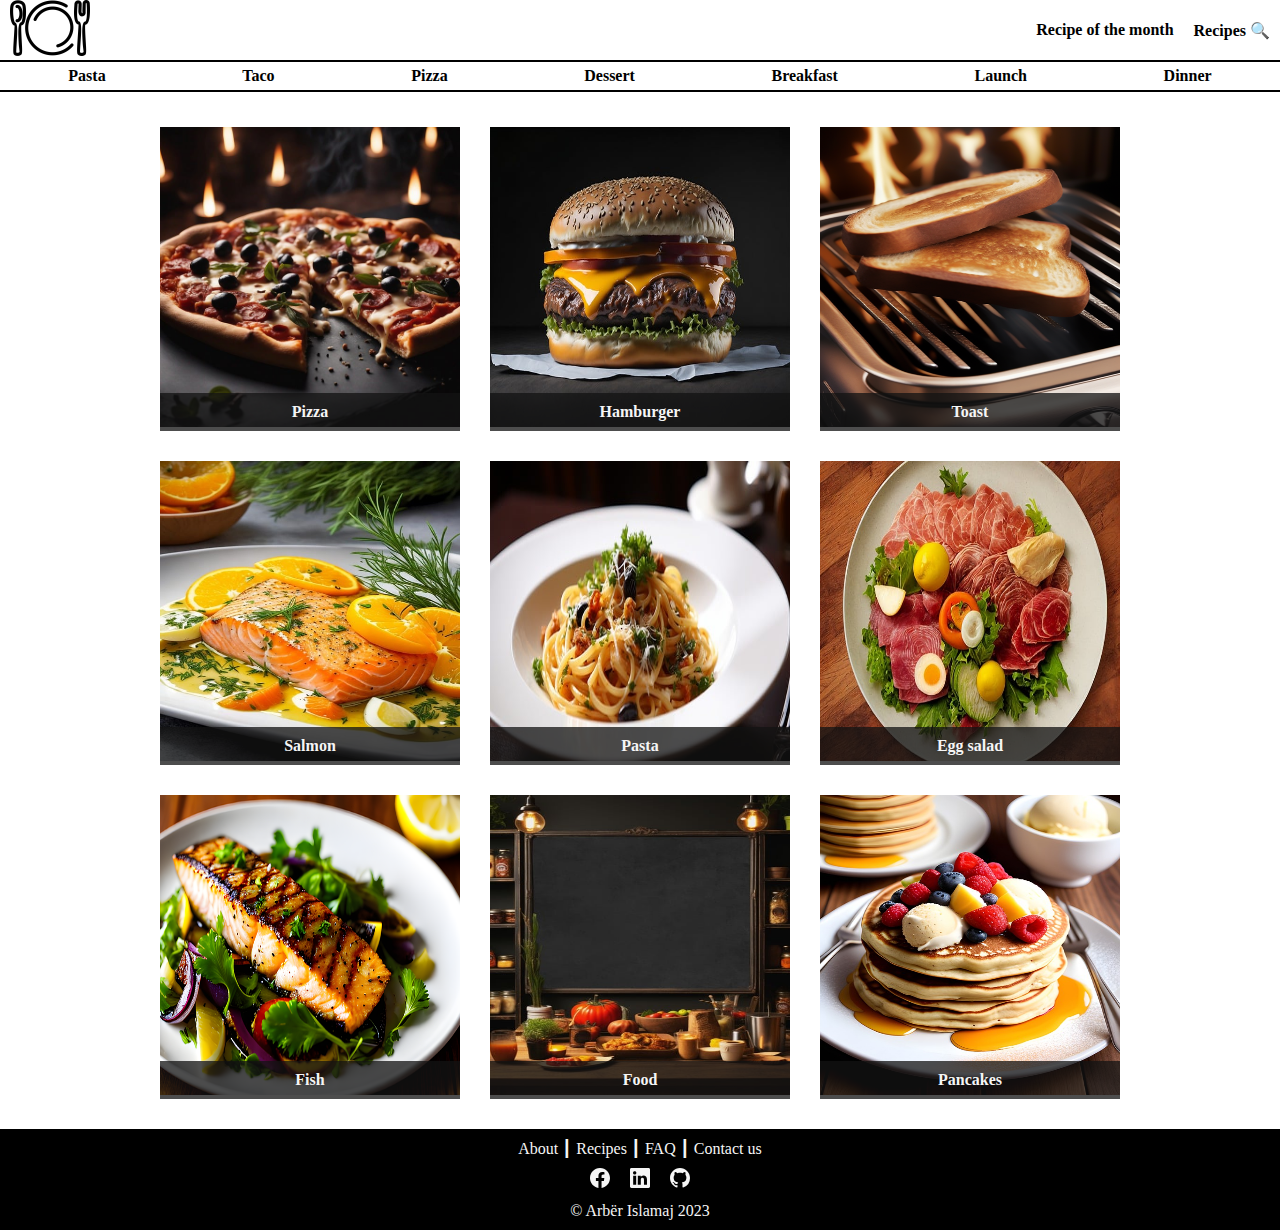
<file: food-blog/index.html>
<!DOCTYPE html>
<html lang="en">
  <head>
    <meta charset="UTF-8" />
    <meta name="viewport" content="width=device-width, initial-scale=1.0" />
    <title>Food Blog</title>
    <link
      href="https://cdn.jsdelivr.net/npm/bootstrap@5.3.2/dist/css/bootstrap.min.css"
      rel="stylesheet"
      integrity="sha384-T3c6CoIi6uLrA9TneNEoa7RxnatzjcDSCmG1MXxSR1GAsXEV/Dwwykc2MPK8M2HN"
      crossorigin="anonymous"
    />
    <link rel="stylesheet" href="style.css" type="text/css" />
  </head>

  <body>
    <div class="navbar">
      <a href="index.html"><img src="logo.png" alt="" /></a>
      <nav>
        <a href="recipe-of-the-month.html"><b>Recipe of the month</b></a>
        <a href="index.html"><b>Recipes &#x1F50D;</b></a>
      </nav>
    </div>
    <div class="menu">
      <a href="#"><li>Pasta</li></a>
      <a href="#"><li>Taco</li></a>
      <a href="#"><li>Pizza</li></a>
      <a href="#"><li>Dessert</li></a>
      <a href="#"><li>Breakfast</li></a>
      <a href="#"><li>Launch</li></a>
      <a href="#"><li>Dinner</li></a>
    </div>
    <div class="big">
      <div class="container">
        <div>
          <img id="one" src="pizza.jpg" alt="" />
          <a href="#">
            <p><b>Pizza</b></p>
          </a>
        </div>
        <div>
          <img id="two" src="hamburger.jpg" alt="" />
          <a href="#">
            <p><b>Hamburger</b></p>
          </a>
        </div>
        <div>
          <img id="thr" src="toast.png" alt="" />
          <a href="#">
            <p><b>Toast</b></p>
          </a>
        </div>
        <div>
          <img id="fou" src="salmon.jpg" alt="" />
          <a href="#">
            <p><b>Salmon</b></p>
          </a>
        </div>
        <div>
          <img id="fiv" src="pasta.jpg" alt="" />
          <a href="#">
            <p><b>Pasta</b></p>
          </a>
        </div>
        <div>
          <img id="six" src="egg_salat.jpg" alt="" />
          <a href="#">
            <p><b>Egg salad</b></p>
          </a>
        </div>
        <div>
          <img id="sev" src="fish.png" alt="" />
          <a href="#">
            <p><b>Fish</b></p>
          </a>
        </div>
        <div>
          <img id="eig" src="food.jpg" alt="" />
          <a href="#">
            <p><b>Food</b></p>
          </a>
        </div>
        <div>
          <img id="nin" src="pancakes.jpg" alt="" />
          <a href="#">
            <p><b>Pancakes</b></p>
          </a>
        </div>
      </div>
    </div>
    <footer>
      <div class="links">
        <a href="about.html">About </a>
        <span>┃</span>
        <a href="#">Recipes</a>
        <span>┃</span>
        <a href="about.html">FAQ</a>
        <span>┃</span>
        <a href="https://codefactory.wien/en/contact-en/">Contact us</a>
      </div>
      <div class="social">
        <a href="#">
          <svg
            xmlns="http://www.w3.org/2000/svg"
            width="20"
            height="20"
            fill="currentColor"
            class="bi bi-facebook"
            viewBox="0 0 16 16"
          >
            <path
              d="M16 8.049c0-4.446-3.582-8.05-8-8.05C3.58 0-.002 3.603-.002 8.05c0 4.017 2.926 7.347 6.75 7.951v-5.625h-2.03V8.05H6.75V6.275c0-2.017 1.195-3.131 3.022-3.131.876 0 1.791.157 1.791.157v1.98h-1.009c-.993 0-1.303.621-1.303 1.258v1.51h2.218l-.354 2.326H9.25V16c3.824-.604 6.75-3.934 6.75-7.951z"
            />
          </svg>
        </a>
        <a href="#">
          <svg
            xmlns="http://www.w3.org/2000/svg"
            width="20"
            height="20"
            fill="currentColor"
            class="bi bi-linkedin"
            viewBox="0 0 16 16"
          >
            <path
              d="M0 1.146C0 .513.526 0 1.175 0h13.65C15.474 0 16 .513 16 1.146v13.708c0 .633-.526 1.146-1.175 1.146H1.175C.526 16 0 15.487 0 14.854V1.146zm4.943 12.248V6.169H2.542v7.225h2.401zm-1.2-8.212c.837 0 1.358-.554 1.358-1.248-.015-.709-.52-1.248-1.342-1.248-.822 0-1.359.54-1.359 1.248 0 .694.521 1.248 1.327 1.248h.016zm4.908 8.212V9.359c0-.216.016-.432.08-.586.173-.431.568-.878 1.232-.878.869 0 1.216.662 1.216 1.634v3.865h2.401V9.25c0-2.22-1.184-3.252-2.764-3.252-1.274 0-1.845.7-2.165 1.193v.025h-.016a5.54 5.54 0 0 1 .016-.025V6.169h-2.4c.03.678 0 7.225 0 7.225h2.4z"
            />
          </svg>
        </a>
        <a href="#">
          <svg
            xmlns="http://www.w3.org/2000/svg"
            width="20"
            height="20"
            fill="currentColor"
            class="bi bi-github"
            viewBox="0 0 16 16"
          >
            <path
              d="M8 0C3.58 0 0 3.58 0 8c0 3.54 2.29 6.53 5.47 7.59.4.07.55-.17.55-.38 0-.19-.01-.82-.01-1.49-2.01.37-2.53-.49-2.69-.94-.09-.23-.48-.94-.82-1.13-.28-.15-.68-.52-.01-.53.63-.01 1.08.58 1.23.82.72 1.21 1.87.87 2.33.66.07-.52.28-.87.51-1.07-1.78-.2-3.64-.89-3.64-3.95 0-.87.31-1.59.82-2.15-.08-.2-.36-1.02.08-2.12 0 0 .67-.21 2.2.82.64-.18 1.32-.27 2-.27.68 0 1.36.09 2 .27 1.53-1.04 2.2-.82 2.2-.82.44 1.1.16 1.92.08 2.12.51.56.82 1.27.82 2.15 0 3.07-1.87 3.75-3.65 3.95.29.25.54.73.54 1.48 0 1.07-.01 1.93-.01 2.2 0 .21.15.46.55.38A8.012 8.012 0 0 0 16 8c0-4.42-3.58-8-8-8z"
            />
          </svg>
        </a>
      </div>
      <div class="copyright">© Arbër Islamaj 2023</div>
    </footer>
    <script
      src="https://cdn.jsdelivr.net/npm/bootstrap@5.3.2/dist/js/bootstrap.bundle.min.js"
      integrity="sha384-C6RzsynM9kWDrMNeT87bh95OGNyZPhcTNXj1NW7RuBCsyN/o0jlpcV8Qyq46cDfL"
      crossorigin="anonymous"
    ></script>
  </body>
</html>
</file>
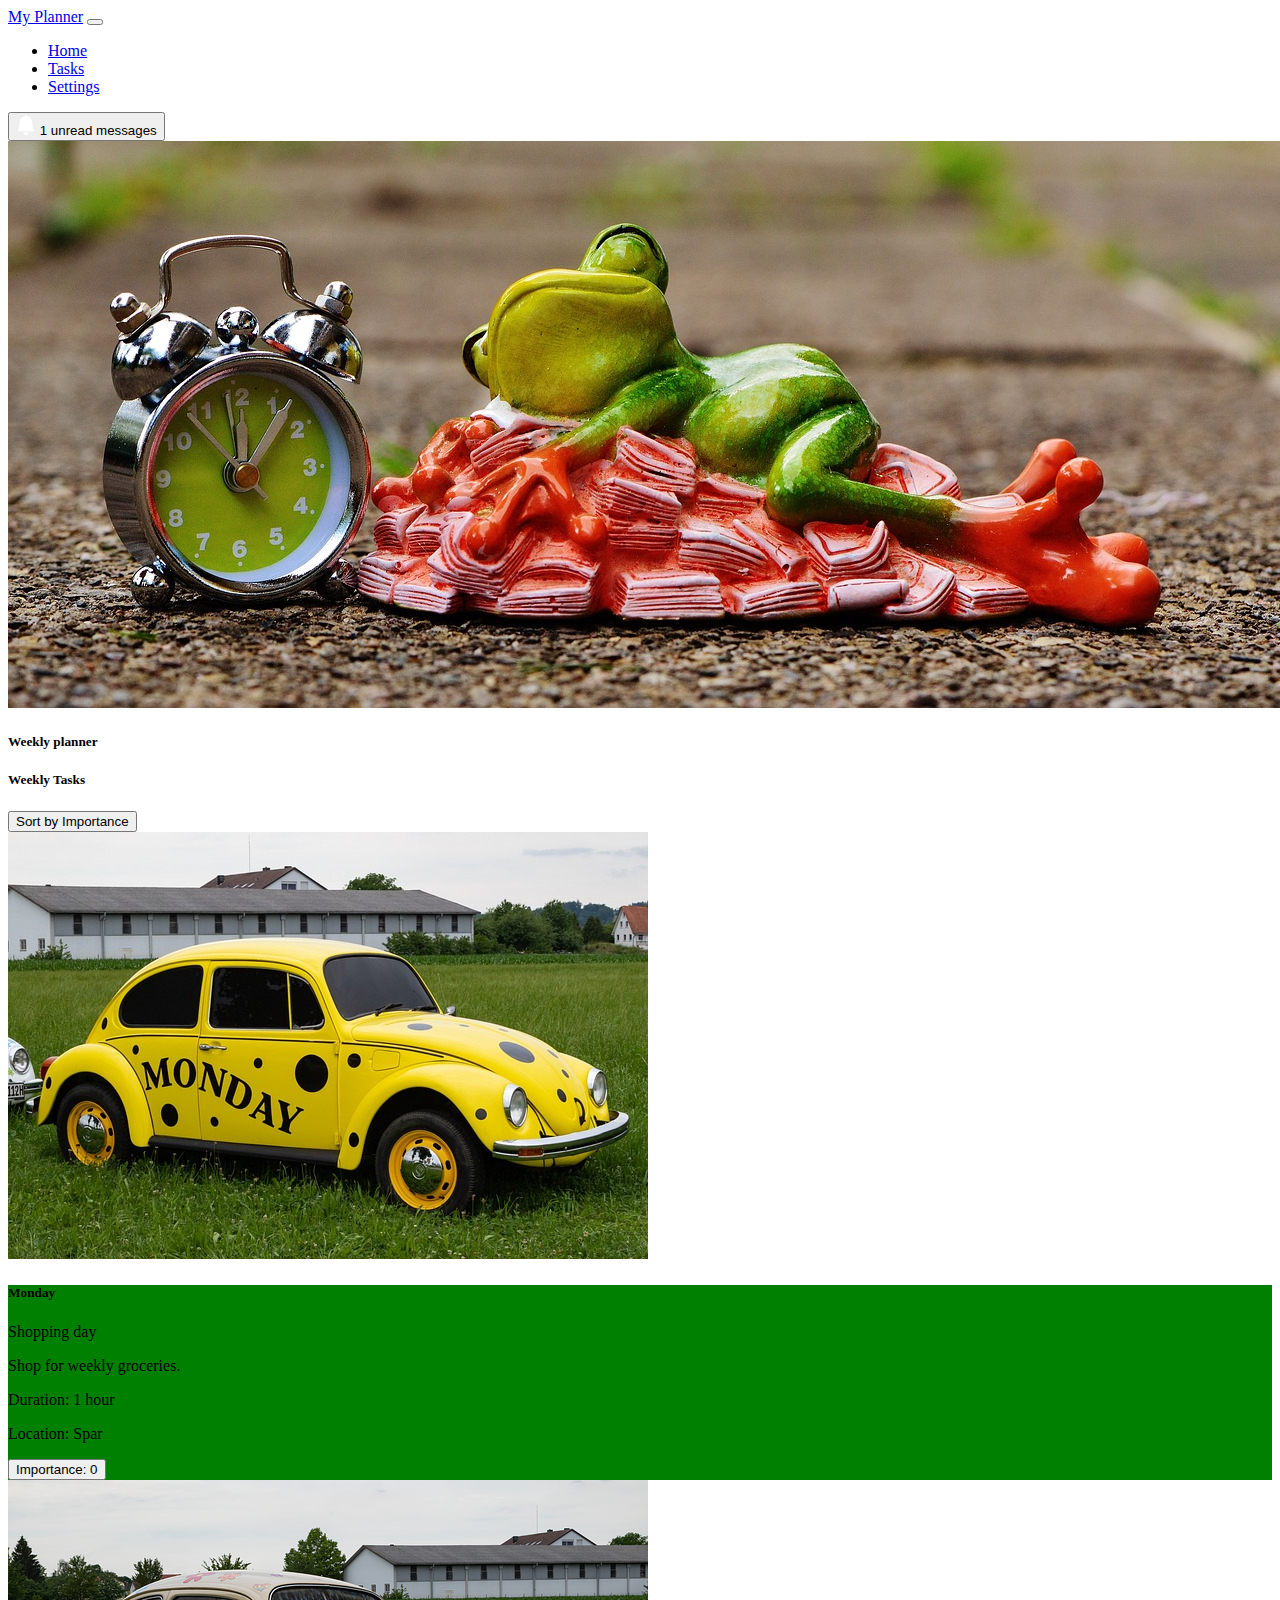
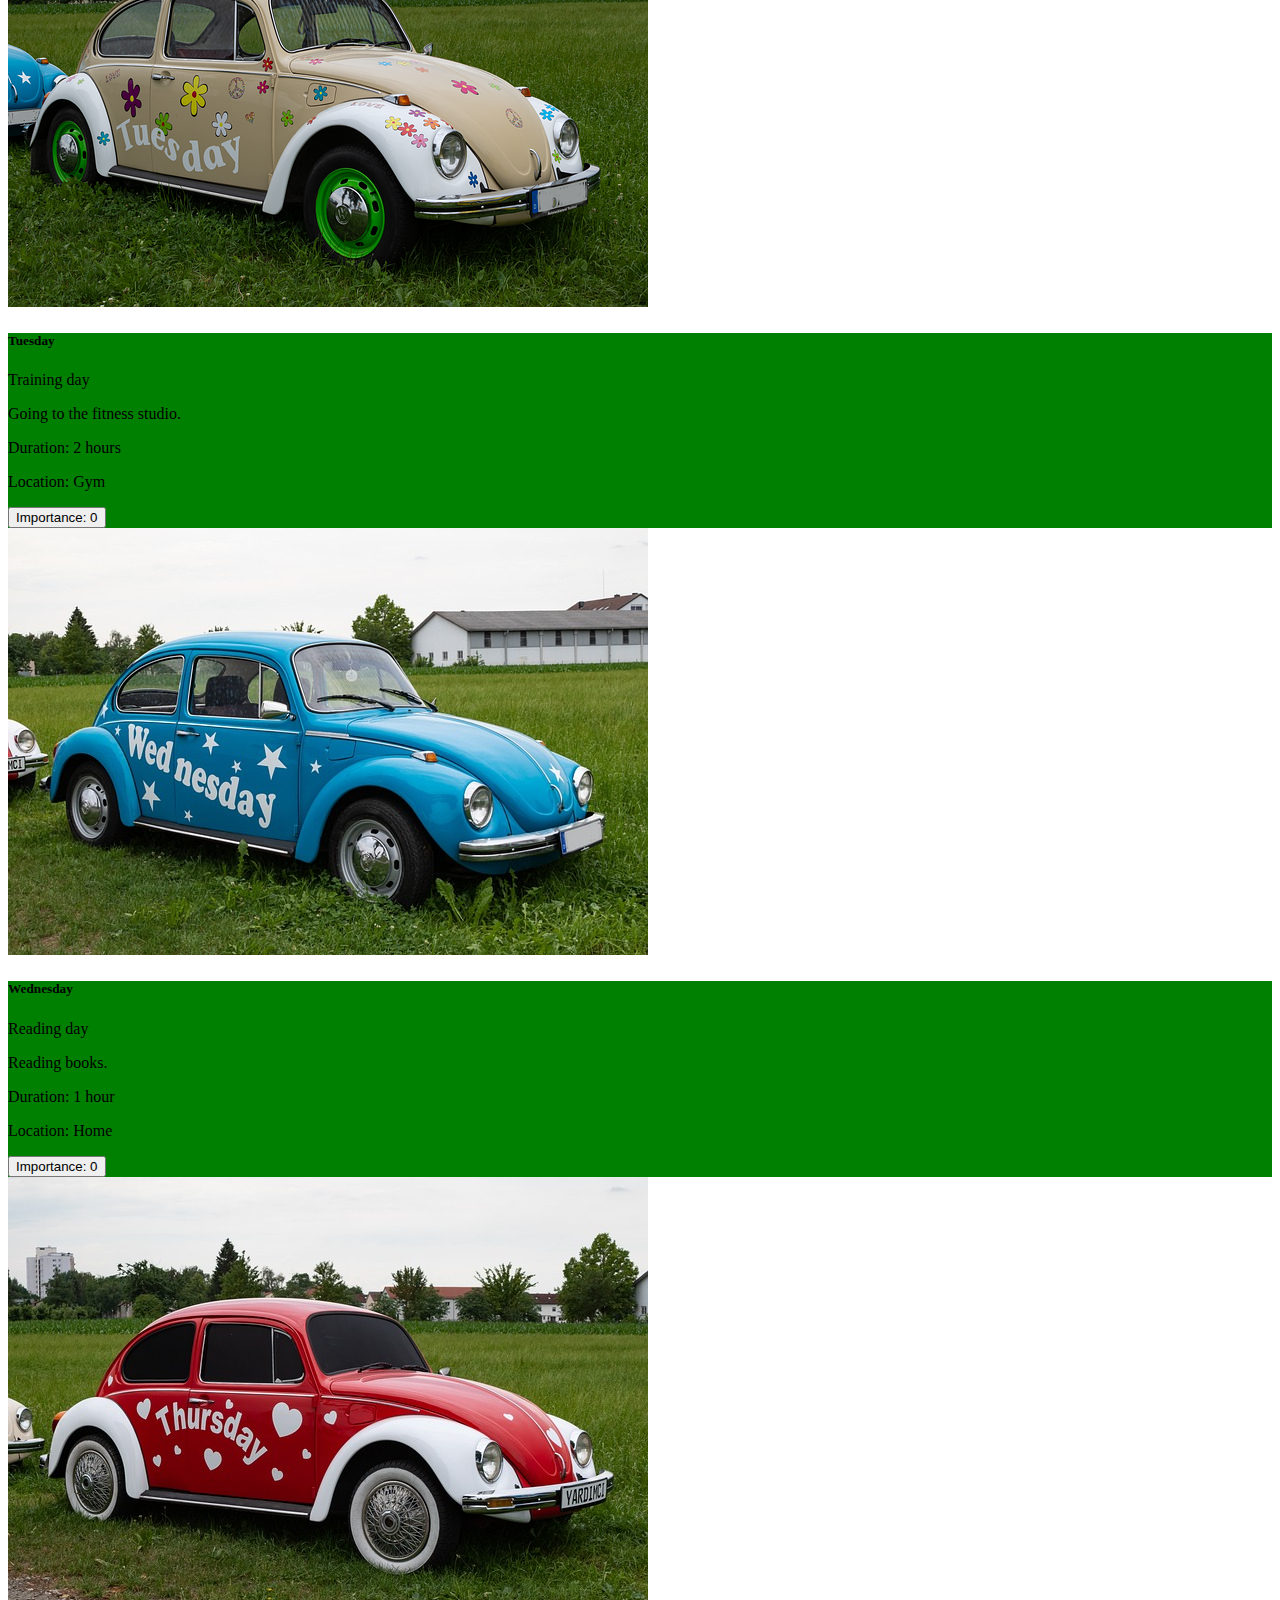
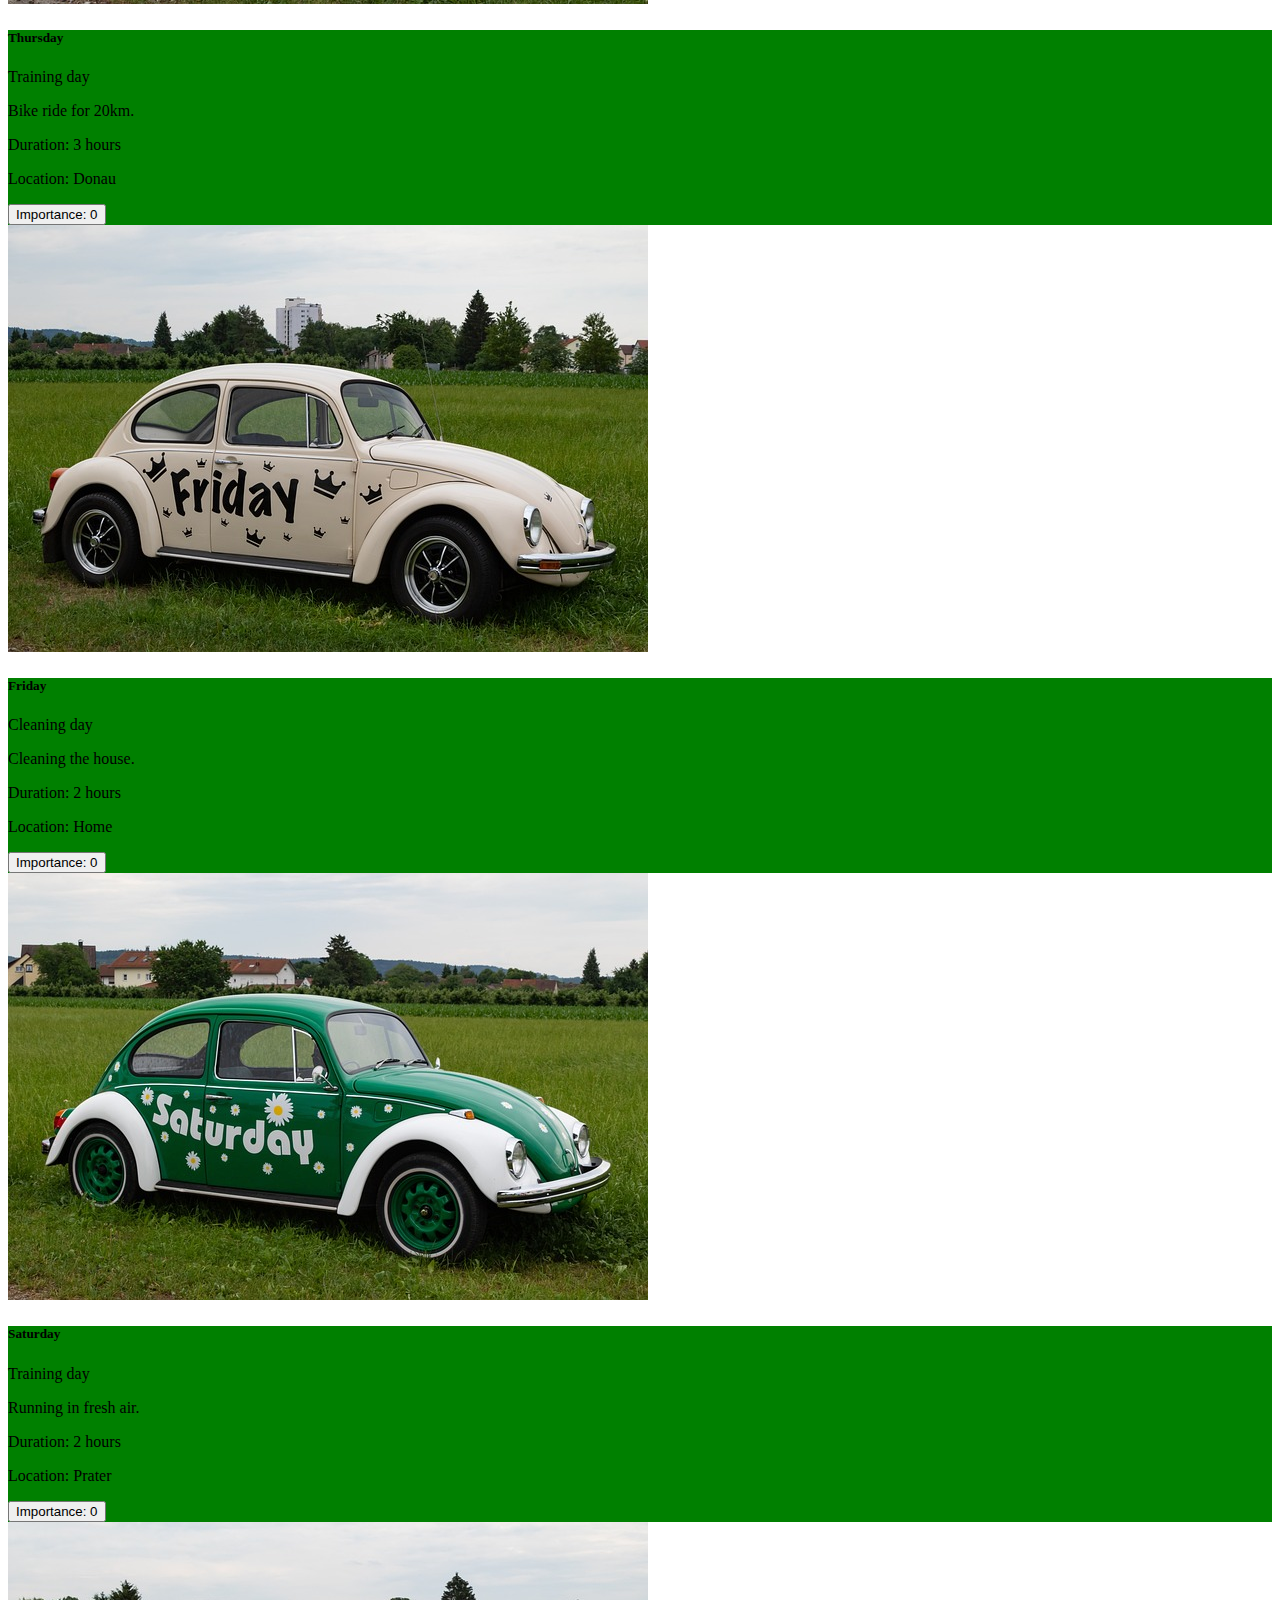
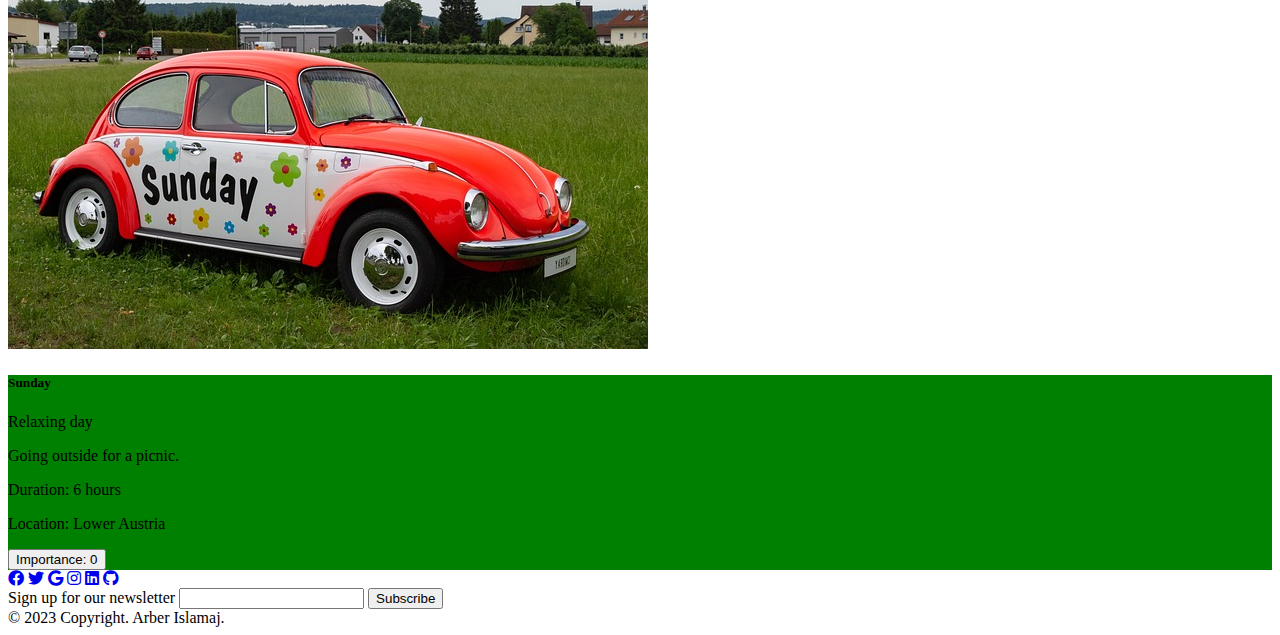
<file: weekly-schedule/index.html>
<!DOCTYPE html>
<html lang="en">
  <head>
    <meta charset="UTF-8" />
    <meta name="viewport" content="width=device-width, initial-scale=1.0" />
    <title>Code Review 2</title>

    <link
      href="https://cdn.jsdelivr.net/npm/bootstrap@5.3.2/dist/css/bootstrap.min.css"
      rel="stylesheet"
      integrity="sha384-T3c6CoIi6uLrA9TneNEoa7RxnatzjcDSCmG1MXxSR1GAsXEV/Dwwykc2MPK8M2HN"
      crossorigin="anonymous"
    />

    <link
      rel="stylesheet"
      href="https://cdnjs.cloudflare.com/ajax/libs/font-awesome/5.15.3/css/all.min.css"
    />

    <link type="text/css" href="./CSS/style.scss" />
  </head>
  <body>
    <!-- Building the navbar -->

    <nav
      class="ps-3 navbar navbar-expand-lg bg-body-tertiary bg-dark border-bottom border-body"
      data-bs-theme="dark"
    >
      <div class="container-fluid p-1">
        <a class="navbar-brand" href="#">My Planner</a>
        <button
          class="navbar-toggler"
          type="button"
          data-bs-toggle="collapse"
          data-bs-target="#navbarScroll"
          aria-controls="navbarScroll"
          aria-expanded="false"
          aria-label="Toggle navigation"
        >
          <span class="navbar-toggler-icon"></span>
        </button>
        <div class="collapse navbar-collapse" id="navbarScroll">
          <ul
            class="navbar-nav me-auto my-2 my-lg-0 navbar-nav-scroll"
            style="--bs-scroll-height: 100px"
          >
            <li class="nav-item">
              <a class="nav-link" href="#">Home</a>
            </li>
            <li class="nav-item">
              <a class="nav-link" href="#">Tasks</a>
            </li>
            <li class="nav-item">
              <a class="nav-link" href="#">Settings</a>
            </li>
          </ul>

          <button type="button" class="btn btn-black position-relative me-5">
            <svg
              xmlns="http://www.w3.org/2000/svg"
              width="20"
              height="20"
              fill="White"
              class="bi bi-bell-fill"
              viewBox="0 0 16 16"
            >
              <path
                d="M8 16a2 2 0 0 0 2-2H6a2 2 0 0 0 2 2zm.995-14.901a1 1 0 1 0-1.99 0A5.002 5.002 0 0 0 3 6c0 1.098-.5 6-2 7h14c-1.5-1-2-5.902-2-7 0-2.42-1.72-4.44-4.005-4.901z"
              />
            </svg>
            <span
              class="position-absolute top-50 start-100 translate-middle badge rounded-pill bg-danger"
              >1 <span class="visually-hidden">unread messages</span></span
            >
          </button>
        </div>
      </div>
    </nav>

    <!-- Hero section -->

    <div class="position-relative">
      <img class="w-100 vw-50" src="images/time.jpg" />
      <h5
        class="position-absolute top-50 start-50 translate-middle p-4 bg-black bg-opacity-50 text-white"
      >
        Weekly planner
      </h5>
    </div>

    <!-- Sort button -->

    <div class="d-flex justify-content-around">
      <h5 class="d-flex align-items-center">Weekly Tasks</h5>
      <button class="m-3 btn btn-warning" id="smt">Sort by Importance</button>
    </div>

    <!-- Bootstrap card -->

    <div class="container w-75">
      <div
        class="row row-cols-lg-3 row-cols-md-2 row-cols-sm-1 row-cols-xs-1"
        id="result"
      ></div>
    </div>

    <!-- Footer section -->

    <footer class="navbar navbar-dark bg-dark">
      <div class="container d-flex flex-column">
        <!-- Icons -->

        <div class="social-icons p-2 d-flex gap-3">
          <a href="#" class="social-icon text-white"
            ><i class="fab fa-facebook border p-1"></i
          ></a>
          <a href="#" class="social-icon text-white"
            ><i class="fab fa-twitter border p-1"></i
          ></a>
          <a href="#" class="social-icon text-white"
            ><i class="fab fa-google border p-1"></i
          ></a>
          <a href="#" class="social-icon text-white"
            ><i class="fab fa-instagram border p-1"></i
          ></a>
          <a href="#" class="social-icon text-white"
            ><i class="fab fa-linkedin border p-1"></i
          ></a>
          <a href="#" class="social-icon text-white"
            ><i class="fab fa-github border p-1"></i
          ></a>
        </div>

        <!-- Newsletter -->

        <div class="row text-center p-2">
          <form action="">
            <label for="email" class="text-white p-3"
              >Sign up for our newsletter</label
            >
            <input type="email" name="email" placeholder="" />
            <input
              class="text-white bg-dark border m-3"
              type="submit"
              value="Subscribe"
            />
          </form>
        </div>

        <!-- Copyright -->

        <div class="row p-2">
          <div class="col-md-12 text-center">
            <span class="navbar-text">
              &copy; 2023 Copyright. Arber Islamaj.
            </span>
          </div>
        </div>
      </div>
    </footer>

    <script
      src="https://cdn.jsdelivr.net/npm/bootstrap@5.3.2/dist/js/bootstrap.bundle.min.js"
      integrity="sha384-C6RzsynM9kWDrMNeT87bh95OGNyZPhcTNXj1NW7RuBCsyN/o0jlpcV8Qyq46cDfL"
      crossorigin="anonymous"
    ></script>
    <script src="./JS/data.js"></script>
    <script src="./JS/main.js"></script>
  </body>
</html>
</file>
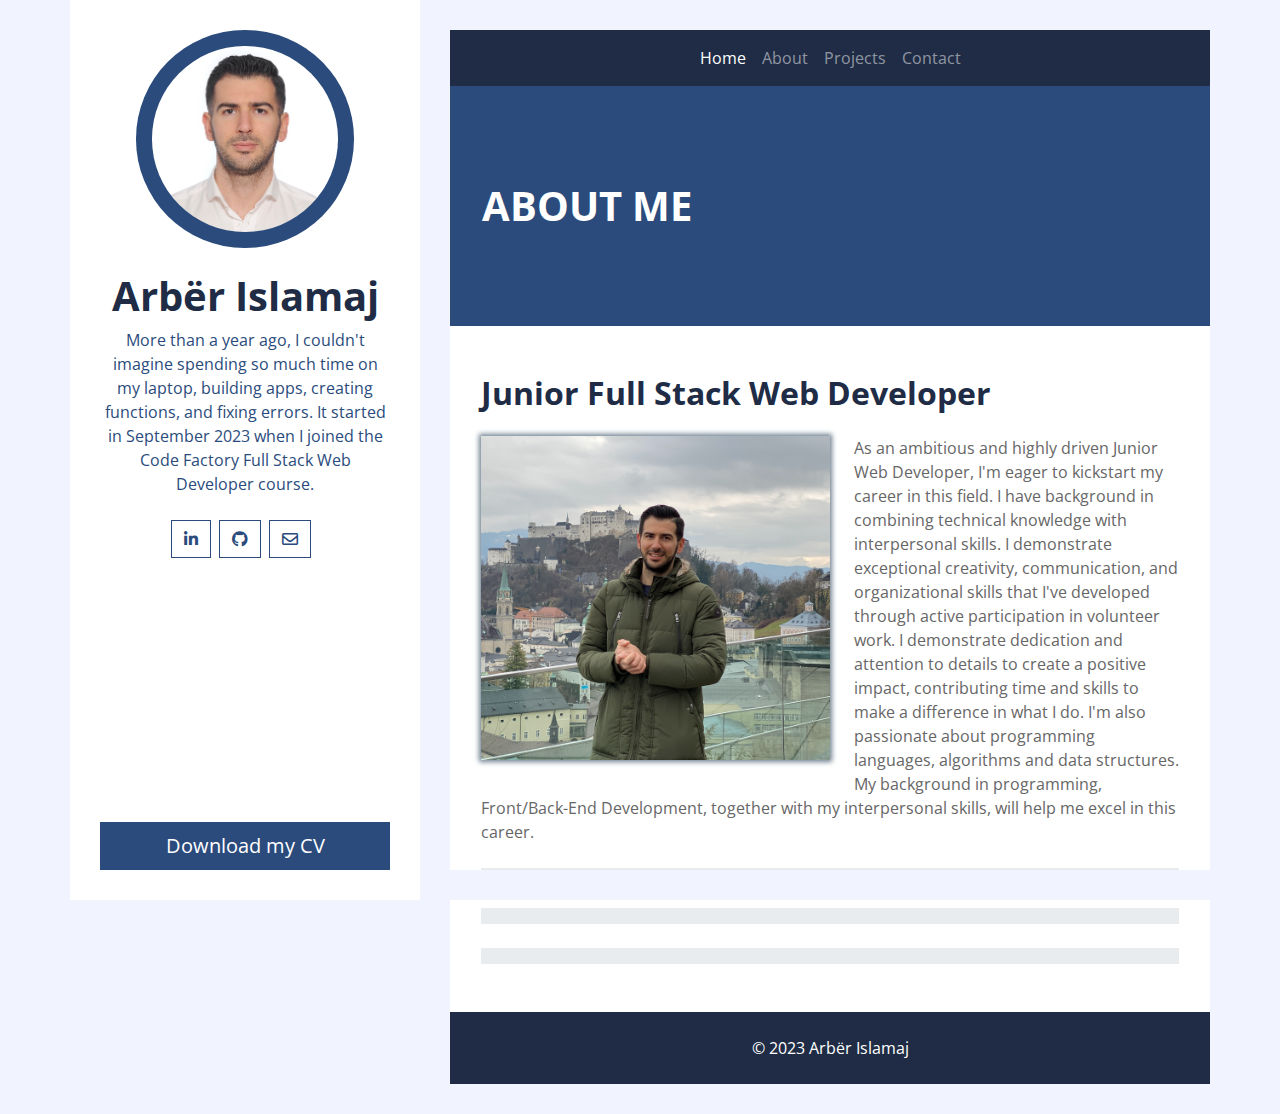
<file: about.html>
<!DOCTYPE html>
<html lang="en">
  <head>
    <meta charset="utf-8" />
    <title>Arbër Islamaj</title>
    <meta content="width=device-width, initial-scale=1.0" name="viewport" />
    <meta content="Free Website Template" name="keywords" />
    <meta content="Free Website Template" name="description" />

    <!-- Favicon -->
    <link href="img/favicon.ico" rel="icon" />

    <!-- Google Fonts -->
    <link
      href="https://fonts.googleapis.com/css2?family=Open+Sans:300;400;600;700;800&display=swap"
      rel="stylesheet"
    />

    <!-- Font Awesome -->
    <link
      href="https://cdnjs.cloudflare.com/ajax/libs/font-awesome/5.10.0/css/all.min.css"
      rel="stylesheet"
    />

    <!-- Customized Bootstrap Stylesheet -->
    <link href="css/style.css" rel="stylesheet" />
  </head>

  <body>
    <div class="wrapper">
      <div class="sidebar">
        <div
          class="sidebar-text d-flex flex-column h-100 justify-content-center text-center"
        >
          <a href="./contact.html">
            <img
              class="mx-auto d-block w-75 bg-primary img-fluid rounded-circle mb-4 p-3"
              src="img/profile.jpg"
              alt="Image"
            />
          </a>
          <a class="text-decoration-none" href="./projects.html">
            <h1 class="font-weight-bold">Arbër Islamaj</h1>
          </a>
          <a class="text-decoration-none" href="./about.html">
            <p class="mb-4">
              More than a year ago, I couldn't imagine spending so much time on
              my laptop, building apps, creating functions, and fixing errors.
              It started in September 2023 when I joined the Code Factory Full
              Stack Web Developer course.
            </p>
          </a>
          <div class="d-flex justify-content-center mb-5">
            <a
              target="_blank"
              class="btn btn-outline-primary mr-2"
              href="https://www.linkedin.com/in/arb%C3%ABr-islamaj-0723b6143/"
            >
              <i class="fab fa-linkedin-in"></i>
            </a>
            <a
              target="_blank"
              class="btn btn-outline-primary mr-2"
              href="https://github.com/MrArbri"
            >
              <i class="fab fa-github"></i>
            </a>
            <a
              target=""
              class="btn btn-outline-primary mr-2"
              href="./contact.html"
            >
              <i class="far fa-envelope"></i>
            </a>
          </div>
          <a
            href="/simpleCV.docx"
            download=""
            class="myCV btn btn-lg btn-block btn-primary mt-auto"
          >
            Download my CV
          </a>
        </div>
        <div
          class="sidebar-icon d-flex flex-column h-100 justify-content-center text-right"
        >
          <i class="fas fa-2x fa-angle-double-right text-primary"></i>
        </div>
      </div>
      <div class="content">
        <!-- Navbar Start -->
        <div class="container p-0">
          <nav class="navbar navbar-expand-lg bg-secondary navbar-dark">
            <a href="" class="navbar-brand d-block d-lg-none">Navigation</a>
            <button
              type="button"
              class="navbar-toggler"
              data-toggle="collapse"
              data-target="#navbarCollapse"
            >
              <span class="navbar-toggler-icon"></span>
            </button>
            <div
              class="collapse navbar-collapse justify-content-between"
              id="navbarCollapse"
            >
              <div class="navbar-nav m-auto">
                <a href="index.html" class="nav-item nav-link active">Home</a>
                <a href="about.html" class="nav-item nav-link">About</a>
                <a href="projects.html" class="nav-item nav-link">Projects</a>
                <a href="contact.html" class="nav-item nav-link">Contact</a>
              </div>
            </div>
          </nav>
        </div>
        <!-- Navbar End -->

        <!-- Page Header Start -->
        <div class="container py-5 px-2 bg-primary">
          <div class="row py-5 px-4">
            <div class="col-sm-6 text-center text-md-left">
              <h1
                class="mb-3 mb-md-0 text-white text-uppercase font-weight-bold"
              >
                About Me
              </h1>
            </div>
          </div>
        </div>
        <!-- Page Header End -->

        <!-- About Start -->
        <div class="container bg-white pt-5">
          <div class="row px-3 pb-5">
            <div class="col-md-12">
              <h2 class="mb-4 font-weight-bold">
                Junior Full Stack Web Developer
              </h2>
              <img
                class="myAbout img-fluid float-left w-50 mr-4 mb-3"
                src="./img/about.png"
                alt="About image"
              />
              <p class="m-0">
                As an ambitious and highly driven Junior Web Developer, I'm
                eager to kickstart my career in this field. I have background in
                combining technical knowledge with interpersonal skills. I
                demonstrate exceptional creativity, communication, and
                organizational skills that I've developed through active
                participation in volunteer work. I demonstrate dedication and
                attention to details to create a positive impact, contributing
                time and skills to make a difference in what I do. I'm also
                passionate about programming languages, algorithms and data
                structures. My background in programming, Front/Back-End
                Development, together with my interpersonal skills, will help me
                excel in this career.
              </p>
            </div>
            <div class="col-md-12 pt-4">
              <div class="d-flex flex-column skills">
                <div class="progress w-100 mb-4">
                  <div
                    class="progress-bar"
                    role="progressbar"
                    aria-valuenow="80"
                    aria-valuemin="0"
                    aria-valuemax="100"
                  >
                    Adaptability
                  </div>
                </div>
                <div class="progress w-100 mb-4">
                  <div
                    class="progress-bar"
                    role="progressbar"
                    aria-valuenow="90"
                    aria-valuemin="0"
                    aria-valuemax="100"
                  >
                    Research
                  </div>
                </div>
                <div class="progress w-100">
                  <div
                    class="progress-bar"
                    role="progressbar"
                    aria-valuenow="100"
                    aria-valuemin="0"
                    aria-valuemax="100"
                  >
                    Editing
                  </div>
                </div>
              </div>
            </div>
          </div>
        </div>
        <!-- About End -->

        <!-- Footer Start -->
        <div class="container py-4 bg-secondary text-center">
          <p class="m-0 text-white">
            &copy;
            <a class="text-white font-weight-bold" href="#"></a>
            2023 Arbër Islamaj
          </p>
        </div>
        <!-- Footer End -->
      </div>
    </div>

    <!-- Back to Top -->
    <a href="#" class="back-to-top"><i class="fa fa-angle-double-up"></i></a>

    <!-- JavaScript Libraries -->
    <script src="https://code.jquery.com/jquery-3.4.1.min.js"></script>
    <script src="https://stackpath.bootstrapcdn.com/bootstrap/4.4.1/js/bootstrap.bundle.min.js"></script>
    <script src="lib/easing/easing.min.js"></script>
    <script src="lib/waypoints/waypoints.min.js"></script>

    <!-- Contact Javascript File -->
    <script src="mail/jqBootstrapValidation.min.js"></script>
    <script src="mail/contact.js"></script>

    <!-- Template Javascript -->
    <script src="js/main.js"></script>
  </body>
</html>
</file>
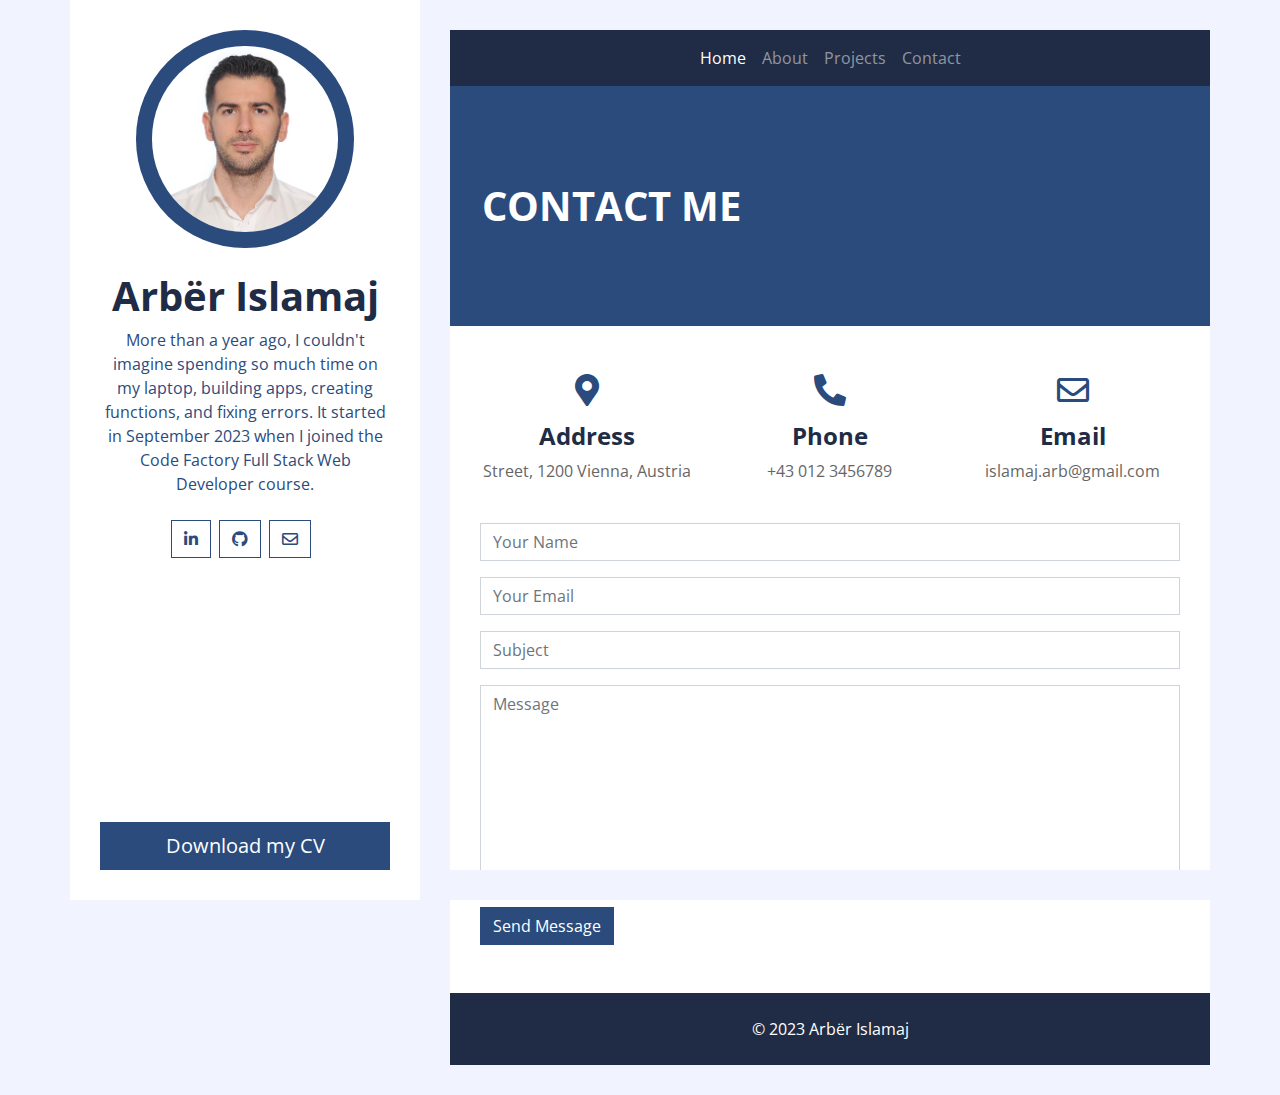
<file: contact.html>
<!DOCTYPE html>
<html lang="en">
  <head>
    <meta charset="utf-8" />
    <title>Arbër Islamaj</title>
    <meta content="width=device-width, initial-scale=1.0" name="viewport" />
    <meta content="Free Website Template" name="keywords" />
    <meta content="Free Website Template" name="description" />

    <!-- Favicon -->
    <link href="img/favicon.ico" rel="icon" />

    <!-- Google Fonts -->
    <link
      href="https://fonts.googleapis.com/css2?family=Open+Sans:300;400;600;700;800&display=swap"
      rel="stylesheet"
    />

    <!-- Font Awesome -->
    <link
      href="https://cdnjs.cloudflare.com/ajax/libs/font-awesome/5.10.0/css/all.min.css"
      rel="stylesheet"
    />

    <!-- Customized Bootstrap Stylesheet -->
    <link href="css/style.css" rel="stylesheet" />
  </head>

  <body>
    <div class="wrapper">
      <div class="sidebar">
        <div
          class="sidebar-text d-flex flex-column h-100 justify-content-center text-center"
        >
          <a href="./contact.html">
            <img
              class="mx-auto d-block w-75 bg-primary img-fluid rounded-circle mb-4 p-3"
              src="img/profile.jpg"
              alt="Image"
            />
          </a>
          <a class="text-decoration-none" href="./projects.html">
            <h1 class="font-weight-bold">Arbër Islamaj</h1>
          </a>
          <a class="text-decoration-none" href="./about.html">
            <p class="mb-4">
              More than a year ago, I couldn't imagine spending so much time on
              my laptop, building apps, creating functions, and fixing errors.
              It started in September 2023 when I joined the Code Factory Full
              Stack Web Developer course.
            </p>
          </a>
          <div class="d-flex justify-content-center mb-5">
            <a
              target="_blank"
              class="btn btn-outline-primary mr-2"
              href="https://www.linkedin.com/in/arb%C3%ABr-islamaj-0723b6143/"
            >
              <i class="fab fa-linkedin-in"></i>
            </a>
            <a
              target="_blank"
              class="btn btn-outline-primary mr-2"
              href="https://github.com/MrArbri"
            >
              <i class="fab fa-github"></i>
            </a>
            <a
              target=""
              class="btn btn-outline-primary mr-2"
              href="./contact.html"
            >
              <i class="far fa-envelope"></i>
            </a>
          </div>
          <a
            href="/simpleCV.docx"
            download=""
            class="myCV btn btn-lg btn-block btn-primary mt-auto"
          >
            Download my CV
          </a>
        </div>
        <div
          class="sidebar-icon d-flex flex-column h-100 justify-content-center text-right"
        >
          <i class="fas fa-2x fa-angle-double-right text-primary"></i>
        </div>
      </div>
      <div class="content">
        <!-- Navbar Start -->
        <div class="container p-0">
          <nav class="navbar navbar-expand-lg bg-secondary navbar-dark">
            <a href="" class="navbar-brand d-block d-lg-none">Navigation</a>
            <button
              type="button"
              class="navbar-toggler"
              data-toggle="collapse"
              data-target="#navbarCollapse"
            >
              <span class="navbar-toggler-icon"></span>
            </button>
            <div
              class="collapse navbar-collapse justify-content-between"
              id="navbarCollapse"
            >
              <div class="navbar-nav m-auto">
                <a href="index.html" class="nav-item nav-link active">Home</a>
                <a href="about.html" class="nav-item nav-link">About</a>
                <a href="projects.html" class="nav-item nav-link">Projects</a>
                <a href="contact.html" class="nav-item nav-link">Contact</a>
              </div>
            </div>
          </nav>
        </div>
        <!-- Navbar End -->

        <!-- Page Header Start -->
        <div class="container py-5 px-2 bg-primary">
          <div class="row py-5 px-4">
            <div class="col-sm-6 text-center text-md-left">
              <h1
                class="mb-3 mb-md-0 text-white text-uppercase font-weight-bold"
              >
                Contact Me
              </h1>
            </div>
          </div>
        </div>
        <!-- Page Header End -->

        <!-- Contact Start -->
        <div class="container bg-white pt-5">
          <div class="row px-3 pb-2">
            <div class="col-sm-4 text-center mb-3">
              <i class="fa fa-2x fa-map-marker-alt mb-3 text-primary"></i>
              <h4 class="font-weight-bold">Address</h4>
              <p>Street, 1200 Vienna, Austria</p>
            </div>
            <div class="col-sm-4 text-center mb-3">
              <i class="fa fa-2x fa-phone-alt mb-3 text-primary"></i>
              <h4 class="font-weight-bold">Phone</h4>
              <p>+43 012 3456789</p>
            </div>
            <div class="col-sm-4 text-center mb-3">
              <i class="far fa-2x fa-envelope mb-3 text-primary"></i>
              <h4 class="font-weight-bold">Email</h4>
              <p>islamaj.arb@gmail.com</p>
            </div>
          </div>
          <div class="col-md-12 pb-5">
            <div class="contact-form">
              <div id="success"></div>
              <form name="sentMessage" id="contactForm" novalidate="novalidate">
                <div class="control-group">
                  <input
                    type="text"
                    class="form-control"
                    id="name"
                    placeholder="Your Name"
                    required="required"
                    data-validation-required-message="Please enter your name"
                  />
                  <p class="help-block text-danger"></p>
                </div>
                <div class="control-group">
                  <input
                    type="email"
                    class="form-control"
                    id="email"
                    placeholder="Your Email"
                    required="required"
                    data-validation-required-message="Please enter your email"
                  />
                  <p class="help-block text-danger"></p>
                </div>
                <div class="control-group">
                  <input
                    type="text"
                    class="form-control"
                    id="subject"
                    placeholder="Subject"
                    required="required"
                    data-validation-required-message="Please enter a subject"
                  />
                  <p class="help-block text-danger"></p>
                </div>
                <div class="control-group">
                  <textarea
                    class="form-control"
                    rows="8"
                    id="message"
                    placeholder="Message"
                    required="required"
                    data-validation-required-message="Please enter your message"
                  ></textarea>
                  <p class="help-block text-danger"></p>
                </div>
                <div>
                  <button
                    class="btn btn-primary"
                    type="submit"
                    id="sendMessageButton"
                  >
                    Send Message
                  </button>
                </div>
              </form>
            </div>
          </div>
        </div>
        <!-- Contact End -->

        <!-- Footer Start -->
        <div class="container py-4 bg-secondary text-center">
          <p class="m-0 text-white">
            &copy;
            <a class="text-white font-weight-bold" href="#"></a>
            2023 Arbër Islamaj
          </p>
        </div>
        <!-- Footer End -->
      </div>
    </div>

    <!-- Back to Top -->
    <a href="#" class="back-to-top"><i class="fa fa-angle-double-up"></i></a>

    <!-- JavaScript Libraries -->
    <script src="https://code.jquery.com/jquery-3.4.1.min.js"></script>
    <script src="https://stackpath.bootstrapcdn.com/bootstrap/4.4.1/js/bootstrap.bundle.min.js"></script>
    <script src="lib/easing/easing.min.js"></script>
    <script src="lib/waypoints/waypoints.min.js"></script>

    <!-- Contact Javascript File -->
    <script src="mail/jqBootstrapValidation.min.js"></script>
    <script src="mail/contact.js"></script>

    <!-- Template Javascript -->
    <script src="js/main.js"></script>
  </body>
</html>
</file>
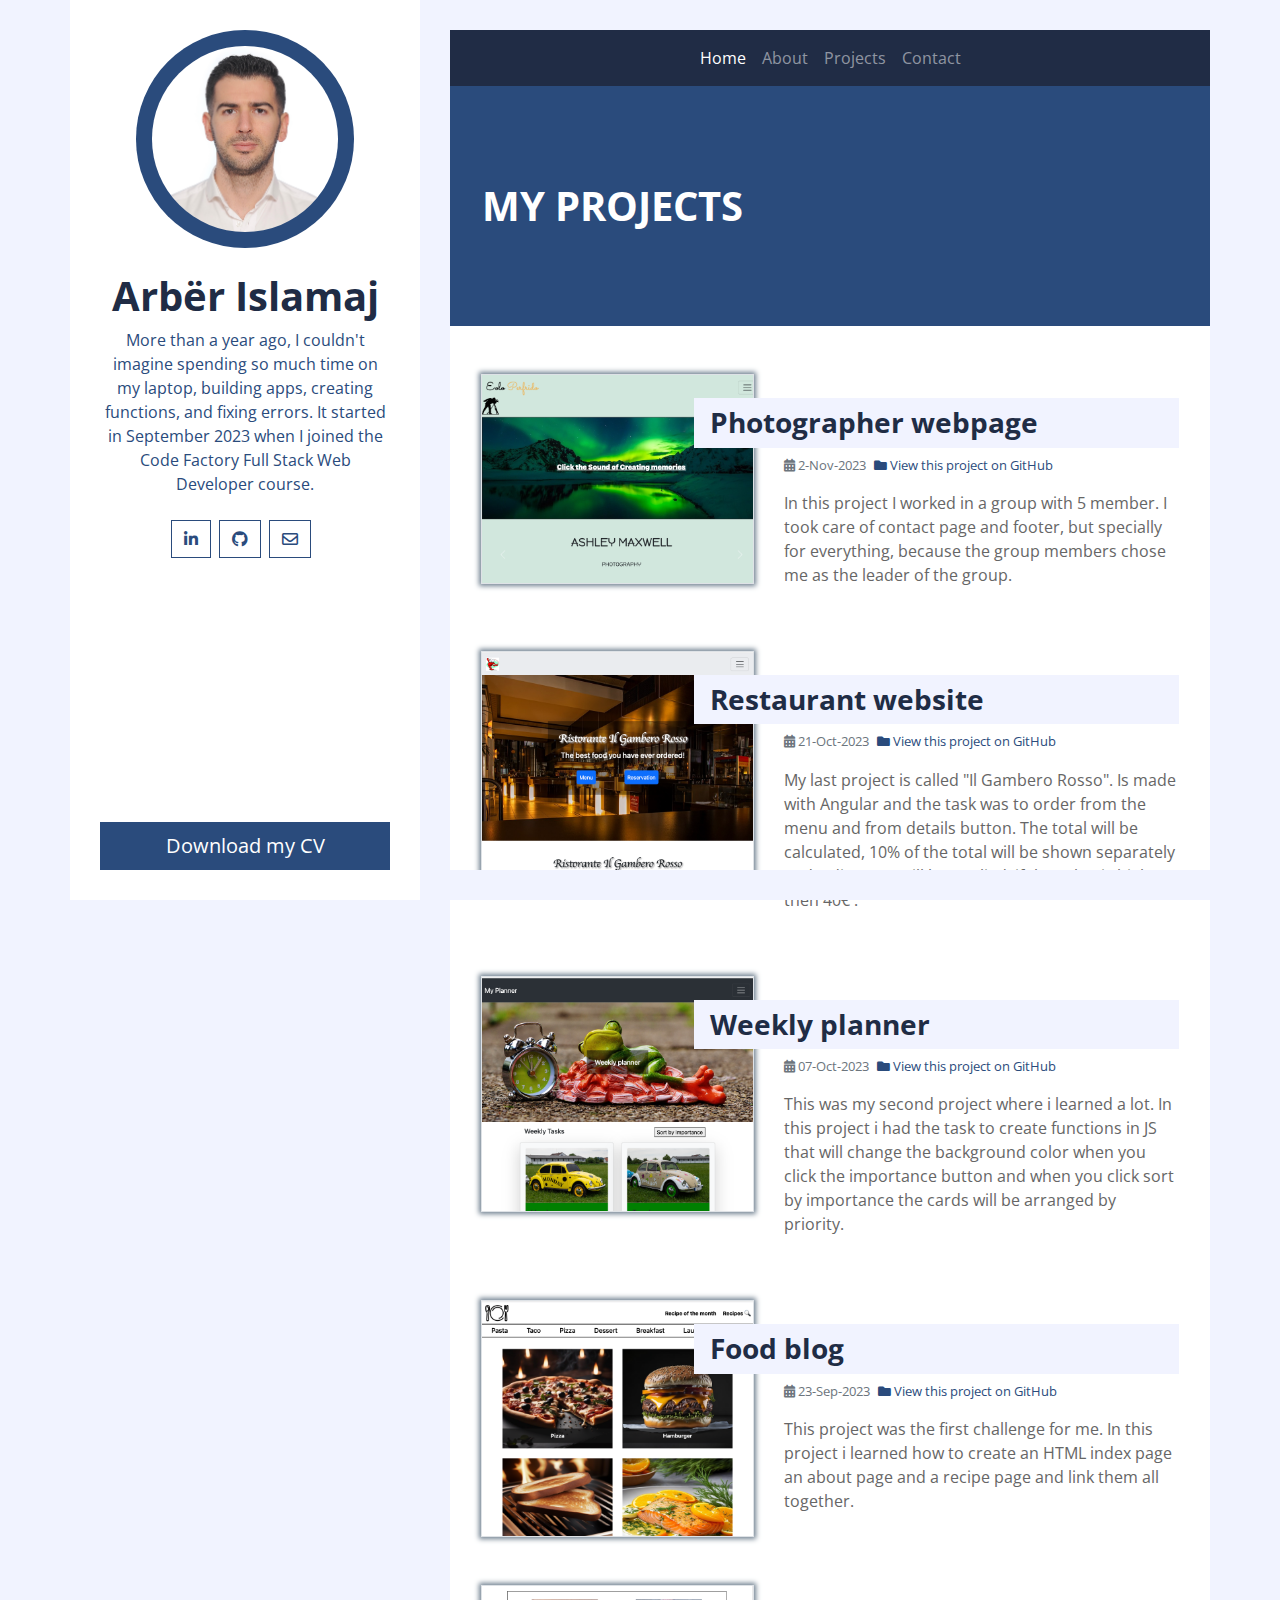
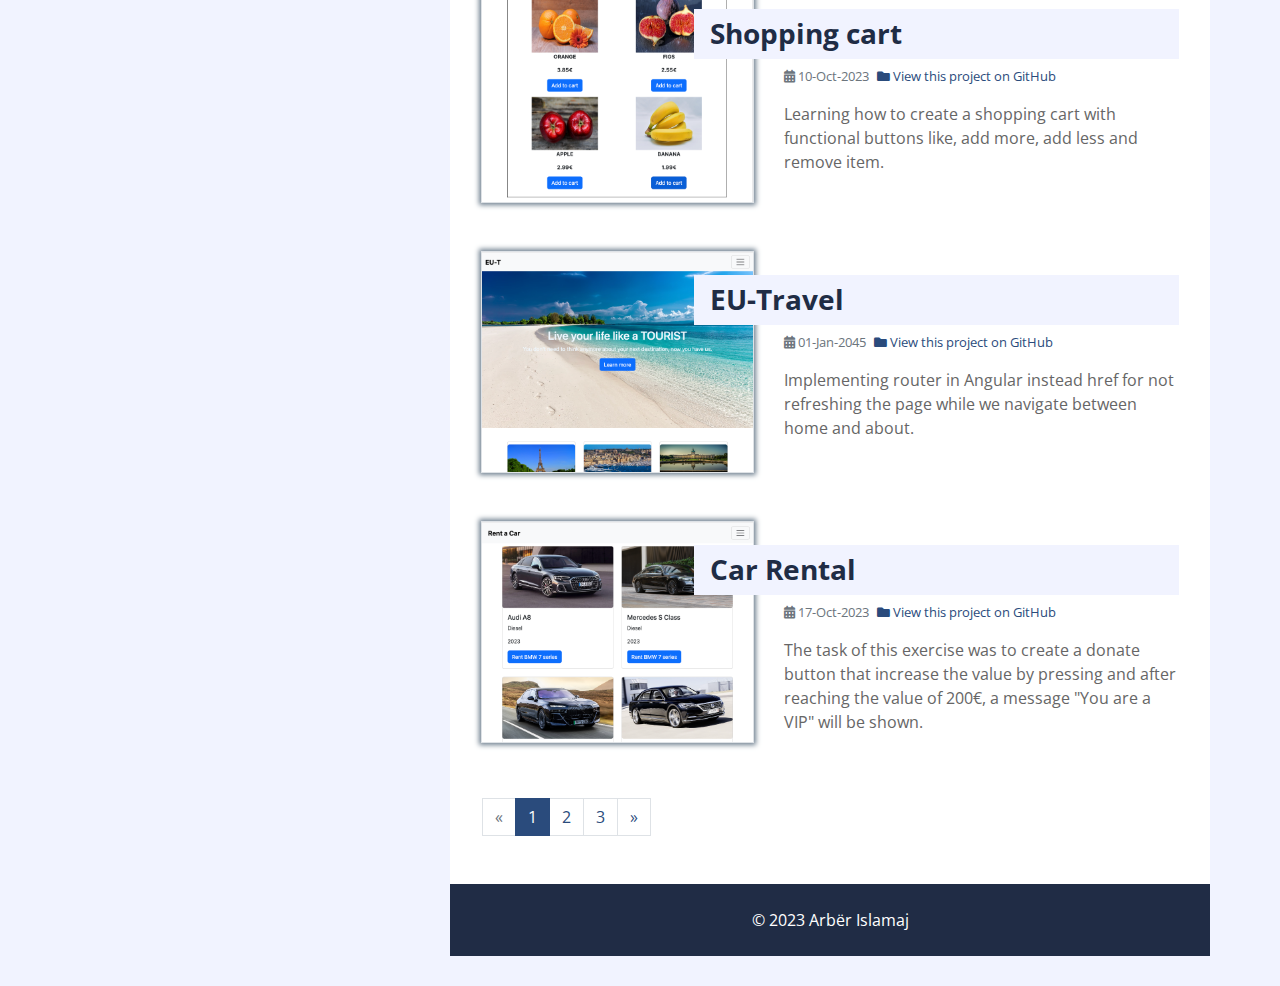
<file: projects.html>
<!DOCTYPE html>
<html lang="en">
  <head>
    <meta charset="utf-8" />
    <title>Arbër Islamaj</title>
    <meta content="width=device-width, initial-scale=1.0" name="viewport" />
    <meta content="Free Website Template" name="keywords" />
    <meta content="Free Website Template" name="description" />

    <!-- Favicon -->
    <link href="img/favicon.ico" rel="icon" />

    <!-- Google Fonts -->
    <link
      href="https://fonts.googleapis.com/css2?family=Open+Sans:300;400;600;700;800&display=swap"
      rel="stylesheet"
    />

    <!-- Font Awesome -->
    <link
      href="https://cdnjs.cloudflare.com/ajax/libs/font-awesome/5.10.0/css/all.min.css"
      rel="stylesheet"
    />

    <!-- Customized Bootstrap Stylesheet -->
    <link href="css/style.css" rel="stylesheet" />
  </head>

  <body>
    <div class="wrapper">
      <div class="sidebar">
        <div
          class="sidebar-text d-flex flex-column h-100 justify-content-center text-center"
        >
          <a href="./contact.html">
            <img
              class="mx-auto d-block w-75 bg-primary img-fluid rounded-circle mb-4 p-3"
              src="img/profile.jpg"
              alt="Image"
            />
          </a>
          <a class="text-decoration-none" href="./projects.html">
            <h1 class="font-weight-bold">Arbër Islamaj</h1>
          </a>
          <a class="text-decoration-none" href="./about.html">
            <p class="mb-4">
              More than a year ago, I couldn't imagine spending so much time on
              my laptop, building apps, creating functions, and fixing errors.
              It started in September 2023 when I joined the Code Factory Full
              Stack Web Developer course.
            </p>
          </a>
          <div class="d-flex justify-content-center mb-5">
            <a
              target="_blank"
              class="btn btn-outline-primary mr-2"
              href="https://www.linkedin.com/in/arb%C3%ABr-islamaj-0723b6143/"
            >
              <i class="fab fa-linkedin-in"></i>
            </a>
            <a
              target="_blank"
              class="btn btn-outline-primary mr-2"
              href="https://github.com/MrArbri"
            >
              <i class="fab fa-github"></i>
            </a>
            <a
              target=""
              class="btn btn-outline-primary mr-2"
              href="./contact.html"
            >
              <i class="far fa-envelope"></i>
            </a>
          </div>
          <a
            href="/simpleCV.docx"
            download=""
            class="myCV btn btn-lg btn-block btn-primary mt-auto"
          >
            Download my CV
          </a>
        </div>
        <div
          class="sidebar-icon d-flex flex-column h-100 justify-content-center text-right"
        >
          <i class="fas fa-2x fa-angle-double-right text-primary"></i>
        </div>
      </div>
      <div class="content">
        <!-- Navbar Start -->
        <div class="container p-0">
          <nav class="navbar navbar-expand-lg bg-secondary navbar-dark">
            <a href="" class="navbar-brand d-block d-lg-none">Navigation</a>
            <button
              type="button"
              class="navbar-toggler"
              data-toggle="collapse"
              data-target="#navbarCollapse"
            >
              <span class="navbar-toggler-icon"></span>
            </button>
            <div
              class="collapse navbar-collapse justify-content-between"
              id="navbarCollapse"
            >
              <div class="navbar-nav m-auto">
                <a href="index.html" class="nav-item nav-link active">Home</a>
                <a href="about.html" class="nav-item nav-link">About</a>
                <a href="projects.html" class="nav-item nav-link">Projects</a>
                <a href="contact.html" class="nav-item nav-link">Contact</a>
              </div>
            </div>
          </nav>
        </div>
        <!-- Navbar End -->

        <!-- Page Header Start -->
        <div class="container py-5 px-2 bg-primary">
          <div class="row py-5 px-4">
            <div class="col-sm-6 text-center text-md-left">
              <h1
                class="mb-3 mb-md-0 text-white text-uppercase font-weight-bold"
              >
                My Projects
              </h1>
            </div>
          </div>
        </div>
        <!-- Page Header End -->

        <!-- Blog List Start -->

        <div class="container bg-white pt-5">
          <!-- 1 -->

          <div class="row blog-item px-3 pb-5">
            <div class="col-md-5">
              <a href="./group-project/index.html" target="_blank">
                <img
                  class="myProject img-fluid mb-4 mb-md-0 border"
                  src="./img/project-1.png"
                  alt="Project-1"
                />
              </a>
            </div>
            <div class="col-md-7">
              <a href="./group-project/index.html" target="_blank">
                <h3 class="mt-md-4 px-md-3 mb-2 py-2 bg-light font-weight-bold">
                  Photographer webpage
                </h3>
              </a>
              <div class="d-flex mb-3">
                <small class="mr-2 text-muted">
                  <i class="fa fa-calendar-alt"></i>
                  2-Nov-2023
                </small>
                <small class="mr-2 text-muted">
                  <a
                    href="https://github.com/MrArbri/group-project"
                    target="_blank"
                  >
                    <i class="fa fa-folder"></i>
                    View this project on GitHub
                  </a>
                </small>
              </div>
              <p>
                In this project I worked in a group with 5 member. I took care
                of contact page and footer, but specially for everything,
                because the group members chose me as the leader of the group.
              </p>
            </div>
          </div>

          <!-- 2 -->

          <div class="row blog-item px-3 pb-5">
            <div class="col-md-5">
              <a href="./il-gambero-rosso/index.html" target="_blank">
                <img
                  class="myProject img-fluid mb-4 mb-md-0 border"
                  src="./img/project-2.png"
                  alt="Project-2"
                />
              </a>
            </div>
            <div class="col-md-7">
              <a href="./il-gambero-rosso/index.html" target="_blank">
                <h3 class="mt-md-4 px-md-3 mb-2 py-2 bg-light font-weight-bold">
                  Restaurant website
                </h3>
              </a>
              <div class="d-flex mb-3">
                <small class="mr-2 text-muted">
                  <i class="fa fa-calendar-alt"></i>
                  21-Oct-2023
                </small>
                <small class="mr-2 text-muted">
                  <a
                    href="https://github.com/MrArbri/FE20-CR3-ArberIslamaj"
                    target="_blank"
                  >
                    <i class="fa fa-folder"></i>
                    View this project on GitHub
                  </a>
                </small>
              </div>
              <p>
                My last project is called "Il Gambero Rosso". Is made with
                Angular and the task was to order from the menu and from details
                button. The total will be calculated, 10% of the total will be
                shown separately and a discount will be applied, if the value is
                higher then 40€ .
              </p>
            </div>
          </div>

          <!-- 3 -->

          <div class="row blog-item px-3 pb-5">
            <div class="col-md-5">
              <a href="./weekly-schedule/index.html" target="_blank">
                <img
                  class="myProject img-fluid mb-4 mb-md-0 border"
                  src="./img/project-3.png"
                  alt="Project-3"
                />
              </a>
            </div>
            <div class="col-md-7">
              <a href="./weekly-schedule/index.html" target="_blank">
                <h3 class="mt-md-4 px-md-3 mb-2 py-2 bg-light font-weight-bold">
                  Weekly planner
                </h3>
              </a>
              <div class="d-flex mb-3">
                <small class="mr-2 text-muted">
                  <i class="fa fa-calendar-alt"></i>
                  07-Oct-2023
                </small>
                <small class="mr-2 text-muted">
                  <a
                    href="https://github.com/MrArbri/FE20-CR2-ArberIslamaj"
                    target="_blank"
                  >
                    <i class="fa fa-folder"></i>
                    View this project on GitHub
                  </a>
                </small>
              </div>
              <p>
                This was my second project where i learned a lot. In this
                project i had the task to create functions in JS that will
                change the background color when you click the importance button
                and when you click sort by importance the cards will be arranged
                by priority.
              </p>
            </div>
          </div>

          <!-- 4 -->

          <div class="row blog-item px-3 pb-5">
            <div class="col-md-5">
              <a href="./food-blog/index.html" target="_blank">
                <img
                  class="myProject img-fluid mb-4 mb-md-0 border"
                  src="./img/project-4.png"
                  alt="Project-4"
                />
              </a>
            </div>
            <div class="col-md-7">
              <a href="./food-blog/index.html" target="_blank">
                <h3 class="mt-md-4 px-md-3 mb-2 py-2 bg-light font-weight-bold">
                  Food blog
                </h3>
              </a>
              <div class="d-flex mb-3">
                <small class="mr-2 text-muted">
                  <i class="fa fa-calendar-alt"></i>
                  23-Sep-2023
                </small>
                <small class="mr-2 text-muted">
                  <a
                    href="https://github.com/MrArbri/FE20-CR1-ArberIslamaj"
                    target="_blank"
                  >
                    <i class="fa fa-folder"></i>
                    View this project on GitHub
                  </a>
                </small>
              </div>
              <p>
                This project was the first challenge for me. In this project i
                learned how to create an HTML index page an about page and a
                recipe page and link them all together.
              </p>
            </div>
          </div>

          <!-- 5 -->

          <div class="row blog-item px-3 pb-5">
            <div class="col-md-5">
              <a href="./shopping-cart/index.html" target="_blank">
                <img
                  class="myProject img-fluid mb-4 mb-md-0 border"
                  src="./img/project-5.png"
                  alt="Project-5"
                />
              </a>
            </div>
            <div class="col-md-7">
              <a href="./shopping-cart/index.html" target="_blank">
                <h3 class="mt-md-4 px-md-3 mb-2 py-2 bg-light font-weight-bold">
                  Shopping cart
                </h3>
              </a>
              <div class="d-flex mb-3">
                <small class="mr-2 text-muted">
                  <i class="fa fa-calendar-alt"></i>
                  10-Oct-2023
                </small>
                <small class="mr-2 text-muted">
                  <a
                    href="https://github.com/MrArbri/Shooping-cart"
                    target="_blank"
                  >
                    <i class="fa fa-folder"></i>
                    View this project on GitHub
                  </a>
                </small>
              </div>
              <p>
                Learning how to create a shopping cart with functional buttons
                like, add more, add less and remove item.
              </p>
            </div>
          </div>

          <!-- 6 -->

          <div class="row blog-item px-3 pb-5">
            <div class="col-md-5">
              <a href="./single-page-application/index.html" target="_blank">
                <img
                  class="myProject img-fluid mb-4 mb-md-0 border"
                  src="./img/project-6.png"
                  alt="Project-6"
                />
              </a>
            </div>
            <div class="col-md-7">
              <a href="./single-page-application/index.html" target="_blank">
                <h3 class="mt-md-4 px-md-3 mb-2 py-2 bg-light font-weight-bold">
                  EU-Travel
                </h3>
              </a>
              <div class="d-flex mb-3">
                <small class="mr-2 text-muted">
                  <i class="fa fa-calendar-alt"></i>
                  01-Jan-2045
                </small>
                <small class="mr-2 text-muted">
                  <a
                    href="https://github.com/MrArbri/Single-Page-Application"
                    target="_blank"
                  >
                    <i class="fa fa-folder"></i>
                    View this project on GitHub
                  </a>
                </small>
              </div>
              <p>
                Implementing router in Angular instead href for not refreshing
                the page while we navigate between home and about.
              </p>
            </div>
          </div>

          <!-- 7 -->

          <div class="row blog-item px-3 pb-5">
            <div class="col-md-5">
              <a href="./car-rental-project/index.html" target="_blank">
                <img
                  class="myProject img-fluid mb-4 mb-md-0 border"
                  src="./img/project-7.png"
                  alt="Project-7"
                />
              </a>
            </div>
            <div class="col-md-7">
              <a href="./car-rental-project/index.html" target="_blank">
                <h3 class="mt-md-4 px-md-3 mb-2 py-2 bg-light font-weight-bold">
                  Car Rental
                </h3>
              </a>
              <div class="d-flex mb-3">
                <small class="mr-2 text-muted">
                  <i class="fa fa-calendar-alt"></i>
                  17-Oct-2023
                </small>
                <small class="mr-2 text-muted">
                  <a
                    href="https://github.com/MrArbri/Car-Rental-Project"
                    target="_blank"
                  >
                    <i class="fa fa-folder"></i>
                    View this project on GitHub
                  </a>
                </small>
              </div>
              <p>
                The task of this exercise was to create a donate button that
                increase the value by pressing and after reaching the value of
                200€, a message "You are a VIP" will be shown.
              </p>
            </div>
          </div>

          <!-- Buttons <Previews and Next> -->

          <div class="row px-3 pb-5">
            <nav aria-label="Page navigation">
              <ul class="pagination m-0 mx-3">
                <li class="page-item disabled">
                  <a class="page-link" href="#" aria-label="Previous">
                    <span aria-hidden="true">&laquo;</span>
                    <span class="sr-only">Previous</span>
                  </a>
                </li>
                <li class="page-item active">
                  <a class="page-link" href="#">1</a>
                </li>
                <li class="page-item"><a class="page-link" href="#">2</a></li>
                <li class="page-item"><a class="page-link" href="#">3</a></li>
                <li class="page-item">
                  <a class="page-link" href="#" aria-label="Next">
                    <span aria-hidden="true">&raquo;</span>
                    <span class="sr-only">Next</span>
                  </a>
                </li>
              </ul>
            </nav>
          </div>

          <!-- Buttons end -->
        </div>

        <!-- Blog List End -->

        <!-- Footer Start -->

        <div class="container py-4 bg-secondary text-center">
          <p class="m-0 text-white">
            &copy;
            <a class="text-white font-weight-bold" href="#"></a>
            2023 Arbër Islamaj
          </p>
        </div>

        <!-- Footer End -->
      </div>
    </div>

    <!-- Back to Top -->
    <a href="#" class="back-to-top"><i class="fa fa-angle-double-up"></i></a>

    <!-- JavaScript Libraries -->
    <script src="https://code.jquery.com/jquery-3.4.1.min.js"></script>
    <script src="https://stackpath.bootstrapcdn.com/bootstrap/4.4.1/js/bootstrap.bundle.min.js"></script>
    <script src="lib/easing/easing.min.js"></script>
    <script src="lib/waypoints/waypoints.min.js"></script>

    <!-- Contact Javascript File -->
    <script src="mail/jqBootstrapValidation.min.js"></script>
    <script src="mail/contact.js"></script>

    <!-- Template Javascript -->
    <script src="js/main.js"></script>
  </body>
</html>
</file>
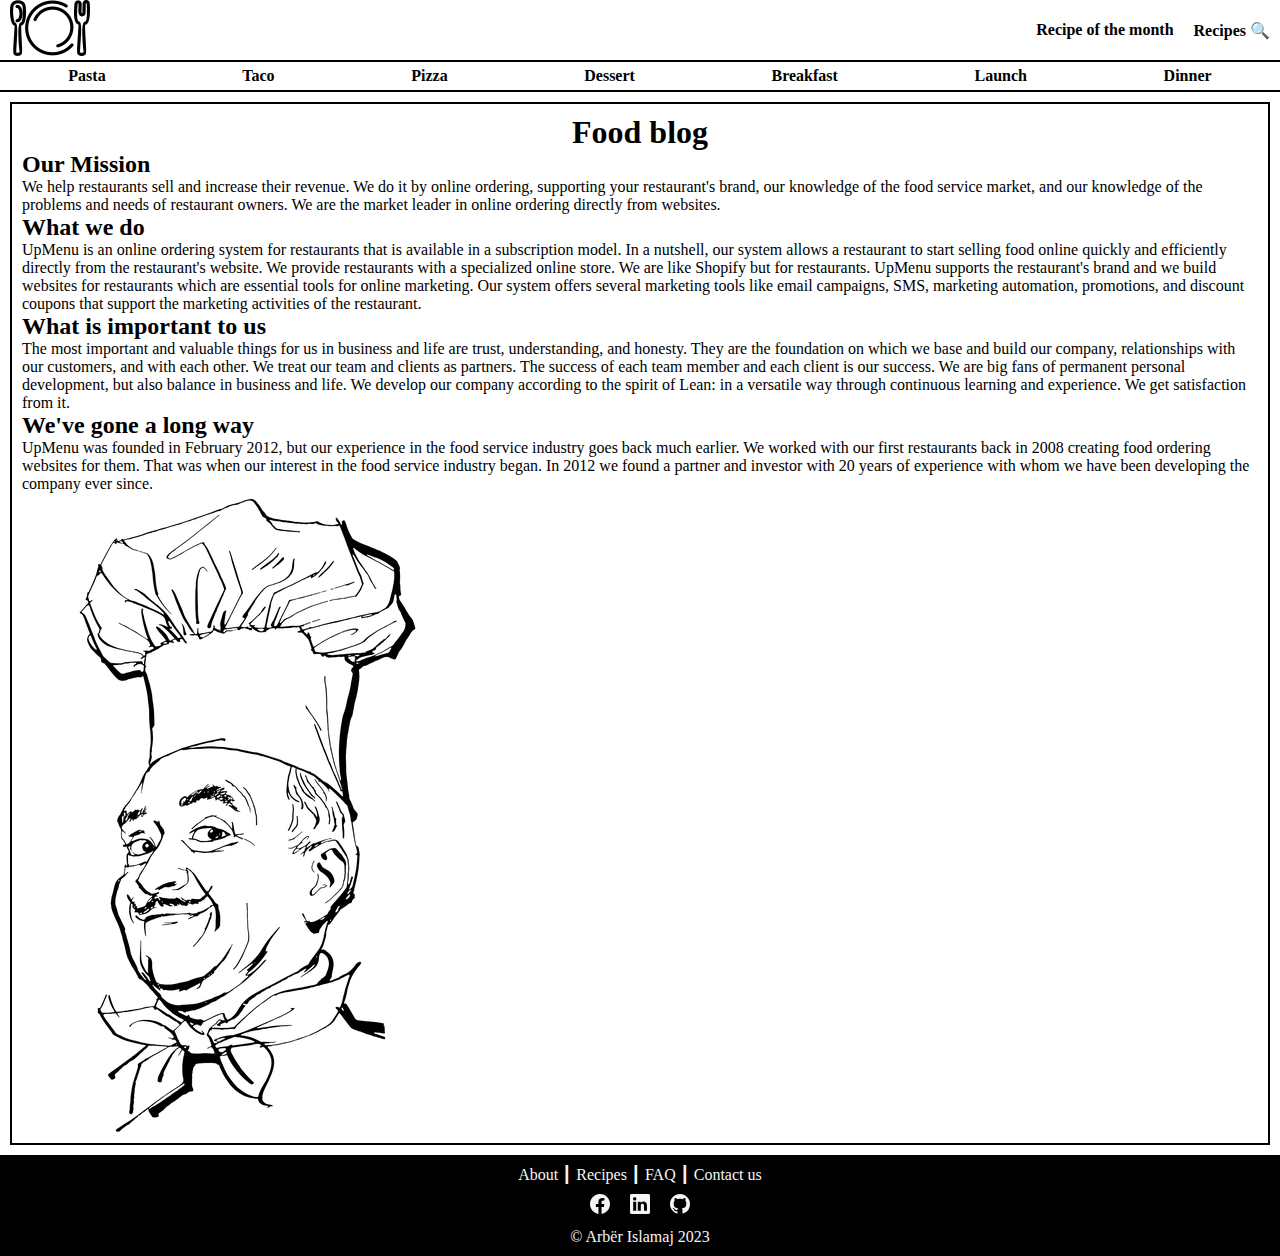
<file: food-blog/about.html>
<!DOCTYPE html>
<html lang="en">
  <head>
    <meta charset="UTF-8" />
    <meta name="viewport" content="width=device-width, initial-scale=1.0" />
    <title>About</title>
    <link
      href="https://cdn.jsdelivr.net/npm/bootstrap@5.3.2/dist/css/bootstrap.min.css"
      rel="stylesheet"
      integrity="sha384-T3c6CoIi6uLrA9TneNEoa7RxnatzjcDSCmG1MXxSR1GAsXEV/Dwwykc2MPK8M2HN"
      crossorigin="anonymous"
    />
    <link rel="stylesheet" href="style.css" />
  </head>
  <body>
    <div class="navbar">
      <a href="index.html"><img src="logo.png" alt="" /></a>
      <nav>
        <a href="recipe-of-the-month.html"><b>Recipe of the month</b></a>
        <a href="index.html"><b>Recipes &#x1F50D;</b></a>
      </nav>
    </div>
    <div class="menu">
      <a href="#"><li>Pasta</li></a>
      <a href="#"><li>Taco</li></a>
      <a href="#"><li>Pizza</li></a>
      <a href="#"><li>Dessert</li></a>
      <a href="#"><li>Breakfast</li></a>
      <a href="#"><li>Launch</li></a>
      <a href="#"><li>Dinner</li></a>
    </div>

    <div class="bg">
      <div class="mission">
        <h1>Food blog</h1>
        <h2>Our Mission</h2>
        <p>
          We help restaurants sell and increase their revenue. We do it by
          online ordering, supporting your restaurant's brand, our knowledge of
          the food service market, and our knowledge of the problems and needs
          of restaurant owners. We are the market leader in online ordering
          directly from websites.
        </p>
        <h2>What we do</h2>
        <p>
          UpMenu is an online ordering system for restaurants that is available
          in a subscription model. In a nutshell, our system allows a restaurant
          to start selling food online quickly and efficiently directly from the
          restaurant's website. We provide restaurants with a specialized online
          store. We are like Shopify but for restaurants. UpMenu supports the
          restaurant's brand and we build websites for restaurants which are
          essential tools for online marketing. Our system offers several
          marketing tools like email campaigns, SMS, marketing automation,
          promotions, and discount coupons that support the marketing activities
          of the restaurant.
        </p>
        <h2>What is important to us</h2>
        <p>
          The most important and valuable things for us in business and life are
          trust, understanding, and honesty. They are the foundation on which we
          base and build our company, relationships with our customers, and with
          each other. We treat our team and clients as partners. The success of
          each team member and each client is our success. We are big fans of
          permanent personal development, but also balance in business and life.
          We develop our company according to the spirit of Lean: in a versatile
          way through continuous learning and experience. We get satisfaction
          from it.
        </p>
        <h2>We've gone a long way</h2>
        <p>
          UpMenu was founded in February 2012, but our experience in the food
          service industry goes back much earlier. We worked with our first
          restaurants back in 2008 creating food ordering websites for them.
          That was when our interest in the food service industry began. In 2012
          we found a partner and investor with 20 years of experience with whom
          we have been developing the company ever since.
        </p>
        <img src="chef.png" alt="Chef Image" />
      </div>
    </div>

    <footer>
      <div class="links">
        <a href="about.html">About </a>
        <span>┃</span>
        <a href="#">Recipes</a>
        <span>┃</span>
        <a href="about.html">FAQ</a>
        <span>┃</span>
        <a href="https://codefactory.wien/en/contact-en/">Contact us</a>
      </div>
      <div class="social">
        <a href="#">
          <svg
            xmlns="http://www.w3.org/2000/svg"
            width="20"
            height="20"
            fill="currentColor"
            class="bi bi-facebook"
            viewBox="0 0 16 16"
          >
            <path
              d="M16 8.049c0-4.446-3.582-8.05-8-8.05C3.58 0-.002 3.603-.002 8.05c0 4.017 2.926 7.347 6.75 7.951v-5.625h-2.03V8.05H6.75V6.275c0-2.017 1.195-3.131 3.022-3.131.876 0 1.791.157 1.791.157v1.98h-1.009c-.993 0-1.303.621-1.303 1.258v1.51h2.218l-.354 2.326H9.25V16c3.824-.604 6.75-3.934 6.75-7.951z"
            />
          </svg>
        </a>
        <a href="#">
          <svg
            xmlns="http://www.w3.org/2000/svg"
            width="20"
            height="20"
            fill="currentColor"
            class="bi bi-linkedin"
            viewBox="0 0 16 16"
          >
            <path
              d="M0 1.146C0 .513.526 0 1.175 0h13.65C15.474 0 16 .513 16 1.146v13.708c0 .633-.526 1.146-1.175 1.146H1.175C.526 16 0 15.487 0 14.854V1.146zm4.943 12.248V6.169H2.542v7.225h2.401zm-1.2-8.212c.837 0 1.358-.554 1.358-1.248-.015-.709-.52-1.248-1.342-1.248-.822 0-1.359.54-1.359 1.248 0 .694.521 1.248 1.327 1.248h.016zm4.908 8.212V9.359c0-.216.016-.432.08-.586.173-.431.568-.878 1.232-.878.869 0 1.216.662 1.216 1.634v3.865h2.401V9.25c0-2.22-1.184-3.252-2.764-3.252-1.274 0-1.845.7-2.165 1.193v.025h-.016a5.54 5.54 0 0 1 .016-.025V6.169h-2.4c.03.678 0 7.225 0 7.225h2.4z"
            />
          </svg>
        </a>
        <a href="#">
          <svg
            xmlns="http://www.w3.org/2000/svg"
            width="20"
            height="20"
            fill="currentColor"
            class="bi bi-github"
            viewBox="0 0 16 16"
          >
            <path
              d="M8 0C3.58 0 0 3.58 0 8c0 3.54 2.29 6.53 5.47 7.59.4.07.55-.17.55-.38 0-.19-.01-.82-.01-1.49-2.01.37-2.53-.49-2.69-.94-.09-.23-.48-.94-.82-1.13-.28-.15-.68-.52-.01-.53.63-.01 1.08.58 1.23.82.72 1.21 1.87.87 2.33.66.07-.52.28-.87.51-1.07-1.78-.2-3.64-.89-3.64-3.95 0-.87.31-1.59.82-2.15-.08-.2-.36-1.02.08-2.12 0 0 .67-.21 2.2.82.64-.18 1.32-.27 2-.27.68 0 1.36.09 2 .27 1.53-1.04 2.2-.82 2.2-.82.44 1.1.16 1.92.08 2.12.51.56.82 1.27.82 2.15 0 3.07-1.87 3.75-3.65 3.95.29.25.54.73.54 1.48 0 1.07-.01 1.93-.01 2.2 0 .21.15.46.55.38A8.012 8.012 0 0 0 16 8c0-4.42-3.58-8-8-8z"
            />
          </svg>
        </a>
      </div>
      <div class="copyright">© Arbër Islamaj 2023</div>
    </footer>
    <script
      src="https://cdn.jsdelivr.net/npm/bootstrap@5.3.2/dist/js/bootstrap.bundle.min.js"
      integrity="sha384-C6RzsynM9kWDrMNeT87bh95OGNyZPhcTNXj1NW7RuBCsyN/o0jlpcV8Qyq46cDfL"
      crossorigin="anonymous"
    ></script>
  </body>
</html>
</file>
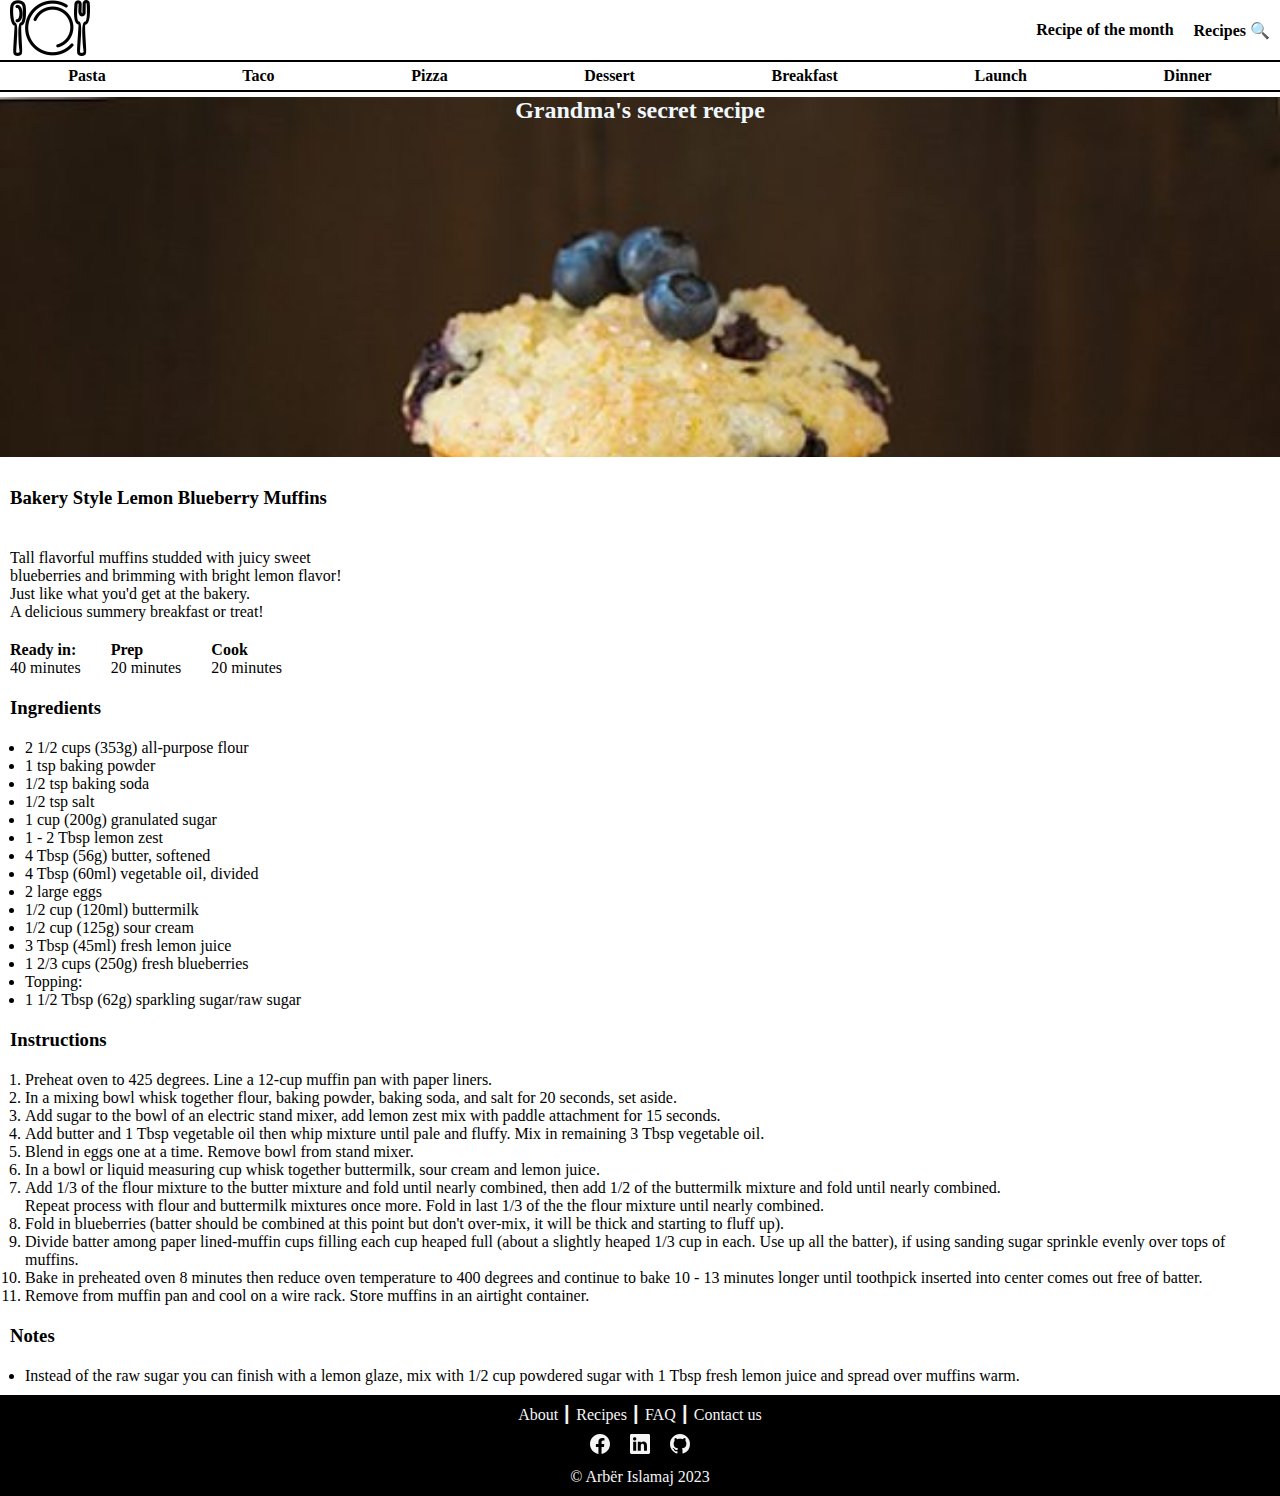
<file: food-blog/recipe-of-the-month.html>
<!DOCTYPE html>
<html lang="en">
  <head>
    <meta charset="UTF-8" />
    <meta name="viewport" content="width=device-width, initial-scale=1.0" />
    <title>Recipe of the month</title>
    <link
      href="https://cdn.jsdelivr.net/npm/bootstrap@5.3.2/dist/css/bootstrap.min.css"
      rel="stylesheet"
      integrity="sha384-T3c6CoIi6uLrA9TneNEoa7RxnatzjcDSCmG1MXxSR1GAsXEV/Dwwykc2MPK8M2HN"
      crossorigin="anonymous"
    />
    <link rel="stylesheet" href="style.css" />
  </head>
  <body id="recipe">
    <div class="navbar">
      <a href="index.html"><img src="logo.png" alt="" /></a>
      <nav>
        <a href="recipe-of-the-month.html"><b>Recipe of the month</b></a>
        <a href="index.html"><b>Recipes &#x1F50D;</b></a>
      </nav>
    </div>
    <div class="menu">
      <a href="#"><li>Pasta</li></a>
      <a href="#"><li>Taco</li></a>
      <a href="#"><li>Pizza</li></a>
      <a href="#"><li>Dessert</li></a>
      <a href="#"><li>Breakfast</li></a>
      <a href="#"><li>Launch</li></a>
      <a href="#"><li>Dinner</li></a>
    </div>
    <div class="hero">
      <h2>Grandma's secret recipe</h2>
    </div>
    <div class="my-recipe">
      <h3>Bakery Style Lemon Blueberry Muffins</h3>
      <p class="description">
        Tall flavorful muffins studded with juicy sweet <br />
        blueberries and brimming with bright lemon flavor! <br />
        Just like what you'd get at the bakery. <br />
        A delicious summery breakfast or treat!
      </p>

      <div class="info">
        <span>
          <h4>Ready in:</h4>
          40 minutes
        </span>
        <span>
          <h4>Prep</h4>
          20 minutes
        </span>
        <span>
          <h4>Cook</h4>
          20 minutes
        </span>
      </div>
      <h3>Ingredients</h3>
      <ul id="step-1">
        <li>2 1/2 cups (353g) all-purpose flour</li>
        <li>1 tsp baking powder</li>
        <li>1/2 tsp baking soda</li>
        <li>1/2 tsp salt</li>
        <li>1 cup (200g) granulated sugar</li>
        <li>1 - 2 Tbsp lemon zest</li>
        <li>4 Tbsp (56g) butter, softened</li>
        <li>4 Tbsp (60ml) vegetable oil, divided</li>
        <li>2 large eggs</li>
        <li>1/2 cup (120ml) buttermilk</li>
        <li>1/2 cup (125g) sour cream</li>
        <li>3 Tbsp (45ml) fresh lemon juice</li>
        <li>1 2/3 cups (250g) fresh blueberries</li>
        <li>Topping:</li>
        <li>1 1/2 Tbsp (62g) sparkling sugar/raw sugar</li>
      </ul>
      <h3>Instructions</h3>
      <ol id="step-2">
        <li>
          Preheat oven to 425 degrees. Line a 12-cup muffin pan with paper
          liners.
        </li>
        <li>
          In a mixing bowl whisk together flour, baking powder, baking soda, and
          salt for 20 seconds, set aside.
        </li>
        <li>
          Add sugar to the bowl of an electric stand mixer, add lemon zest mix
          with paddle attachment for 15 seconds.
        </li>
        <li>
          Add butter and 1 Tbsp vegetable oil then whip mixture until pale and
          fluffy. Mix in remaining 3 Tbsp vegetable oil.
        </li>
        <li>Blend in eggs one at a time. Remove bowl from stand mixer.</li>
        <li>
          In a bowl or liquid measuring cup whisk together buttermilk, sour
          cream and lemon juice.
        </li>
        <li>
          Add 1/3 of the flour mixture to the butter mixture and fold until
          nearly combined, then add 1/2 of the buttermilk mixture and fold until
          nearly combined. <br />Repeat process with flour and buttermilk
          mixtures once more. Fold in last 1/3 of the the flour mixture until
          nearly combined.
        </li>
        <li>
          Fold in blueberries (batter should be combined at this point but don't
          over-mix, it will be thick and starting to fluff up).
        </li>
        <li>
          Divide batter among paper lined-muffin cups filling each cup heaped
          full (about a slightly heaped 1/3 cup in each. Use up all the batter),
          if using sanding sugar sprinkle evenly over tops of muffins.
        </li>
        <li>
          Bake in preheated oven 8 minutes then reduce oven temperature to 400
          degrees and continue to bake 10 - 13 minutes longer until toothpick
          inserted into center comes out free of batter.
        </li>
        <li>
          Remove from muffin pan and cool on a wire rack. Store muffins in an
          airtight container.
        </li>
      </ol>
      <h3>Notes</h3>
      <ul id="step-3">
        <li>
          Instead of the raw sugar you can finish with a lemon glaze, mix with
          1/2 cup powdered sugar with 1 Tbsp fresh lemon juice and spread over
          muffins warm.
        </li>
      </ul>
    </div>
    <footer>
      <div class="links">
        <a href="about.html">About </a>
        <span>┃</span>
        <a href="#">Recipes</a>
        <span>┃</span>
        <a href="about.html">FAQ</a>
        <span>┃</span>
        <a href="https://codefactory.wien/en/contact-en/">Contact us</a>
      </div>
      <div class="social">
        <a href="#">
          <svg
            xmlns="http://www.w3.org/2000/svg"
            width="20"
            height="20"
            fill="currentColor"
            class="bi bi-facebook"
            viewBox="0 0 16 16"
          >
            <path
              d="M16 8.049c0-4.446-3.582-8.05-8-8.05C3.58 0-.002 3.603-.002 8.05c0 4.017 2.926 7.347 6.75 7.951v-5.625h-2.03V8.05H6.75V6.275c0-2.017 1.195-3.131 3.022-3.131.876 0 1.791.157 1.791.157v1.98h-1.009c-.993 0-1.303.621-1.303 1.258v1.51h2.218l-.354 2.326H9.25V16c3.824-.604 6.75-3.934 6.75-7.951z"
            />
          </svg>
        </a>
        <a href="#">
          <svg
            xmlns="http://www.w3.org/2000/svg"
            width="20"
            height="20"
            fill="currentColor"
            class="bi bi-linkedin"
            viewBox="0 0 16 16"
          >
            <path
              d="M0 1.146C0 .513.526 0 1.175 0h13.65C15.474 0 16 .513 16 1.146v13.708c0 .633-.526 1.146-1.175 1.146H1.175C.526 16 0 15.487 0 14.854V1.146zm4.943 12.248V6.169H2.542v7.225h2.401zm-1.2-8.212c.837 0 1.358-.554 1.358-1.248-.015-.709-.52-1.248-1.342-1.248-.822 0-1.359.54-1.359 1.248 0 .694.521 1.248 1.327 1.248h.016zm4.908 8.212V9.359c0-.216.016-.432.08-.586.173-.431.568-.878 1.232-.878.869 0 1.216.662 1.216 1.634v3.865h2.401V9.25c0-2.22-1.184-3.252-2.764-3.252-1.274 0-1.845.7-2.165 1.193v.025h-.016a5.54 5.54 0 0 1 .016-.025V6.169h-2.4c.03.678 0 7.225 0 7.225h2.4z"
            />
          </svg>
        </a>
        <a href="#">
          <svg
            xmlns="http://www.w3.org/2000/svg"
            width="20"
            height="20"
            fill="currentColor"
            class="bi bi-github"
            viewBox="0 0 16 16"
          >
            <path
              d="M8 0C3.58 0 0 3.58 0 8c0 3.54 2.29 6.53 5.47 7.59.4.07.55-.17.55-.38 0-.19-.01-.82-.01-1.49-2.01.37-2.53-.49-2.69-.94-.09-.23-.48-.94-.82-1.13-.28-.15-.68-.52-.01-.53.63-.01 1.08.58 1.23.82.72 1.21 1.87.87 2.33.66.07-.52.28-.87.51-1.07-1.78-.2-3.64-.89-3.64-3.95 0-.87.31-1.59.82-2.15-.08-.2-.36-1.02.08-2.12 0 0 .67-.21 2.2.82.64-.18 1.32-.27 2-.27.68 0 1.36.09 2 .27 1.53-1.04 2.2-.82 2.2-.82.44 1.1.16 1.92.08 2.12.51.56.82 1.27.82 2.15 0 3.07-1.87 3.75-3.65 3.95.29.25.54.73.54 1.48 0 1.07-.01 1.93-.01 2.2 0 .21.15.46.55.38A8.012 8.012 0 0 0 16 8c0-4.42-3.58-8-8-8z"
            />
          </svg>
        </a>
      </div>
      <div class="copyright">© Arbër Islamaj 2023</div>
    </footer>
    <script
      src="https://cdn.jsdelivr.net/npm/bootstrap@5.3.2/dist/js/bootstrap.bundle.min.js"
      integrity="sha384-C6RzsynM9kWDrMNeT87bh95OGNyZPhcTNXj1NW7RuBCsyN/o0jlpcV8Qyq46cDfL"
      crossorigin="anonymous"
    ></script>
  </body>
</html>
</file>
<file: food-blog/style.css>
* {
  margin: 0;
  padding: 0;
}

body {
  width: 100%;
}

.navbar {
  display: flex;
  justify-content: space-between;
  align-items: center;
  width: 100%;
}
.navbar img {
  width: 80px;
  padding-left: 10px;
}
.navbar nav {
  display: flex;
  align-items: center;
  padding-right: 10px;
  gap: 20px;
}
.navbar nav a {
  text-decoration: none;
  color: black;
}

.menu {
  display: flex;
  justify-content: space-around;
  border-top: 2px solid black;
  border-bottom: 2px solid black;
  padding: 5px 0 5px 0;
  margin-bottom: 5px;
  list-style-type: none;
  font-weight: bold;
}
.menu a {
  text-decoration: none;
  color: black;
}

.big {
  display: flex;
  justify-content: center;
}

.container {
  display: grid;
  grid-template-columns: repeat(3, 1fr);
  gap: 30px;
  margin: 30px;
  width: 75%;
}
.container div {
  position: relative;
}
.container p {
  position: absolute;
  bottom: 0;
  background-color: rgba(19, 19, 19, 0.752);
  width: 100%;
  padding: 10px 0px;
  text-align: center;
  color: whitesmoke;
}
.container img {
  width: 100%;
  height: 300px;
}

.hero {
  display: flex;
  justify-content: center;
  align-items: flex-start;
  color: aliceblue;
  background-image: url("recipe.jpeg");
  background-size: 100%;
  background-repeat: no-repeat;
  height: 40vh;
}

.my-recipe {
  padding: 10px;
}
.my-recipe #step-1 {
  padding-left: 15px;
}
.my-recipe #step-2 {
  padding-left: 15px;
}
.my-recipe #step-3 {
  padding-left: 15px;
}
.my-recipe h3 {
  padding: 20px 0px;
}
.my-recipe .description {
  padding: 20px 0px;
}
.my-recipe .info {
  display: flex;
  justify-items: center;
  gap: 30px;
}

.bg {
  display: flex;
  justify-content: center;
  padding: 10px;
  margin: 10px;
  border: 2px solid black;
}
.bg .mission {
  width: 100%;
}
.bg .mission h1 {
  display: flex;
  justify-content: center;
}
.bg .mission img {
  display: flex;
  justify-content: center;
}

footer {
  bottom: 0px;
  width: 100%;
  background-color: rgb(0, 0, 0);
  text-align: center;
}
footer .links {
  padding-top: 10px;
}
footer a {
  text-decoration: none;
  color: whitesmoke;
}
footer span {
  color: whitesmoke;
}
footer .social {
  display: flex;
  justify-content: center;
  padding: 10px;
  gap: 20px;
  color: whitesmoke;
}
footer .copyright {
  text-align: center;
  color: whitesmoke;
  padding-bottom: 10px;
}

@media screen and (width < 821px) {
  .container {
    grid-template-columns: repeat(2, 1fr);
    width: 100%;
  }
}
@media screen and (width < 501px) {
  .container {
    grid-template-columns: 1fr;
    width: 100%;
  }
  .bg img {
    width: 100%;
  }
}/*# sourceMappingURL=style.css.map */
</file>
<file: css/style.css>
@charset "UTF-8";
/******* Bootstrap Theming ********/
/*!
 * Bootstrap v4.5.3 (https://getbootstrap.com/)
 * Copyright 2011-2020 The Bootstrap Authors
 * Copyright 2011-2020 Twitter, Inc.
 * Licensed under MIT (https://github.com/twbs/bootstrap/blob/main/LICENSE)
 */
:root {
  --blue: #007bff;
  --indigo: #6610f2;
  --purple: #6f42c1;
  --pink: #e83e8c;
  --red: #dc3545;
  --orange: #fd7e14;
  --yellow: #ffc107;
  --green: #28a745;
  --teal: #20c997;
  --cyan: #17a2b8;
  --white: #fff;
  --gray: #6c757d;
  --gray-dark: #343a40;
  --primary: #2A4B7C;
  --secondary: #202C45;
  --success: #28a745;
  --info: #17a2b8;
  --warning: #ffc107;
  --danger: #dc3545;
  --light: #f1f3ff;
  --dark: #343a40;
  --breakpoint-xs: 0;
  --breakpoint-sm: 576px;
  --breakpoint-md: 768px;
  --breakpoint-lg: 992px;
  --breakpoint-xl: 1200px;
  --font-family-sans-serif: -apple-system, BlinkMacSystemFont, "Segoe UI", Roboto, "Helvetica Neue", Arial, "Noto Sans", sans-serif, "Apple Color Emoji", "Segoe UI Emoji", "Segoe UI Symbol", "Noto Color Emoji";
  --font-family-monospace: SFMono-Regular, Menlo, Monaco, Consolas, "Liberation Mono", "Courier New", monospace;
}

*,
*::before,
*::after {
  box-sizing: border-box;
}

html {
  font-family: sans-serif;
  line-height: 1.15;
  -webkit-text-size-adjust: 100%;
  -webkit-tap-highlight-color: rgba(0, 0, 0, 0);
}

article, aside, figcaption, figure, footer, header, hgroup, main, nav, section {
  display: block;
}

body {
  margin: 0;
  font-family: "Open Sans", sans-serif;
  font-size: 1rem;
  font-weight: 400;
  line-height: 1.5;
  color: #666666;
  text-align: left;
  background-color: #f1f3ff;
}

[tabindex="-1"]:focus:not(:focus-visible) {
  outline: 0 !important;
}

hr {
  box-sizing: content-box;
  height: 0;
  overflow: visible;
}

h1, h2, h3, h4, h5, h6 {
  margin-top: 0;
  margin-bottom: 0.5rem;
}

p {
  margin-top: 0;
  margin-bottom: 1rem;
}

abbr[title],
abbr[data-original-title] {
  text-decoration: underline;
  text-decoration: underline dotted;
  cursor: help;
  border-bottom: 0;
  text-decoration-skip-ink: none;
}

address {
  margin-bottom: 1rem;
  font-style: normal;
  line-height: inherit;
}

ol,
ul,
dl {
  margin-top: 0;
  margin-bottom: 1rem;
}

ol ol,
ul ul,
ol ul,
ul ol {
  margin-bottom: 0;
}

dt {
  font-weight: 700;
}

dd {
  margin-bottom: 0.5rem;
  margin-left: 0;
}

blockquote {
  margin: 0 0 1rem;
}

b,
strong {
  font-weight: bolder;
}

small {
  font-size: 80%;
}

sub,
sup {
  position: relative;
  font-size: 75%;
  line-height: 0;
  vertical-align: baseline;
}

sub {
  bottom: -0.25em;
}

sup {
  top: -0.5em;
}

a {
  color: #2A4B7C;
  text-decoration: none;
  background-color: transparent;
}
a:hover {
  color: #172843;
  text-decoration: underline;
}

a:not([href]):not([class]) {
  color: inherit;
  text-decoration: none;
}
a:not([href]):not([class]):hover {
  color: inherit;
  text-decoration: none;
}

pre,
code,
kbd,
samp {
  font-family: SFMono-Regular, Menlo, Monaco, Consolas, "Liberation Mono", "Courier New", monospace;
  font-size: 1em;
}

pre {
  margin-top: 0;
  margin-bottom: 1rem;
  overflow: auto;
  -ms-overflow-style: scrollbar;
}

figure {
  margin: 0 0 1rem;
}

img {
  vertical-align: middle;
  border-style: none;
}

svg {
  overflow: hidden;
  vertical-align: middle;
}

table {
  border-collapse: collapse;
}

caption {
  padding-top: 0.75rem;
  padding-bottom: 0.75rem;
  color: #6c757d;
  text-align: left;
  caption-side: bottom;
}

th {
  text-align: inherit;
  text-align: -webkit-match-parent;
}

label {
  display: inline-block;
  margin-bottom: 0.5rem;
}

button {
  border-radius: 0;
}

button:focus {
  outline: 1px dotted;
  outline: 5px auto -webkit-focus-ring-color;
}

input,
button,
select,
optgroup,
textarea {
  margin: 0;
  font-family: inherit;
  font-size: inherit;
  line-height: inherit;
}

button,
input {
  overflow: visible;
}

button,
select {
  text-transform: none;
}

[role=button] {
  cursor: pointer;
}

select {
  word-wrap: normal;
}

button,
[type=button],
[type=reset],
[type=submit] {
  -webkit-appearance: button;
}

button:not(:disabled),
[type=button]:not(:disabled),
[type=reset]:not(:disabled),
[type=submit]:not(:disabled) {
  cursor: pointer;
}

button::-moz-focus-inner,
[type=button]::-moz-focus-inner,
[type=reset]::-moz-focus-inner,
[type=submit]::-moz-focus-inner {
  padding: 0;
  border-style: none;
}

input[type=radio],
input[type=checkbox] {
  box-sizing: border-box;
  padding: 0;
}

textarea {
  overflow: auto;
  resize: vertical;
}

fieldset {
  min-width: 0;
  padding: 0;
  margin: 0;
  border: 0;
}

legend {
  display: block;
  width: 100%;
  max-width: 100%;
  padding: 0;
  margin-bottom: 0.5rem;
  font-size: 1.5rem;
  line-height: inherit;
  color: inherit;
  white-space: normal;
}

progress {
  vertical-align: baseline;
}

[type=number]::-webkit-inner-spin-button,
[type=number]::-webkit-outer-spin-button {
  height: auto;
}

[type=search] {
  outline-offset: -2px;
  -webkit-appearance: none;
}

[type=search]::-webkit-search-decoration {
  -webkit-appearance: none;
}

::-webkit-file-upload-button {
  font: inherit;
  -webkit-appearance: button;
}

output {
  display: inline-block;
}

summary {
  display: list-item;
  cursor: pointer;
}

template {
  display: none;
}

[hidden] {
  display: none !important;
}

h1, h2, h3, h4, h5, h6,
.h1, .h2, .h3, .h4, .h5, .h6 {
  margin-bottom: 0.5rem;
  font-weight: 500;
  line-height: 1.2;
  color: #202C45;
}

h1, .h1 {
  font-size: 2.5rem;
}

h2, .h2 {
  font-size: 2rem;
}

h3, .h3 {
  font-size: 1.75rem;
}

h4, .h4 {
  font-size: 1.5rem;
}

h5, .h5 {
  font-size: 1.25rem;
}

h6, .h6 {
  font-size: 1rem;
}

.lead {
  font-size: 1.25rem;
  font-weight: 300;
}

.display-1 {
  font-size: 6rem;
  font-weight: 300;
  line-height: 1.2;
}

.display-2 {
  font-size: 5.5rem;
  font-weight: 300;
  line-height: 1.2;
}

.display-3 {
  font-size: 4.5rem;
  font-weight: 300;
  line-height: 1.2;
}

.display-4 {
  font-size: 3.5rem;
  font-weight: 300;
  line-height: 1.2;
}

hr {
  margin-top: 1rem;
  margin-bottom: 1rem;
  border: 0;
  border-top: 1px solid rgba(0, 0, 0, 0.1);
}

small,
.small {
  font-size: 80%;
  font-weight: 400;
}

mark,
.mark {
  padding: 0.2em;
  background-color: #fcf8e3;
}

.list-unstyled {
  padding-left: 0;
  list-style: none;
}

.list-inline {
  padding-left: 0;
  list-style: none;
}

.list-inline-item {
  display: inline-block;
}
.list-inline-item:not(:last-child) {
  margin-right: 0.5rem;
}

.initialism {
  font-size: 90%;
  text-transform: uppercase;
}

.blockquote {
  margin-bottom: 1rem;
  font-size: 1.25rem;
}

.blockquote-footer {
  display: block;
  font-size: 80%;
  color: #6c757d;
}
.blockquote-footer::before {
  content: "— ";
}

.img-fluid {
  max-width: 100%;
  height: auto;
}

.img-thumbnail {
  padding: 0.25rem;
  background-color: #f1f3ff;
  border: 1px solid #dee2e6;
  max-width: 100%;
  height: auto;
}

.figure {
  display: inline-block;
}

.figure-img {
  margin-bottom: 0.5rem;
  line-height: 1;
}

.figure-caption {
  font-size: 90%;
  color: #6c757d;
}

code {
  font-size: 87.5%;
  color: #e83e8c;
  word-wrap: break-word;
}
a > code {
  color: inherit;
}

kbd {
  padding: 0.2rem 0.4rem;
  font-size: 87.5%;
  color: #fff;
  background-color: #212529;
}
kbd kbd {
  padding: 0;
  font-size: 100%;
  font-weight: 700;
}

pre {
  display: block;
  font-size: 87.5%;
  color: #212529;
}
pre code {
  font-size: inherit;
  color: inherit;
  word-break: normal;
}

.pre-scrollable {
  max-height: 340px;
  overflow-y: scroll;
}

.container,
.container-fluid,
.container-xl,
.container-lg,
.container-md,
.container-sm {
  width: 100%;
  padding-right: 15px;
  padding-left: 15px;
  margin-right: auto;
  margin-left: auto;
}

@media (min-width: 576px) {
  .container-sm, .container {
    max-width: 540px;
  }
}
@media (min-width: 768px) {
  .container-md, .container-sm, .container {
    max-width: 720px;
  }
}
@media (min-width: 992px) {
  .container-lg, .container-md, .container-sm, .container {
    max-width: 960px;
  }
}
@media (min-width: 1200px) {
  .container-xl, .container-lg, .container-md, .container-sm, .container {
    max-width: 1140px;
  }
}
.row {
  display: flex;
  flex-wrap: wrap;
  margin-right: -15px;
  margin-left: -15px;
}

.no-gutters {
  margin-right: 0;
  margin-left: 0;
}
.no-gutters > .col,
.no-gutters > [class*=col-] {
  padding-right: 0;
  padding-left: 0;
}

.col-xl,
.col-xl-auto, .col-xl-12, .col-xl-11, .col-xl-10, .col-xl-9, .col-xl-8, .col-xl-7, .col-xl-6, .col-xl-5, .col-xl-4, .col-xl-3, .col-xl-2, .col-xl-1, .col-lg,
.col-lg-auto, .col-lg-12, .col-lg-11, .col-lg-10, .col-lg-9, .col-lg-8, .col-lg-7, .col-lg-6, .col-lg-5, .col-lg-4, .col-lg-3, .col-lg-2, .col-lg-1, .col-md,
.col-md-auto, .col-md-12, .col-md-11, .col-md-10, .col-md-9, .col-md-8, .col-md-7, .col-md-6, .col-md-5, .col-md-4, .col-md-3, .col-md-2, .col-md-1, .col-sm,
.col-sm-auto, .col-sm-12, .col-sm-11, .col-sm-10, .col-sm-9, .col-sm-8, .col-sm-7, .col-sm-6, .col-sm-5, .col-sm-4, .col-sm-3, .col-sm-2, .col-sm-1, .col,
.col-auto, .col-12, .col-11, .col-10, .col-9, .col-8, .col-7, .col-6, .col-5, .col-4, .col-3, .col-2, .col-1 {
  position: relative;
  width: 100%;
  padding-right: 15px;
  padding-left: 15px;
}

.col {
  flex-basis: 0;
  flex-grow: 1;
  max-width: 100%;
}

.row-cols-1 > * {
  flex: 0 0 100%;
  max-width: 100%;
}

.row-cols-2 > * {
  flex: 0 0 50%;
  max-width: 50%;
}

.row-cols-3 > * {
  flex: 0 0 33.3333333333%;
  max-width: 33.3333333333%;
}

.row-cols-4 > * {
  flex: 0 0 25%;
  max-width: 25%;
}

.row-cols-5 > * {
  flex: 0 0 20%;
  max-width: 20%;
}

.row-cols-6 > * {
  flex: 0 0 16.6666666667%;
  max-width: 16.6666666667%;
}

.col-auto {
  flex: 0 0 auto;
  width: auto;
  max-width: 100%;
}

.col-1 {
  flex: 0 0 8.3333333333%;
  max-width: 8.3333333333%;
}

.col-2 {
  flex: 0 0 16.6666666667%;
  max-width: 16.6666666667%;
}

.col-3 {
  flex: 0 0 25%;
  max-width: 25%;
}

.col-4 {
  flex: 0 0 33.3333333333%;
  max-width: 33.3333333333%;
}

.col-5 {
  flex: 0 0 41.6666666667%;
  max-width: 41.6666666667%;
}

.col-6 {
  flex: 0 0 50%;
  max-width: 50%;
}

.col-7 {
  flex: 0 0 58.3333333333%;
  max-width: 58.3333333333%;
}

.col-8 {
  flex: 0 0 66.6666666667%;
  max-width: 66.6666666667%;
}

.col-9 {
  flex: 0 0 75%;
  max-width: 75%;
}

.col-10 {
  flex: 0 0 83.3333333333%;
  max-width: 83.3333333333%;
}

.col-11 {
  flex: 0 0 91.6666666667%;
  max-width: 91.6666666667%;
}

.col-12 {
  flex: 0 0 100%;
  max-width: 100%;
}

.order-first {
  order: -1;
}

.order-last {
  order: 13;
}

.order-0 {
  order: 0;
}

.order-1 {
  order: 1;
}

.order-2 {
  order: 2;
}

.order-3 {
  order: 3;
}

.order-4 {
  order: 4;
}

.order-5 {
  order: 5;
}

.order-6 {
  order: 6;
}

.order-7 {
  order: 7;
}

.order-8 {
  order: 8;
}

.order-9 {
  order: 9;
}

.order-10 {
  order: 10;
}

.order-11 {
  order: 11;
}

.order-12 {
  order: 12;
}

.offset-1 {
  margin-left: 8.3333333333%;
}

.offset-2 {
  margin-left: 16.6666666667%;
}

.offset-3 {
  margin-left: 25%;
}

.offset-4 {
  margin-left: 33.3333333333%;
}

.offset-5 {
  margin-left: 41.6666666667%;
}

.offset-6 {
  margin-left: 50%;
}

.offset-7 {
  margin-left: 58.3333333333%;
}

.offset-8 {
  margin-left: 66.6666666667%;
}

.offset-9 {
  margin-left: 75%;
}

.offset-10 {
  margin-left: 83.3333333333%;
}

.offset-11 {
  margin-left: 91.6666666667%;
}

@media (min-width: 576px) {
  .col-sm {
    flex-basis: 0;
    flex-grow: 1;
    max-width: 100%;
  }

  .row-cols-sm-1 > * {
    flex: 0 0 100%;
    max-width: 100%;
  }

  .row-cols-sm-2 > * {
    flex: 0 0 50%;
    max-width: 50%;
  }

  .row-cols-sm-3 > * {
    flex: 0 0 33.3333333333%;
    max-width: 33.3333333333%;
  }

  .row-cols-sm-4 > * {
    flex: 0 0 25%;
    max-width: 25%;
  }

  .row-cols-sm-5 > * {
    flex: 0 0 20%;
    max-width: 20%;
  }

  .row-cols-sm-6 > * {
    flex: 0 0 16.6666666667%;
    max-width: 16.6666666667%;
  }

  .col-sm-auto {
    flex: 0 0 auto;
    width: auto;
    max-width: 100%;
  }

  .col-sm-1 {
    flex: 0 0 8.3333333333%;
    max-width: 8.3333333333%;
  }

  .col-sm-2 {
    flex: 0 0 16.6666666667%;
    max-width: 16.6666666667%;
  }

  .col-sm-3 {
    flex: 0 0 25%;
    max-width: 25%;
  }

  .col-sm-4 {
    flex: 0 0 33.3333333333%;
    max-width: 33.3333333333%;
  }

  .col-sm-5 {
    flex: 0 0 41.6666666667%;
    max-width: 41.6666666667%;
  }

  .col-sm-6 {
    flex: 0 0 50%;
    max-width: 50%;
  }

  .col-sm-7 {
    flex: 0 0 58.3333333333%;
    max-width: 58.3333333333%;
  }

  .col-sm-8 {
    flex: 0 0 66.6666666667%;
    max-width: 66.6666666667%;
  }

  .col-sm-9 {
    flex: 0 0 75%;
    max-width: 75%;
  }

  .col-sm-10 {
    flex: 0 0 83.3333333333%;
    max-width: 83.3333333333%;
  }

  .col-sm-11 {
    flex: 0 0 91.6666666667%;
    max-width: 91.6666666667%;
  }

  .col-sm-12 {
    flex: 0 0 100%;
    max-width: 100%;
  }

  .order-sm-first {
    order: -1;
  }

  .order-sm-last {
    order: 13;
  }

  .order-sm-0 {
    order: 0;
  }

  .order-sm-1 {
    order: 1;
  }

  .order-sm-2 {
    order: 2;
  }

  .order-sm-3 {
    order: 3;
  }

  .order-sm-4 {
    order: 4;
  }

  .order-sm-5 {
    order: 5;
  }

  .order-sm-6 {
    order: 6;
  }

  .order-sm-7 {
    order: 7;
  }

  .order-sm-8 {
    order: 8;
  }

  .order-sm-9 {
    order: 9;
  }

  .order-sm-10 {
    order: 10;
  }

  .order-sm-11 {
    order: 11;
  }

  .order-sm-12 {
    order: 12;
  }

  .offset-sm-0 {
    margin-left: 0;
  }

  .offset-sm-1 {
    margin-left: 8.3333333333%;
  }

  .offset-sm-2 {
    margin-left: 16.6666666667%;
  }

  .offset-sm-3 {
    margin-left: 25%;
  }

  .offset-sm-4 {
    margin-left: 33.3333333333%;
  }

  .offset-sm-5 {
    margin-left: 41.6666666667%;
  }

  .offset-sm-6 {
    margin-left: 50%;
  }

  .offset-sm-7 {
    margin-left: 58.3333333333%;
  }

  .offset-sm-8 {
    margin-left: 66.6666666667%;
  }

  .offset-sm-9 {
    margin-left: 75%;
  }

  .offset-sm-10 {
    margin-left: 83.3333333333%;
  }

  .offset-sm-11 {
    margin-left: 91.6666666667%;
  }
}
@media (min-width: 768px) {
  .col-md {
    flex-basis: 0;
    flex-grow: 1;
    max-width: 100%;
  }

  .row-cols-md-1 > * {
    flex: 0 0 100%;
    max-width: 100%;
  }

  .row-cols-md-2 > * {
    flex: 0 0 50%;
    max-width: 50%;
  }

  .row-cols-md-3 > * {
    flex: 0 0 33.3333333333%;
    max-width: 33.3333333333%;
  }

  .row-cols-md-4 > * {
    flex: 0 0 25%;
    max-width: 25%;
  }

  .row-cols-md-5 > * {
    flex: 0 0 20%;
    max-width: 20%;
  }

  .row-cols-md-6 > * {
    flex: 0 0 16.6666666667%;
    max-width: 16.6666666667%;
  }

  .col-md-auto {
    flex: 0 0 auto;
    width: auto;
    max-width: 100%;
  }

  .col-md-1 {
    flex: 0 0 8.3333333333%;
    max-width: 8.3333333333%;
  }

  .col-md-2 {
    flex: 0 0 16.6666666667%;
    max-width: 16.6666666667%;
  }

  .col-md-3 {
    flex: 0 0 25%;
    max-width: 25%;
  }

  .col-md-4 {
    flex: 0 0 33.3333333333%;
    max-width: 33.3333333333%;
  }

  .col-md-5 {
    flex: 0 0 41.6666666667%;
    max-width: 41.6666666667%;
  }

  .col-md-6 {
    flex: 0 0 50%;
    max-width: 50%;
  }

  .col-md-7 {
    flex: 0 0 58.3333333333%;
    max-width: 58.3333333333%;
  }

  .col-md-8 {
    flex: 0 0 66.6666666667%;
    max-width: 66.6666666667%;
  }

  .col-md-9 {
    flex: 0 0 75%;
    max-width: 75%;
  }

  .col-md-10 {
    flex: 0 0 83.3333333333%;
    max-width: 83.3333333333%;
  }

  .col-md-11 {
    flex: 0 0 91.6666666667%;
    max-width: 91.6666666667%;
  }

  .col-md-12 {
    flex: 0 0 100%;
    max-width: 100%;
  }

  .order-md-first {
    order: -1;
  }

  .order-md-last {
    order: 13;
  }

  .order-md-0 {
    order: 0;
  }

  .order-md-1 {
    order: 1;
  }

  .order-md-2 {
    order: 2;
  }

  .order-md-3 {
    order: 3;
  }

  .order-md-4 {
    order: 4;
  }

  .order-md-5 {
    order: 5;
  }

  .order-md-6 {
    order: 6;
  }

  .order-md-7 {
    order: 7;
  }

  .order-md-8 {
    order: 8;
  }

  .order-md-9 {
    order: 9;
  }

  .order-md-10 {
    order: 10;
  }

  .order-md-11 {
    order: 11;
  }

  .order-md-12 {
    order: 12;
  }

  .offset-md-0 {
    margin-left: 0;
  }

  .offset-md-1 {
    margin-left: 8.3333333333%;
  }

  .offset-md-2 {
    margin-left: 16.6666666667%;
  }

  .offset-md-3 {
    margin-left: 25%;
  }

  .offset-md-4 {
    margin-left: 33.3333333333%;
  }

  .offset-md-5 {
    margin-left: 41.6666666667%;
  }

  .offset-md-6 {
    margin-left: 50%;
  }

  .offset-md-7 {
    margin-left: 58.3333333333%;
  }

  .offset-md-8 {
    margin-left: 66.6666666667%;
  }

  .offset-md-9 {
    margin-left: 75%;
  }

  .offset-md-10 {
    margin-left: 83.3333333333%;
  }

  .offset-md-11 {
    margin-left: 91.6666666667%;
  }
}
@media (min-width: 992px) {
  .col-lg {
    flex-basis: 0;
    flex-grow: 1;
    max-width: 100%;
  }

  .row-cols-lg-1 > * {
    flex: 0 0 100%;
    max-width: 100%;
  }

  .row-cols-lg-2 > * {
    flex: 0 0 50%;
    max-width: 50%;
  }

  .row-cols-lg-3 > * {
    flex: 0 0 33.3333333333%;
    max-width: 33.3333333333%;
  }

  .row-cols-lg-4 > * {
    flex: 0 0 25%;
    max-width: 25%;
  }

  .row-cols-lg-5 > * {
    flex: 0 0 20%;
    max-width: 20%;
  }

  .row-cols-lg-6 > * {
    flex: 0 0 16.6666666667%;
    max-width: 16.6666666667%;
  }

  .col-lg-auto {
    flex: 0 0 auto;
    width: auto;
    max-width: 100%;
  }

  .col-lg-1 {
    flex: 0 0 8.3333333333%;
    max-width: 8.3333333333%;
  }

  .col-lg-2 {
    flex: 0 0 16.6666666667%;
    max-width: 16.6666666667%;
  }

  .col-lg-3 {
    flex: 0 0 25%;
    max-width: 25%;
  }

  .col-lg-4 {
    flex: 0 0 33.3333333333%;
    max-width: 33.3333333333%;
  }

  .col-lg-5 {
    flex: 0 0 41.6666666667%;
    max-width: 41.6666666667%;
  }

  .col-lg-6 {
    flex: 0 0 50%;
    max-width: 50%;
  }

  .col-lg-7 {
    flex: 0 0 58.3333333333%;
    max-width: 58.3333333333%;
  }

  .col-lg-8 {
    flex: 0 0 66.6666666667%;
    max-width: 66.6666666667%;
  }

  .col-lg-9 {
    flex: 0 0 75%;
    max-width: 75%;
  }

  .col-lg-10 {
    flex: 0 0 83.3333333333%;
    max-width: 83.3333333333%;
  }

  .col-lg-11 {
    flex: 0 0 91.6666666667%;
    max-width: 91.6666666667%;
  }

  .col-lg-12 {
    flex: 0 0 100%;
    max-width: 100%;
  }

  .order-lg-first {
    order: -1;
  }

  .order-lg-last {
    order: 13;
  }

  .order-lg-0 {
    order: 0;
  }

  .order-lg-1 {
    order: 1;
  }

  .order-lg-2 {
    order: 2;
  }

  .order-lg-3 {
    order: 3;
  }

  .order-lg-4 {
    order: 4;
  }

  .order-lg-5 {
    order: 5;
  }

  .order-lg-6 {
    order: 6;
  }

  .order-lg-7 {
    order: 7;
  }

  .order-lg-8 {
    order: 8;
  }

  .order-lg-9 {
    order: 9;
  }

  .order-lg-10 {
    order: 10;
  }

  .order-lg-11 {
    order: 11;
  }

  .order-lg-12 {
    order: 12;
  }

  .offset-lg-0 {
    margin-left: 0;
  }

  .offset-lg-1 {
    margin-left: 8.3333333333%;
  }

  .offset-lg-2 {
    margin-left: 16.6666666667%;
  }

  .offset-lg-3 {
    margin-left: 25%;
  }

  .offset-lg-4 {
    margin-left: 33.3333333333%;
  }

  .offset-lg-5 {
    margin-left: 41.6666666667%;
  }

  .offset-lg-6 {
    margin-left: 50%;
  }

  .offset-lg-7 {
    margin-left: 58.3333333333%;
  }

  .offset-lg-8 {
    margin-left: 66.6666666667%;
  }

  .offset-lg-9 {
    margin-left: 75%;
  }

  .offset-lg-10 {
    margin-left: 83.3333333333%;
  }

  .offset-lg-11 {
    margin-left: 91.6666666667%;
  }
}
@media (min-width: 1200px) {
  .col-xl {
    flex-basis: 0;
    flex-grow: 1;
    max-width: 100%;
  }

  .row-cols-xl-1 > * {
    flex: 0 0 100%;
    max-width: 100%;
  }

  .row-cols-xl-2 > * {
    flex: 0 0 50%;
    max-width: 50%;
  }

  .row-cols-xl-3 > * {
    flex: 0 0 33.3333333333%;
    max-width: 33.3333333333%;
  }

  .row-cols-xl-4 > * {
    flex: 0 0 25%;
    max-width: 25%;
  }

  .row-cols-xl-5 > * {
    flex: 0 0 20%;
    max-width: 20%;
  }

  .row-cols-xl-6 > * {
    flex: 0 0 16.6666666667%;
    max-width: 16.6666666667%;
  }

  .col-xl-auto {
    flex: 0 0 auto;
    width: auto;
    max-width: 100%;
  }

  .col-xl-1 {
    flex: 0 0 8.3333333333%;
    max-width: 8.3333333333%;
  }

  .col-xl-2 {
    flex: 0 0 16.6666666667%;
    max-width: 16.6666666667%;
  }

  .col-xl-3 {
    flex: 0 0 25%;
    max-width: 25%;
  }

  .col-xl-4 {
    flex: 0 0 33.3333333333%;
    max-width: 33.3333333333%;
  }

  .col-xl-5 {
    flex: 0 0 41.6666666667%;
    max-width: 41.6666666667%;
  }

  .col-xl-6 {
    flex: 0 0 50%;
    max-width: 50%;
  }

  .col-xl-7 {
    flex: 0 0 58.3333333333%;
    max-width: 58.3333333333%;
  }

  .col-xl-8 {
    flex: 0 0 66.6666666667%;
    max-width: 66.6666666667%;
  }

  .col-xl-9 {
    flex: 0 0 75%;
    max-width: 75%;
  }

  .col-xl-10 {
    flex: 0 0 83.3333333333%;
    max-width: 83.3333333333%;
  }

  .col-xl-11 {
    flex: 0 0 91.6666666667%;
    max-width: 91.6666666667%;
  }

  .col-xl-12 {
    flex: 0 0 100%;
    max-width: 100%;
  }

  .order-xl-first {
    order: -1;
  }

  .order-xl-last {
    order: 13;
  }

  .order-xl-0 {
    order: 0;
  }

  .order-xl-1 {
    order: 1;
  }

  .order-xl-2 {
    order: 2;
  }

  .order-xl-3 {
    order: 3;
  }

  .order-xl-4 {
    order: 4;
  }

  .order-xl-5 {
    order: 5;
  }

  .order-xl-6 {
    order: 6;
  }

  .order-xl-7 {
    order: 7;
  }

  .order-xl-8 {
    order: 8;
  }

  .order-xl-9 {
    order: 9;
  }

  .order-xl-10 {
    order: 10;
  }

  .order-xl-11 {
    order: 11;
  }

  .order-xl-12 {
    order: 12;
  }

  .offset-xl-0 {
    margin-left: 0;
  }

  .offset-xl-1 {
    margin-left: 8.3333333333%;
  }

  .offset-xl-2 {
    margin-left: 16.6666666667%;
  }

  .offset-xl-3 {
    margin-left: 25%;
  }

  .offset-xl-4 {
    margin-left: 33.3333333333%;
  }

  .offset-xl-5 {
    margin-left: 41.6666666667%;
  }

  .offset-xl-6 {
    margin-left: 50%;
  }

  .offset-xl-7 {
    margin-left: 58.3333333333%;
  }

  .offset-xl-8 {
    margin-left: 66.6666666667%;
  }

  .offset-xl-9 {
    margin-left: 75%;
  }

  .offset-xl-10 {
    margin-left: 83.3333333333%;
  }

  .offset-xl-11 {
    margin-left: 91.6666666667%;
  }
}
.table {
  width: 100%;
  margin-bottom: 1rem;
  color: #666666;
}
.table th,
.table td {
  padding: 0.75rem;
  vertical-align: top;
  border-top: 1px solid #dee2e6;
}
.table thead th {
  vertical-align: bottom;
  border-bottom: 2px solid #dee2e6;
}
.table tbody + tbody {
  border-top: 2px solid #dee2e6;
}

.table-sm th,
.table-sm td {
  padding: 0.3rem;
}

.table-bordered {
  border: 1px solid #dee2e6;
}
.table-bordered th,
.table-bordered td {
  border: 1px solid #dee2e6;
}
.table-bordered thead th,
.table-bordered thead td {
  border-bottom-width: 2px;
}

.table-borderless th,
.table-borderless td,
.table-borderless thead th,
.table-borderless tbody + tbody {
  border: 0;
}

.table-striped tbody tr:nth-of-type(odd) {
  background-color: rgba(0, 0, 0, 0.05);
}

.table-hover tbody tr:hover {
  color: #666666;
  background-color: rgba(0, 0, 0, 0.075);
}

.table-primary,
.table-primary > th,
.table-primary > td {
  background-color: #c3cdda;
}
.table-primary th,
.table-primary td,
.table-primary thead th,
.table-primary tbody + tbody {
  border-color: #90a1bb;
}

.table-hover .table-primary:hover {
  background-color: #b3c0d0;
}
.table-hover .table-primary:hover > td,
.table-hover .table-primary:hover > th {
  background-color: #b3c0d0;
}

.table-secondary,
.table-secondary > th,
.table-secondary > td {
  background-color: #c1c4cb;
}
.table-secondary th,
.table-secondary td,
.table-secondary thead th,
.table-secondary tbody + tbody {
  border-color: #8b919e;
}

.table-hover .table-secondary:hover {
  background-color: #b3b7bf;
}
.table-hover .table-secondary:hover > td,
.table-hover .table-secondary:hover > th {
  background-color: #b3b7bf;
}

.table-success,
.table-success > th,
.table-success > td {
  background-color: #c3e6cb;
}
.table-success th,
.table-success td,
.table-success thead th,
.table-success tbody + tbody {
  border-color: #8fd19e;
}

.table-hover .table-success:hover {
  background-color: #b1dfbb;
}
.table-hover .table-success:hover > td,
.table-hover .table-success:hover > th {
  background-color: #b1dfbb;
}

.table-info,
.table-info > th,
.table-info > td {
  background-color: #bee5eb;
}
.table-info th,
.table-info td,
.table-info thead th,
.table-info tbody + tbody {
  border-color: #86cfda;
}

.table-hover .table-info:hover {
  background-color: #abdde5;
}
.table-hover .table-info:hover > td,
.table-hover .table-info:hover > th {
  background-color: #abdde5;
}

.table-warning,
.table-warning > th,
.table-warning > td {
  background-color: #ffeeba;
}
.table-warning th,
.table-warning td,
.table-warning thead th,
.table-warning tbody + tbody {
  border-color: #ffdf7e;
}

.table-hover .table-warning:hover {
  background-color: #ffe8a1;
}
.table-hover .table-warning:hover > td,
.table-hover .table-warning:hover > th {
  background-color: #ffe8a1;
}

.table-danger,
.table-danger > th,
.table-danger > td {
  background-color: #f5c6cb;
}
.table-danger th,
.table-danger td,
.table-danger thead th,
.table-danger tbody + tbody {
  border-color: #ed969e;
}

.table-hover .table-danger:hover {
  background-color: #f1b0b7;
}
.table-hover .table-danger:hover > td,
.table-hover .table-danger:hover > th {
  background-color: #f1b0b7;
}

.table-light,
.table-light > th,
.table-light > td {
  background-color: #fbfcff;
}
.table-light th,
.table-light td,
.table-light thead th,
.table-light tbody + tbody {
  border-color: #f8f9ff;
}

.table-hover .table-light:hover {
  background-color: #e2e9ff;
}
.table-hover .table-light:hover > td,
.table-hover .table-light:hover > th {
  background-color: #e2e9ff;
}

.table-dark,
.table-dark > th,
.table-dark > td {
  background-color: #c6c8ca;
}
.table-dark th,
.table-dark td,
.table-dark thead th,
.table-dark tbody + tbody {
  border-color: #95999c;
}

.table-hover .table-dark:hover {
  background-color: #b9bbbe;
}
.table-hover .table-dark:hover > td,
.table-hover .table-dark:hover > th {
  background-color: #b9bbbe;
}

.table-active,
.table-active > th,
.table-active > td {
  background-color: rgba(0, 0, 0, 0.075);
}

.table-hover .table-active:hover {
  background-color: rgba(0, 0, 0, 0.075);
}
.table-hover .table-active:hover > td,
.table-hover .table-active:hover > th {
  background-color: rgba(0, 0, 0, 0.075);
}

.table .thead-dark th {
  color: #fff;
  background-color: #343a40;
  border-color: #454d55;
}
.table .thead-light th {
  color: #495057;
  background-color: #e9ecef;
  border-color: #dee2e6;
}

.table-dark {
  color: #fff;
  background-color: #343a40;
}
.table-dark th,
.table-dark td,
.table-dark thead th {
  border-color: #454d55;
}
.table-dark.table-bordered {
  border: 0;
}
.table-dark.table-striped tbody tr:nth-of-type(odd) {
  background-color: rgba(255, 255, 255, 0.05);
}
.table-dark.table-hover tbody tr:hover {
  color: #fff;
  background-color: rgba(255, 255, 255, 0.075);
}

@media (max-width: 575.98px) {
  .table-responsive-sm {
    display: block;
    width: 100%;
    overflow-x: auto;
    -webkit-overflow-scrolling: touch;
  }
  .table-responsive-sm > .table-bordered {
    border: 0;
  }
}
@media (max-width: 767.98px) {
  .table-responsive-md {
    display: block;
    width: 100%;
    overflow-x: auto;
    -webkit-overflow-scrolling: touch;
  }
  .table-responsive-md > .table-bordered {
    border: 0;
  }
}
@media (max-width: 991.98px) {
  .table-responsive-lg {
    display: block;
    width: 100%;
    overflow-x: auto;
    -webkit-overflow-scrolling: touch;
  }
  .table-responsive-lg > .table-bordered {
    border: 0;
  }
}
@media (max-width: 1199.98px) {
  .table-responsive-xl {
    display: block;
    width: 100%;
    overflow-x: auto;
    -webkit-overflow-scrolling: touch;
  }
  .table-responsive-xl > .table-bordered {
    border: 0;
  }
}
.table-responsive {
  display: block;
  width: 100%;
  overflow-x: auto;
  -webkit-overflow-scrolling: touch;
}
.table-responsive > .table-bordered {
  border: 0;
}

.form-control {
  display: block;
  width: 100%;
  height: calc(1.5em + 0.75rem + 2px);
  padding: 0.375rem 0.75rem;
  font-size: 1rem;
  font-weight: 400;
  line-height: 1.5;
  color: #495057;
  background-color: #fff;
  background-clip: padding-box;
  border: 1px solid #ced4da;
  border-radius: 0;
  transition: border-color 0.15s ease-in-out, box-shadow 0.15s ease-in-out;
}
@media (prefers-reduced-motion: reduce) {
  .form-control {
    transition: none;
  }
}
.form-control::-ms-expand {
  background-color: transparent;
  border: 0;
}
.form-control:-moz-focusring {
  color: transparent;
  text-shadow: 0 0 0 #495057;
}
.form-control:focus {
  color: #495057;
  background-color: #fff;
  border-color: #5d88c8;
  outline: 0;
  box-shadow: 0 0 0 0.2rem rgba(42, 75, 124, 0.25);
}
.form-control::placeholder {
  color: #6c757d;
  opacity: 1;
}
.form-control:disabled, .form-control[readonly] {
  background-color: #e9ecef;
  opacity: 1;
}

input[type=date].form-control,
input[type=time].form-control,
input[type=datetime-local].form-control,
input[type=month].form-control {
  appearance: none;
}

select.form-control:focus::-ms-value {
  color: #495057;
  background-color: #fff;
}

.form-control-file,
.form-control-range {
  display: block;
  width: 100%;
}

.col-form-label {
  padding-top: calc(0.375rem + 1px);
  padding-bottom: calc(0.375rem + 1px);
  margin-bottom: 0;
  font-size: inherit;
  line-height: 1.5;
}

.col-form-label-lg {
  padding-top: calc(0.5rem + 1px);
  padding-bottom: calc(0.5rem + 1px);
  font-size: 1.25rem;
  line-height: 1.5;
}

.col-form-label-sm {
  padding-top: calc(0.25rem + 1px);
  padding-bottom: calc(0.25rem + 1px);
  font-size: 0.875rem;
  line-height: 1.5;
}

.form-control-plaintext {
  display: block;
  width: 100%;
  padding: 0.375rem 0;
  margin-bottom: 0;
  font-size: 1rem;
  line-height: 1.5;
  color: #666666;
  background-color: transparent;
  border: solid transparent;
  border-width: 1px 0;
}
.form-control-plaintext.form-control-sm, .form-control-plaintext.form-control-lg {
  padding-right: 0;
  padding-left: 0;
}

.form-control-sm {
  height: calc(1.5em + 0.5rem + 2px);
  padding: 0.25rem 0.5rem;
  font-size: 0.875rem;
  line-height: 1.5;
}

.form-control-lg {
  height: calc(1.5em + 1rem + 2px);
  padding: 0.5rem 1rem;
  font-size: 1.25rem;
  line-height: 1.5;
}

select.form-control[size], select.form-control[multiple] {
  height: auto;
}

textarea.form-control {
  height: auto;
}

.form-group {
  margin-bottom: 1rem;
}

.form-text {
  display: block;
  margin-top: 0.25rem;
}

.form-row {
  display: flex;
  flex-wrap: wrap;
  margin-right: -5px;
  margin-left: -5px;
}
.form-row > .col,
.form-row > [class*=col-] {
  padding-right: 5px;
  padding-left: 5px;
}

.form-check {
  position: relative;
  display: block;
  padding-left: 1.25rem;
}

.form-check-input {
  position: absolute;
  margin-top: 0.3rem;
  margin-left: -1.25rem;
}
.form-check-input[disabled] ~ .form-check-label, .form-check-input:disabled ~ .form-check-label {
  color: #6c757d;
}

.form-check-label {
  margin-bottom: 0;
}

.form-check-inline {
  display: inline-flex;
  align-items: center;
  padding-left: 0;
  margin-right: 0.75rem;
}
.form-check-inline .form-check-input {
  position: static;
  margin-top: 0;
  margin-right: 0.3125rem;
  margin-left: 0;
}

.valid-feedback {
  display: none;
  width: 100%;
  margin-top: 0.25rem;
  font-size: 80%;
  color: #28a745;
}

.valid-tooltip {
  position: absolute;
  top: 100%;
  left: 0;
  z-index: 5;
  display: none;
  max-width: 100%;
  padding: 0.25rem 0.5rem;
  margin-top: 0.1rem;
  font-size: 0.875rem;
  line-height: 1.5;
  color: #fff;
  background-color: rgba(40, 167, 69, 0.9);
}

.was-validated :valid ~ .valid-feedback,
.was-validated :valid ~ .valid-tooltip,
.is-valid ~ .valid-feedback,
.is-valid ~ .valid-tooltip {
  display: block;
}

.was-validated .form-control:valid, .form-control.is-valid {
  border-color: #28a745;
  padding-right: calc(1.5em + 0.75rem);
  background-image: url("data:image/svg+xml,%3csvg xmlns='http://www.w3.org/2000/svg' width='8' height='8' viewBox='0 0 8 8'%3e%3cpath fill='%2328a745' d='M2.3 6.73L.6 4.53c-.4-1.04.46-1.4 1.1-.8l1.1 1.4 3.4-3.8c.6-.63 1.6-.27 1.2.7l-4 4.6c-.43.5-.8.4-1.1.1z'/%3e%3c/svg%3e");
  background-repeat: no-repeat;
  background-position: right calc(0.375em + 0.1875rem) center;
  background-size: calc(0.75em + 0.375rem) calc(0.75em + 0.375rem);
}
.was-validated .form-control:valid:focus, .form-control.is-valid:focus {
  border-color: #28a745;
  box-shadow: 0 0 0 0.2rem rgba(40, 167, 69, 0.25);
}

.was-validated textarea.form-control:valid, textarea.form-control.is-valid {
  padding-right: calc(1.5em + 0.75rem);
  background-position: top calc(0.375em + 0.1875rem) right calc(0.375em + 0.1875rem);
}

.was-validated .custom-select:valid, .custom-select.is-valid {
  border-color: #28a745;
  padding-right: calc(0.75em + 2.3125rem);
  background: url("data:image/svg+xml,%3csvg xmlns='http://www.w3.org/2000/svg' width='4' height='5' viewBox='0 0 4 5'%3e%3cpath fill='%23343a40' d='M2 0L0 2h4zm0 5L0 3h4z'/%3e%3c/svg%3e") no-repeat right 0.75rem center/8px 10px, url("data:image/svg+xml,%3csvg xmlns='http://www.w3.org/2000/svg' width='8' height='8' viewBox='0 0 8 8'%3e%3cpath fill='%2328a745' d='M2.3 6.73L.6 4.53c-.4-1.04.46-1.4 1.1-.8l1.1 1.4 3.4-3.8c.6-.63 1.6-.27 1.2.7l-4 4.6c-.43.5-.8.4-1.1.1z'/%3e%3c/svg%3e") #fff no-repeat center right 1.75rem/calc(0.75em + 0.375rem) calc(0.75em + 0.375rem);
}
.was-validated .custom-select:valid:focus, .custom-select.is-valid:focus {
  border-color: #28a745;
  box-shadow: 0 0 0 0.2rem rgba(40, 167, 69, 0.25);
}

.was-validated .form-check-input:valid ~ .form-check-label, .form-check-input.is-valid ~ .form-check-label {
  color: #28a745;
}
.was-validated .form-check-input:valid ~ .valid-feedback,
.was-validated .form-check-input:valid ~ .valid-tooltip, .form-check-input.is-valid ~ .valid-feedback,
.form-check-input.is-valid ~ .valid-tooltip {
  display: block;
}

.was-validated .custom-control-input:valid ~ .custom-control-label, .custom-control-input.is-valid ~ .custom-control-label {
  color: #28a745;
}
.was-validated .custom-control-input:valid ~ .custom-control-label::before, .custom-control-input.is-valid ~ .custom-control-label::before {
  border-color: #28a745;
}
.was-validated .custom-control-input:valid:checked ~ .custom-control-label::before, .custom-control-input.is-valid:checked ~ .custom-control-label::before {
  border-color: #34ce57;
  background-color: #34ce57;
}
.was-validated .custom-control-input:valid:focus ~ .custom-control-label::before, .custom-control-input.is-valid:focus ~ .custom-control-label::before {
  box-shadow: 0 0 0 0.2rem rgba(40, 167, 69, 0.25);
}
.was-validated .custom-control-input:valid:focus:not(:checked) ~ .custom-control-label::before, .custom-control-input.is-valid:focus:not(:checked) ~ .custom-control-label::before {
  border-color: #28a745;
}

.was-validated .custom-file-input:valid ~ .custom-file-label, .custom-file-input.is-valid ~ .custom-file-label {
  border-color: #28a745;
}
.was-validated .custom-file-input:valid:focus ~ .custom-file-label, .custom-file-input.is-valid:focus ~ .custom-file-label {
  border-color: #28a745;
  box-shadow: 0 0 0 0.2rem rgba(40, 167, 69, 0.25);
}

.invalid-feedback {
  display: none;
  width: 100%;
  margin-top: 0.25rem;
  font-size: 80%;
  color: #dc3545;
}

.invalid-tooltip {
  position: absolute;
  top: 100%;
  left: 0;
  z-index: 5;
  display: none;
  max-width: 100%;
  padding: 0.25rem 0.5rem;
  margin-top: 0.1rem;
  font-size: 0.875rem;
  line-height: 1.5;
  color: #fff;
  background-color: rgba(220, 53, 69, 0.9);
}

.was-validated :invalid ~ .invalid-feedback,
.was-validated :invalid ~ .invalid-tooltip,
.is-invalid ~ .invalid-feedback,
.is-invalid ~ .invalid-tooltip {
  display: block;
}

.was-validated .form-control:invalid, .form-control.is-invalid {
  border-color: #dc3545;
  padding-right: calc(1.5em + 0.75rem);
  background-image: url("data:image/svg+xml,%3csvg xmlns='http://www.w3.org/2000/svg' width='12' height='12' fill='none' stroke='%23dc3545' viewBox='0 0 12 12'%3e%3ccircle cx='6' cy='6' r='4.5'/%3e%3cpath stroke-linejoin='round' d='M5.8 3.6h.4L6 6.5z'/%3e%3ccircle cx='6' cy='8.2' r='.6' fill='%23dc3545' stroke='none'/%3e%3c/svg%3e");
  background-repeat: no-repeat;
  background-position: right calc(0.375em + 0.1875rem) center;
  background-size: calc(0.75em + 0.375rem) calc(0.75em + 0.375rem);
}
.was-validated .form-control:invalid:focus, .form-control.is-invalid:focus {
  border-color: #dc3545;
  box-shadow: 0 0 0 0.2rem rgba(220, 53, 69, 0.25);
}

.was-validated textarea.form-control:invalid, textarea.form-control.is-invalid {
  padding-right: calc(1.5em + 0.75rem);
  background-position: top calc(0.375em + 0.1875rem) right calc(0.375em + 0.1875rem);
}

.was-validated .custom-select:invalid, .custom-select.is-invalid {
  border-color: #dc3545;
  padding-right: calc(0.75em + 2.3125rem);
  background: url("data:image/svg+xml,%3csvg xmlns='http://www.w3.org/2000/svg' width='4' height='5' viewBox='0 0 4 5'%3e%3cpath fill='%23343a40' d='M2 0L0 2h4zm0 5L0 3h4z'/%3e%3c/svg%3e") no-repeat right 0.75rem center/8px 10px, url("data:image/svg+xml,%3csvg xmlns='http://www.w3.org/2000/svg' width='12' height='12' fill='none' stroke='%23dc3545' viewBox='0 0 12 12'%3e%3ccircle cx='6' cy='6' r='4.5'/%3e%3cpath stroke-linejoin='round' d='M5.8 3.6h.4L6 6.5z'/%3e%3ccircle cx='6' cy='8.2' r='.6' fill='%23dc3545' stroke='none'/%3e%3c/svg%3e") #fff no-repeat center right 1.75rem/calc(0.75em + 0.375rem) calc(0.75em + 0.375rem);
}
.was-validated .custom-select:invalid:focus, .custom-select.is-invalid:focus {
  border-color: #dc3545;
  box-shadow: 0 0 0 0.2rem rgba(220, 53, 69, 0.25);
}

.was-validated .form-check-input:invalid ~ .form-check-label, .form-check-input.is-invalid ~ .form-check-label {
  color: #dc3545;
}
.was-validated .form-check-input:invalid ~ .invalid-feedback,
.was-validated .form-check-input:invalid ~ .invalid-tooltip, .form-check-input.is-invalid ~ .invalid-feedback,
.form-check-input.is-invalid ~ .invalid-tooltip {
  display: block;
}

.was-validated .custom-control-input:invalid ~ .custom-control-label, .custom-control-input.is-invalid ~ .custom-control-label {
  color: #dc3545;
}
.was-validated .custom-control-input:invalid ~ .custom-control-label::before, .custom-control-input.is-invalid ~ .custom-control-label::before {
  border-color: #dc3545;
}
.was-validated .custom-control-input:invalid:checked ~ .custom-control-label::before, .custom-control-input.is-invalid:checked ~ .custom-control-label::before {
  border-color: #e4606d;
  background-color: #e4606d;
}
.was-validated .custom-control-input:invalid:focus ~ .custom-control-label::before, .custom-control-input.is-invalid:focus ~ .custom-control-label::before {
  box-shadow: 0 0 0 0.2rem rgba(220, 53, 69, 0.25);
}
.was-validated .custom-control-input:invalid:focus:not(:checked) ~ .custom-control-label::before, .custom-control-input.is-invalid:focus:not(:checked) ~ .custom-control-label::before {
  border-color: #dc3545;
}

.was-validated .custom-file-input:invalid ~ .custom-file-label, .custom-file-input.is-invalid ~ .custom-file-label {
  border-color: #dc3545;
}
.was-validated .custom-file-input:invalid:focus ~ .custom-file-label, .custom-file-input.is-invalid:focus ~ .custom-file-label {
  border-color: #dc3545;
  box-shadow: 0 0 0 0.2rem rgba(220, 53, 69, 0.25);
}

.form-inline {
  display: flex;
  flex-flow: row wrap;
  align-items: center;
}
.form-inline .form-check {
  width: 100%;
}
@media (min-width: 576px) {
  .form-inline label {
    display: flex;
    align-items: center;
    justify-content: center;
    margin-bottom: 0;
  }
  .form-inline .form-group {
    display: flex;
    flex: 0 0 auto;
    flex-flow: row wrap;
    align-items: center;
    margin-bottom: 0;
  }
  .form-inline .form-control {
    display: inline-block;
    width: auto;
    vertical-align: middle;
  }
  .form-inline .form-control-plaintext {
    display: inline-block;
  }
  .form-inline .input-group,
.form-inline .custom-select {
    width: auto;
  }
  .form-inline .form-check {
    display: flex;
    align-items: center;
    justify-content: center;
    width: auto;
    padding-left: 0;
  }
  .form-inline .form-check-input {
    position: relative;
    flex-shrink: 0;
    margin-top: 0;
    margin-right: 0.25rem;
    margin-left: 0;
  }
  .form-inline .custom-control {
    align-items: center;
    justify-content: center;
  }
  .form-inline .custom-control-label {
    margin-bottom: 0;
  }
}

.btn {
  display: inline-block;
  font-weight: 400;
  color: #666666;
  text-align: center;
  vertical-align: middle;
  user-select: none;
  background-color: transparent;
  border: 1px solid transparent;
  padding: 0.375rem 0.75rem;
  font-size: 1rem;
  line-height: 1.5;
  border-radius: 0;
  transition: color 0.15s ease-in-out, background-color 0.15s ease-in-out, border-color 0.15s ease-in-out, box-shadow 0.15s ease-in-out;
}
@media (prefers-reduced-motion: reduce) {
  .btn {
    transition: none;
  }
}
.btn:hover {
  color: #666666;
  text-decoration: none;
}
.btn:focus, .btn.focus {
  outline: 0;
  box-shadow: 0 0 0 0.2rem rgba(42, 75, 124, 0.25);
}
.btn.disabled, .btn:disabled {
  opacity: 0.65;
}
.btn:not(:disabled):not(.disabled) {
  cursor: pointer;
}
a.btn.disabled,
fieldset:disabled a.btn {
  pointer-events: none;
}

.btn-primary {
  color: #fff;
  background-color: #2A4B7C;
  border-color: #2A4B7C;
}
.btn-primary:hover {
  color: #fff;
  background-color: #203a5f;
  border-color: #1d3456;
}
.btn-primary:focus, .btn-primary.focus {
  color: #fff;
  background-color: #203a5f;
  border-color: #1d3456;
  box-shadow: 0 0 0 0.2rem rgba(74, 102, 144, 0.5);
}
.btn-primary.disabled, .btn-primary:disabled {
  color: #fff;
  background-color: #2A4B7C;
  border-color: #2A4B7C;
}
.btn-primary:not(:disabled):not(.disabled):active, .btn-primary:not(:disabled):not(.disabled).active, .show > .btn-primary.dropdown-toggle {
  color: #fff;
  background-color: #1d3456;
  border-color: #1a2e4c;
}
.btn-primary:not(:disabled):not(.disabled):active:focus, .btn-primary:not(:disabled):not(.disabled).active:focus, .show > .btn-primary.dropdown-toggle:focus {
  box-shadow: 0 0 0 0.2rem rgba(74, 102, 144, 0.5);
}

.btn-secondary {
  color: #fff;
  background-color: #202C45;
  border-color: #202C45;
}
.btn-secondary:hover {
  color: #fff;
  background-color: #141b2b;
  border-color: #101622;
}
.btn-secondary:focus, .btn-secondary.focus {
  color: #fff;
  background-color: #141b2b;
  border-color: #101622;
  box-shadow: 0 0 0 0.2rem rgba(65, 76, 97, 0.5);
}
.btn-secondary.disabled, .btn-secondary:disabled {
  color: #fff;
  background-color: #202C45;
  border-color: #202C45;
}
.btn-secondary:not(:disabled):not(.disabled):active, .btn-secondary:not(:disabled):not(.disabled).active, .show > .btn-secondary.dropdown-toggle {
  color: #fff;
  background-color: #101622;
  border-color: #0c1019;
}
.btn-secondary:not(:disabled):not(.disabled):active:focus, .btn-secondary:not(:disabled):not(.disabled).active:focus, .show > .btn-secondary.dropdown-toggle:focus {
  box-shadow: 0 0 0 0.2rem rgba(65, 76, 97, 0.5);
}

.btn-success {
  color: #fff;
  background-color: #28a745;
  border-color: #28a745;
}
.btn-success:hover {
  color: #fff;
  background-color: #218838;
  border-color: #1e7e34;
}
.btn-success:focus, .btn-success.focus {
  color: #fff;
  background-color: #218838;
  border-color: #1e7e34;
  box-shadow: 0 0 0 0.2rem rgba(72, 180, 97, 0.5);
}
.btn-success.disabled, .btn-success:disabled {
  color: #fff;
  background-color: #28a745;
  border-color: #28a745;
}
.btn-success:not(:disabled):not(.disabled):active, .btn-success:not(:disabled):not(.disabled).active, .show > .btn-success.dropdown-toggle {
  color: #fff;
  background-color: #1e7e34;
  border-color: #1c7430;
}
.btn-success:not(:disabled):not(.disabled):active:focus, .btn-success:not(:disabled):not(.disabled).active:focus, .show > .btn-success.dropdown-toggle:focus {
  box-shadow: 0 0 0 0.2rem rgba(72, 180, 97, 0.5);
}

.btn-info {
  color: #fff;
  background-color: #17a2b8;
  border-color: #17a2b8;
}
.btn-info:hover {
  color: #fff;
  background-color: #138496;
  border-color: #117a8b;
}
.btn-info:focus, .btn-info.focus {
  color: #fff;
  background-color: #138496;
  border-color: #117a8b;
  box-shadow: 0 0 0 0.2rem rgba(58, 176, 195, 0.5);
}
.btn-info.disabled, .btn-info:disabled {
  color: #fff;
  background-color: #17a2b8;
  border-color: #17a2b8;
}
.btn-info:not(:disabled):not(.disabled):active, .btn-info:not(:disabled):not(.disabled).active, .show > .btn-info.dropdown-toggle {
  color: #fff;
  background-color: #117a8b;
  border-color: #10707f;
}
.btn-info:not(:disabled):not(.disabled):active:focus, .btn-info:not(:disabled):not(.disabled).active:focus, .show > .btn-info.dropdown-toggle:focus {
  box-shadow: 0 0 0 0.2rem rgba(58, 176, 195, 0.5);
}

.btn-warning {
  color: #212529;
  background-color: #ffc107;
  border-color: #ffc107;
}
.btn-warning:hover {
  color: #212529;
  background-color: #e0a800;
  border-color: #d39e00;
}
.btn-warning:focus, .btn-warning.focus {
  color: #212529;
  background-color: #e0a800;
  border-color: #d39e00;
  box-shadow: 0 0 0 0.2rem rgba(222, 170, 12, 0.5);
}
.btn-warning.disabled, .btn-warning:disabled {
  color: #212529;
  background-color: #ffc107;
  border-color: #ffc107;
}
.btn-warning:not(:disabled):not(.disabled):active, .btn-warning:not(:disabled):not(.disabled).active, .show > .btn-warning.dropdown-toggle {
  color: #212529;
  background-color: #d39e00;
  border-color: #c69500;
}
.btn-warning:not(:disabled):not(.disabled):active:focus, .btn-warning:not(:disabled):not(.disabled).active:focus, .show > .btn-warning.dropdown-toggle:focus {
  box-shadow: 0 0 0 0.2rem rgba(222, 170, 12, 0.5);
}

.btn-danger {
  color: #fff;
  background-color: #dc3545;
  border-color: #dc3545;
}
.btn-danger:hover {
  color: #fff;
  background-color: #c82333;
  border-color: #bd2130;
}
.btn-danger:focus, .btn-danger.focus {
  color: #fff;
  background-color: #c82333;
  border-color: #bd2130;
  box-shadow: 0 0 0 0.2rem rgba(225, 83, 97, 0.5);
}
.btn-danger.disabled, .btn-danger:disabled {
  color: #fff;
  background-color: #dc3545;
  border-color: #dc3545;
}
.btn-danger:not(:disabled):not(.disabled):active, .btn-danger:not(:disabled):not(.disabled).active, .show > .btn-danger.dropdown-toggle {
  color: #fff;
  background-color: #bd2130;
  border-color: #b21f2d;
}
.btn-danger:not(:disabled):not(.disabled):active:focus, .btn-danger:not(:disabled):not(.disabled).active:focus, .show > .btn-danger.dropdown-toggle:focus {
  box-shadow: 0 0 0 0.2rem rgba(225, 83, 97, 0.5);
}

.btn-light {
  color: #212529;
  background-color: #f1f3ff;
  border-color: #f1f3ff;
}
.btn-light:hover {
  color: #212529;
  background-color: #cbd2ff;
  border-color: #bec7ff;
}
.btn-light:focus, .btn-light.focus {
  color: #212529;
  background-color: #cbd2ff;
  border-color: #bec7ff;
  box-shadow: 0 0 0 0.2rem rgba(210, 212, 223, 0.5);
}
.btn-light.disabled, .btn-light:disabled {
  color: #212529;
  background-color: #f1f3ff;
  border-color: #f1f3ff;
}
.btn-light:not(:disabled):not(.disabled):active, .btn-light:not(:disabled):not(.disabled).active, .show > .btn-light.dropdown-toggle {
  color: #212529;
  background-color: #bec7ff;
  border-color: #b1bcff;
}
.btn-light:not(:disabled):not(.disabled):active:focus, .btn-light:not(:disabled):not(.disabled).active:focus, .show > .btn-light.dropdown-toggle:focus {
  box-shadow: 0 0 0 0.2rem rgba(210, 212, 223, 0.5);
}

.btn-dark {
  color: #fff;
  background-color: #343a40;
  border-color: #343a40;
}
.btn-dark:hover {
  color: #fff;
  background-color: #23272b;
  border-color: #1d2124;
}
.btn-dark:focus, .btn-dark.focus {
  color: #fff;
  background-color: #23272b;
  border-color: #1d2124;
  box-shadow: 0 0 0 0.2rem rgba(82, 88, 93, 0.5);
}
.btn-dark.disabled, .btn-dark:disabled {
  color: #fff;
  background-color: #343a40;
  border-color: #343a40;
}
.btn-dark:not(:disabled):not(.disabled):active, .btn-dark:not(:disabled):not(.disabled).active, .show > .btn-dark.dropdown-toggle {
  color: #fff;
  background-color: #1d2124;
  border-color: #171a1d;
}
.btn-dark:not(:disabled):not(.disabled):active:focus, .btn-dark:not(:disabled):not(.disabled).active:focus, .show > .btn-dark.dropdown-toggle:focus {
  box-shadow: 0 0 0 0.2rem rgba(82, 88, 93, 0.5);
}

.btn-outline-primary {
  color: #2A4B7C;
  border-color: #2A4B7C;
}
.btn-outline-primary:hover {
  color: #fff;
  background-color: #2A4B7C;
  border-color: #2A4B7C;
}
.btn-outline-primary:focus, .btn-outline-primary.focus {
  box-shadow: 0 0 0 0.2rem rgba(42, 75, 124, 0.5);
}
.btn-outline-primary.disabled, .btn-outline-primary:disabled {
  color: #2A4B7C;
  background-color: transparent;
}
.btn-outline-primary:not(:disabled):not(.disabled):active, .btn-outline-primary:not(:disabled):not(.disabled).active, .show > .btn-outline-primary.dropdown-toggle {
  color: #fff;
  background-color: #2A4B7C;
  border-color: #2A4B7C;
}
.btn-outline-primary:not(:disabled):not(.disabled):active:focus, .btn-outline-primary:not(:disabled):not(.disabled).active:focus, .show > .btn-outline-primary.dropdown-toggle:focus {
  box-shadow: 0 0 0 0.2rem rgba(42, 75, 124, 0.5);
}

.btn-outline-secondary {
  color: #202C45;
  border-color: #202C45;
}
.btn-outline-secondary:hover {
  color: #fff;
  background-color: #202C45;
  border-color: #202C45;
}
.btn-outline-secondary:focus, .btn-outline-secondary.focus {
  box-shadow: 0 0 0 0.2rem rgba(32, 44, 69, 0.5);
}
.btn-outline-secondary.disabled, .btn-outline-secondary:disabled {
  color: #202C45;
  background-color: transparent;
}
.btn-outline-secondary:not(:disabled):not(.disabled):active, .btn-outline-secondary:not(:disabled):not(.disabled).active, .show > .btn-outline-secondary.dropdown-toggle {
  color: #fff;
  background-color: #202C45;
  border-color: #202C45;
}
.btn-outline-secondary:not(:disabled):not(.disabled):active:focus, .btn-outline-secondary:not(:disabled):not(.disabled).active:focus, .show > .btn-outline-secondary.dropdown-toggle:focus {
  box-shadow: 0 0 0 0.2rem rgba(32, 44, 69, 0.5);
}

.btn-outline-success {
  color: #28a745;
  border-color: #28a745;
}
.btn-outline-success:hover {
  color: #fff;
  background-color: #28a745;
  border-color: #28a745;
}
.btn-outline-success:focus, .btn-outline-success.focus {
  box-shadow: 0 0 0 0.2rem rgba(40, 167, 69, 0.5);
}
.btn-outline-success.disabled, .btn-outline-success:disabled {
  color: #28a745;
  background-color: transparent;
}
.btn-outline-success:not(:disabled):not(.disabled):active, .btn-outline-success:not(:disabled):not(.disabled).active, .show > .btn-outline-success.dropdown-toggle {
  color: #fff;
  background-color: #28a745;
  border-color: #28a745;
}
.btn-outline-success:not(:disabled):not(.disabled):active:focus, .btn-outline-success:not(:disabled):not(.disabled).active:focus, .show > .btn-outline-success.dropdown-toggle:focus {
  box-shadow: 0 0 0 0.2rem rgba(40, 167, 69, 0.5);
}

.btn-outline-info {
  color: #17a2b8;
  border-color: #17a2b8;
}
.btn-outline-info:hover {
  color: #fff;
  background-color: #17a2b8;
  border-color: #17a2b8;
}
.btn-outline-info:focus, .btn-outline-info.focus {
  box-shadow: 0 0 0 0.2rem rgba(23, 162, 184, 0.5);
}
.btn-outline-info.disabled, .btn-outline-info:disabled {
  color: #17a2b8;
  background-color: transparent;
}
.btn-outline-info:not(:disabled):not(.disabled):active, .btn-outline-info:not(:disabled):not(.disabled).active, .show > .btn-outline-info.dropdown-toggle {
  color: #fff;
  background-color: #17a2b8;
  border-color: #17a2b8;
}
.btn-outline-info:not(:disabled):not(.disabled):active:focus, .btn-outline-info:not(:disabled):not(.disabled).active:focus, .show > .btn-outline-info.dropdown-toggle:focus {
  box-shadow: 0 0 0 0.2rem rgba(23, 162, 184, 0.5);
}

.btn-outline-warning {
  color: #ffc107;
  border-color: #ffc107;
}
.btn-outline-warning:hover {
  color: #212529;
  background-color: #ffc107;
  border-color: #ffc107;
}
.btn-outline-warning:focus, .btn-outline-warning.focus {
  box-shadow: 0 0 0 0.2rem rgba(255, 193, 7, 0.5);
}
.btn-outline-warning.disabled, .btn-outline-warning:disabled {
  color: #ffc107;
  background-color: transparent;
}
.btn-outline-warning:not(:disabled):not(.disabled):active, .btn-outline-warning:not(:disabled):not(.disabled).active, .show > .btn-outline-warning.dropdown-toggle {
  color: #212529;
  background-color: #ffc107;
  border-color: #ffc107;
}
.btn-outline-warning:not(:disabled):not(.disabled):active:focus, .btn-outline-warning:not(:disabled):not(.disabled).active:focus, .show > .btn-outline-warning.dropdown-toggle:focus {
  box-shadow: 0 0 0 0.2rem rgba(255, 193, 7, 0.5);
}

.btn-outline-danger {
  color: #dc3545;
  border-color: #dc3545;
}
.btn-outline-danger:hover {
  color: #fff;
  background-color: #dc3545;
  border-color: #dc3545;
}
.btn-outline-danger:focus, .btn-outline-danger.focus {
  box-shadow: 0 0 0 0.2rem rgba(220, 53, 69, 0.5);
}
.btn-outline-danger.disabled, .btn-outline-danger:disabled {
  color: #dc3545;
  background-color: transparent;
}
.btn-outline-danger:not(:disabled):not(.disabled):active, .btn-outline-danger:not(:disabled):not(.disabled).active, .show > .btn-outline-danger.dropdown-toggle {
  color: #fff;
  background-color: #dc3545;
  border-color: #dc3545;
}
.btn-outline-danger:not(:disabled):not(.disabled):active:focus, .btn-outline-danger:not(:disabled):not(.disabled).active:focus, .show > .btn-outline-danger.dropdown-toggle:focus {
  box-shadow: 0 0 0 0.2rem rgba(220, 53, 69, 0.5);
}

.btn-outline-light {
  color: #f1f3ff;
  border-color: #f1f3ff;
}
.btn-outline-light:hover {
  color: #212529;
  background-color: #f1f3ff;
  border-color: #f1f3ff;
}
.btn-outline-light:focus, .btn-outline-light.focus {
  box-shadow: 0 0 0 0.2rem rgba(241, 243, 255, 0.5);
}
.btn-outline-light.disabled, .btn-outline-light:disabled {
  color: #f1f3ff;
  background-color: transparent;
}
.btn-outline-light:not(:disabled):not(.disabled):active, .btn-outline-light:not(:disabled):not(.disabled).active, .show > .btn-outline-light.dropdown-toggle {
  color: #212529;
  background-color: #f1f3ff;
  border-color: #f1f3ff;
}
.btn-outline-light:not(:disabled):not(.disabled):active:focus, .btn-outline-light:not(:disabled):not(.disabled).active:focus, .show > .btn-outline-light.dropdown-toggle:focus {
  box-shadow: 0 0 0 0.2rem rgba(241, 243, 255, 0.5);
}

.btn-outline-dark {
  color: #343a40;
  border-color: #343a40;
}
.btn-outline-dark:hover {
  color: #fff;
  background-color: #343a40;
  border-color: #343a40;
}
.btn-outline-dark:focus, .btn-outline-dark.focus {
  box-shadow: 0 0 0 0.2rem rgba(52, 58, 64, 0.5);
}
.btn-outline-dark.disabled, .btn-outline-dark:disabled {
  color: #343a40;
  background-color: transparent;
}
.btn-outline-dark:not(:disabled):not(.disabled):active, .btn-outline-dark:not(:disabled):not(.disabled).active, .show > .btn-outline-dark.dropdown-toggle {
  color: #fff;
  background-color: #343a40;
  border-color: #343a40;
}
.btn-outline-dark:not(:disabled):not(.disabled):active:focus, .btn-outline-dark:not(:disabled):not(.disabled).active:focus, .show > .btn-outline-dark.dropdown-toggle:focus {
  box-shadow: 0 0 0 0.2rem rgba(52, 58, 64, 0.5);
}

.btn-link {
  font-weight: 400;
  color: #2A4B7C;
  text-decoration: none;
}
.btn-link:hover {
  color: #172843;
  text-decoration: underline;
}
.btn-link:focus, .btn-link.focus {
  text-decoration: underline;
}
.btn-link:disabled, .btn-link.disabled {
  color: #6c757d;
  pointer-events: none;
}

.btn-lg, .btn-group-lg > .btn {
  padding: 0.5rem 1rem;
  font-size: 1.25rem;
  line-height: 1.5;
  border-radius: 0;
}

.btn-sm, .btn-group-sm > .btn {
  padding: 0.25rem 0.5rem;
  font-size: 0.875rem;
  line-height: 1.5;
  border-radius: 0;
}

.btn-block {
  display: block;
  width: 100%;
}
.btn-block + .btn-block {
  margin-top: 0.5rem;
}

input[type=submit].btn-block,
input[type=reset].btn-block,
input[type=button].btn-block {
  width: 100%;
}

.fade {
  transition: opacity 0.15s linear;
}
@media (prefers-reduced-motion: reduce) {
  .fade {
    transition: none;
  }
}
.fade:not(.show) {
  opacity: 0;
}

.collapse:not(.show) {
  display: none;
}

.collapsing {
  position: relative;
  height: 0;
  overflow: hidden;
  transition: height 0.35s ease;
}
@media (prefers-reduced-motion: reduce) {
  .collapsing {
    transition: none;
  }
}

.dropup,
.dropright,
.dropdown,
.dropleft {
  position: relative;
}

.dropdown-toggle {
  white-space: nowrap;
}
.dropdown-toggle::after {
  display: inline-block;
  margin-left: 0.255em;
  vertical-align: 0.255em;
  content: "";
  border-top: 0.3em solid;
  border-right: 0.3em solid transparent;
  border-bottom: 0;
  border-left: 0.3em solid transparent;
}
.dropdown-toggle:empty::after {
  margin-left: 0;
}

.dropdown-menu {
  position: absolute;
  top: 100%;
  left: 0;
  z-index: 1000;
  display: none;
  float: left;
  min-width: 10rem;
  padding: 0.5rem 0;
  margin: 0.125rem 0 0;
  font-size: 1rem;
  color: #666666;
  text-align: left;
  list-style: none;
  background-color: #fff;
  background-clip: padding-box;
  border: 1px solid rgba(0, 0, 0, 0.15);
}

.dropdown-menu-left {
  right: auto;
  left: 0;
}

.dropdown-menu-right {
  right: 0;
  left: auto;
}

@media (min-width: 576px) {
  .dropdown-menu-sm-left {
    right: auto;
    left: 0;
  }

  .dropdown-menu-sm-right {
    right: 0;
    left: auto;
  }
}
@media (min-width: 768px) {
  .dropdown-menu-md-left {
    right: auto;
    left: 0;
  }

  .dropdown-menu-md-right {
    right: 0;
    left: auto;
  }
}
@media (min-width: 992px) {
  .dropdown-menu-lg-left {
    right: auto;
    left: 0;
  }

  .dropdown-menu-lg-right {
    right: 0;
    left: auto;
  }
}
@media (min-width: 1200px) {
  .dropdown-menu-xl-left {
    right: auto;
    left: 0;
  }

  .dropdown-menu-xl-right {
    right: 0;
    left: auto;
  }
}
.dropup .dropdown-menu {
  top: auto;
  bottom: 100%;
  margin-top: 0;
  margin-bottom: 0.125rem;
}
.dropup .dropdown-toggle::after {
  display: inline-block;
  margin-left: 0.255em;
  vertical-align: 0.255em;
  content: "";
  border-top: 0;
  border-right: 0.3em solid transparent;
  border-bottom: 0.3em solid;
  border-left: 0.3em solid transparent;
}
.dropup .dropdown-toggle:empty::after {
  margin-left: 0;
}

.dropright .dropdown-menu {
  top: 0;
  right: auto;
  left: 100%;
  margin-top: 0;
  margin-left: 0.125rem;
}
.dropright .dropdown-toggle::after {
  display: inline-block;
  margin-left: 0.255em;
  vertical-align: 0.255em;
  content: "";
  border-top: 0.3em solid transparent;
  border-right: 0;
  border-bottom: 0.3em solid transparent;
  border-left: 0.3em solid;
}
.dropright .dropdown-toggle:empty::after {
  margin-left: 0;
}
.dropright .dropdown-toggle::after {
  vertical-align: 0;
}

.dropleft .dropdown-menu {
  top: 0;
  right: 100%;
  left: auto;
  margin-top: 0;
  margin-right: 0.125rem;
}
.dropleft .dropdown-toggle::after {
  display: inline-block;
  margin-left: 0.255em;
  vertical-align: 0.255em;
  content: "";
}
.dropleft .dropdown-toggle::after {
  display: none;
}
.dropleft .dropdown-toggle::before {
  display: inline-block;
  margin-right: 0.255em;
  vertical-align: 0.255em;
  content: "";
  border-top: 0.3em solid transparent;
  border-right: 0.3em solid;
  border-bottom: 0.3em solid transparent;
}
.dropleft .dropdown-toggle:empty::after {
  margin-left: 0;
}
.dropleft .dropdown-toggle::before {
  vertical-align: 0;
}

.dropdown-menu[x-placement^=top], .dropdown-menu[x-placement^=right], .dropdown-menu[x-placement^=bottom], .dropdown-menu[x-placement^=left] {
  right: auto;
  bottom: auto;
}

.dropdown-divider {
  height: 0;
  margin: 0.5rem 0;
  overflow: hidden;
  border-top: 1px solid #e9ecef;
}

.dropdown-item {
  display: block;
  width: 100%;
  padding: 0.25rem 1.5rem;
  clear: both;
  font-weight: 400;
  color: #212529;
  text-align: inherit;
  white-space: nowrap;
  background-color: transparent;
  border: 0;
}
.dropdown-item:hover, .dropdown-item:focus {
  color: #16181b;
  text-decoration: none;
  background-color: #f8f9fa;
}
.dropdown-item.active, .dropdown-item:active {
  color: #fff;
  text-decoration: none;
  background-color: #2A4B7C;
}
.dropdown-item.disabled, .dropdown-item:disabled {
  color: #6c757d;
  pointer-events: none;
  background-color: transparent;
}

.dropdown-menu.show {
  display: block;
}

.dropdown-header {
  display: block;
  padding: 0.5rem 1.5rem;
  margin-bottom: 0;
  font-size: 0.875rem;
  color: #6c757d;
  white-space: nowrap;
}

.dropdown-item-text {
  display: block;
  padding: 0.25rem 1.5rem;
  color: #212529;
}

.btn-group,
.btn-group-vertical {
  position: relative;
  display: inline-flex;
  vertical-align: middle;
}
.btn-group > .btn,
.btn-group-vertical > .btn {
  position: relative;
  flex: 1 1 auto;
}
.btn-group > .btn:hover,
.btn-group-vertical > .btn:hover {
  z-index: 1;
}
.btn-group > .btn:focus, .btn-group > .btn:active, .btn-group > .btn.active,
.btn-group-vertical > .btn:focus,
.btn-group-vertical > .btn:active,
.btn-group-vertical > .btn.active {
  z-index: 1;
}

.btn-toolbar {
  display: flex;
  flex-wrap: wrap;
  justify-content: flex-start;
}
.btn-toolbar .input-group {
  width: auto;
}

.btn-group > .btn:not(:first-child),
.btn-group > .btn-group:not(:first-child) {
  margin-left: -1px;
}
.dropdown-toggle-split {
  padding-right: 0.5625rem;
  padding-left: 0.5625rem;
}
.dropdown-toggle-split::after, .dropup .dropdown-toggle-split::after, .dropright .dropdown-toggle-split::after {
  margin-left: 0;
}
.dropleft .dropdown-toggle-split::before {
  margin-right: 0;
}

.btn-sm + .dropdown-toggle-split, .btn-group-sm > .btn + .dropdown-toggle-split {
  padding-right: 0.375rem;
  padding-left: 0.375rem;
}

.btn-lg + .dropdown-toggle-split, .btn-group-lg > .btn + .dropdown-toggle-split {
  padding-right: 0.75rem;
  padding-left: 0.75rem;
}

.btn-group-vertical {
  flex-direction: column;
  align-items: flex-start;
  justify-content: center;
}
.btn-group-vertical > .btn,
.btn-group-vertical > .btn-group {
  width: 100%;
}
.btn-group-vertical > .btn:not(:first-child),
.btn-group-vertical > .btn-group:not(:first-child) {
  margin-top: -1px;
}
.btn-group-toggle > .btn,
.btn-group-toggle > .btn-group > .btn {
  margin-bottom: 0;
}
.btn-group-toggle > .btn input[type=radio],
.btn-group-toggle > .btn input[type=checkbox],
.btn-group-toggle > .btn-group > .btn input[type=radio],
.btn-group-toggle > .btn-group > .btn input[type=checkbox] {
  position: absolute;
  clip: rect(0, 0, 0, 0);
  pointer-events: none;
}

.input-group {
  position: relative;
  display: flex;
  flex-wrap: wrap;
  align-items: stretch;
  width: 100%;
}
.input-group > .form-control,
.input-group > .form-control-plaintext,
.input-group > .custom-select,
.input-group > .custom-file {
  position: relative;
  flex: 1 1 auto;
  width: 1%;
  min-width: 0;
  margin-bottom: 0;
}
.input-group > .form-control + .form-control,
.input-group > .form-control + .custom-select,
.input-group > .form-control + .custom-file,
.input-group > .form-control-plaintext + .form-control,
.input-group > .form-control-plaintext + .custom-select,
.input-group > .form-control-plaintext + .custom-file,
.input-group > .custom-select + .form-control,
.input-group > .custom-select + .custom-select,
.input-group > .custom-select + .custom-file,
.input-group > .custom-file + .form-control,
.input-group > .custom-file + .custom-select,
.input-group > .custom-file + .custom-file {
  margin-left: -1px;
}
.input-group > .form-control:focus,
.input-group > .custom-select:focus,
.input-group > .custom-file .custom-file-input:focus ~ .custom-file-label {
  z-index: 3;
}
.input-group > .custom-file .custom-file-input:focus {
  z-index: 4;
}
.input-group > .custom-file {
  display: flex;
  align-items: center;
}
.input-group-prepend,
.input-group-append {
  display: flex;
}
.input-group-prepend .btn,
.input-group-append .btn {
  position: relative;
  z-index: 2;
}
.input-group-prepend .btn:focus,
.input-group-append .btn:focus {
  z-index: 3;
}
.input-group-prepend .btn + .btn,
.input-group-prepend .btn + .input-group-text,
.input-group-prepend .input-group-text + .input-group-text,
.input-group-prepend .input-group-text + .btn,
.input-group-append .btn + .btn,
.input-group-append .btn + .input-group-text,
.input-group-append .input-group-text + .input-group-text,
.input-group-append .input-group-text + .btn {
  margin-left: -1px;
}

.input-group-prepend {
  margin-right: -1px;
}

.input-group-append {
  margin-left: -1px;
}

.input-group-text {
  display: flex;
  align-items: center;
  padding: 0.375rem 0.75rem;
  margin-bottom: 0;
  font-size: 1rem;
  font-weight: 400;
  line-height: 1.5;
  color: #495057;
  text-align: center;
  white-space: nowrap;
  background-color: #e9ecef;
  border: 1px solid #ced4da;
}
.input-group-text input[type=radio],
.input-group-text input[type=checkbox] {
  margin-top: 0;
}

.input-group-lg > .form-control:not(textarea),
.input-group-lg > .custom-select {
  height: calc(1.5em + 1rem + 2px);
}

.input-group-lg > .form-control,
.input-group-lg > .custom-select,
.input-group-lg > .input-group-prepend > .input-group-text,
.input-group-lg > .input-group-append > .input-group-text,
.input-group-lg > .input-group-prepend > .btn,
.input-group-lg > .input-group-append > .btn {
  padding: 0.5rem 1rem;
  font-size: 1.25rem;
  line-height: 1.5;
}

.input-group-sm > .form-control:not(textarea),
.input-group-sm > .custom-select {
  height: calc(1.5em + 0.5rem + 2px);
}

.input-group-sm > .form-control,
.input-group-sm > .custom-select,
.input-group-sm > .input-group-prepend > .input-group-text,
.input-group-sm > .input-group-append > .input-group-text,
.input-group-sm > .input-group-prepend > .btn,
.input-group-sm > .input-group-append > .btn {
  padding: 0.25rem 0.5rem;
  font-size: 0.875rem;
  line-height: 1.5;
}

.input-group-lg > .custom-select,
.input-group-sm > .custom-select {
  padding-right: 1.75rem;
}

.custom-control {
  position: relative;
  z-index: 1;
  display: block;
  min-height: 1.5rem;
  padding-left: 1.5rem;
  color-adjust: exact;
}

.custom-control-inline {
  display: inline-flex;
  margin-right: 1rem;
}

.custom-control-input {
  position: absolute;
  left: 0;
  z-index: -1;
  width: 1rem;
  height: 1.25rem;
  opacity: 0;
}
.custom-control-input:checked ~ .custom-control-label::before {
  color: #fff;
  border-color: #2A4B7C;
  background-color: #2A4B7C;
}
.custom-control-input:focus ~ .custom-control-label::before {
  box-shadow: 0 0 0 0.2rem rgba(42, 75, 124, 0.25);
}
.custom-control-input:focus:not(:checked) ~ .custom-control-label::before {
  border-color: #5d88c8;
}
.custom-control-input:not(:disabled):active ~ .custom-control-label::before {
  color: #fff;
  background-color: #83a4d5;
  border-color: #83a4d5;
}
.custom-control-input[disabled] ~ .custom-control-label, .custom-control-input:disabled ~ .custom-control-label {
  color: #6c757d;
}
.custom-control-input[disabled] ~ .custom-control-label::before, .custom-control-input:disabled ~ .custom-control-label::before {
  background-color: #e9ecef;
}

.custom-control-label {
  position: relative;
  margin-bottom: 0;
  vertical-align: top;
}
.custom-control-label::before {
  position: absolute;
  top: 0.25rem;
  left: -1.5rem;
  display: block;
  width: 1rem;
  height: 1rem;
  pointer-events: none;
  content: "";
  background-color: #fff;
  border: #adb5bd solid 1px;
}
.custom-control-label::after {
  position: absolute;
  top: 0.25rem;
  left: -1.5rem;
  display: block;
  width: 1rem;
  height: 1rem;
  content: "";
  background: no-repeat 50%/50% 50%;
}

.custom-checkbox .custom-control-input:checked ~ .custom-control-label::after {
  background-image: url("data:image/svg+xml,%3csvg xmlns='http://www.w3.org/2000/svg' width='8' height='8' viewBox='0 0 8 8'%3e%3cpath fill='%23fff' d='M6.564.75l-3.59 3.612-1.538-1.55L0 4.26l2.974 2.99L8 2.193z'/%3e%3c/svg%3e");
}
.custom-checkbox .custom-control-input:indeterminate ~ .custom-control-label::before {
  border-color: #2A4B7C;
  background-color: #2A4B7C;
}
.custom-checkbox .custom-control-input:indeterminate ~ .custom-control-label::after {
  background-image: url("data:image/svg+xml,%3csvg xmlns='http://www.w3.org/2000/svg' width='4' height='4' viewBox='0 0 4 4'%3e%3cpath stroke='%23fff' d='M0 2h4'/%3e%3c/svg%3e");
}
.custom-checkbox .custom-control-input:disabled:checked ~ .custom-control-label::before {
  background-color: rgba(42, 75, 124, 0.5);
}
.custom-checkbox .custom-control-input:disabled:indeterminate ~ .custom-control-label::before {
  background-color: rgba(42, 75, 124, 0.5);
}

.custom-radio .custom-control-label::before {
  border-radius: 50%;
}
.custom-radio .custom-control-input:checked ~ .custom-control-label::after {
  background-image: url("data:image/svg+xml,%3csvg xmlns='http://www.w3.org/2000/svg' width='12' height='12' viewBox='-4 -4 8 8'%3e%3ccircle r='3' fill='%23fff'/%3e%3c/svg%3e");
}
.custom-radio .custom-control-input:disabled:checked ~ .custom-control-label::before {
  background-color: rgba(42, 75, 124, 0.5);
}

.custom-switch {
  padding-left: 2.25rem;
}
.custom-switch .custom-control-label::before {
  left: -2.25rem;
  width: 1.75rem;
  pointer-events: all;
  border-radius: 0.5rem;
}
.custom-switch .custom-control-label::after {
  top: calc(0.25rem + 2px);
  left: calc(-2.25rem + 2px);
  width: calc(1rem - 4px);
  height: calc(1rem - 4px);
  background-color: #adb5bd;
  border-radius: 0.5rem;
  transition: transform 0.15s ease-in-out, background-color 0.15s ease-in-out, border-color 0.15s ease-in-out, box-shadow 0.15s ease-in-out;
}
@media (prefers-reduced-motion: reduce) {
  .custom-switch .custom-control-label::after {
    transition: none;
  }
}
.custom-switch .custom-control-input:checked ~ .custom-control-label::after {
  background-color: #fff;
  transform: translateX(0.75rem);
}
.custom-switch .custom-control-input:disabled:checked ~ .custom-control-label::before {
  background-color: rgba(42, 75, 124, 0.5);
}

.custom-select {
  display: inline-block;
  width: 100%;
  height: calc(1.5em + 0.75rem + 2px);
  padding: 0.375rem 1.75rem 0.375rem 0.75rem;
  font-size: 1rem;
  font-weight: 400;
  line-height: 1.5;
  color: #495057;
  vertical-align: middle;
  background: #fff url("data:image/svg+xml,%3csvg xmlns='http://www.w3.org/2000/svg' width='4' height='5' viewBox='0 0 4 5'%3e%3cpath fill='%23343a40' d='M2 0L0 2h4zm0 5L0 3h4z'/%3e%3c/svg%3e") no-repeat right 0.75rem center/8px 10px;
  border: 1px solid #ced4da;
  border-radius: 0;
  appearance: none;
}
.custom-select:focus {
  border-color: #5d88c8;
  outline: 0;
  box-shadow: 0 0 0 0.2rem rgba(42, 75, 124, 0.25);
}
.custom-select:focus::-ms-value {
  color: #495057;
  background-color: #fff;
}
.custom-select[multiple], .custom-select[size]:not([size="1"]) {
  height: auto;
  padding-right: 0.75rem;
  background-image: none;
}
.custom-select:disabled {
  color: #6c757d;
  background-color: #e9ecef;
}
.custom-select::-ms-expand {
  display: none;
}
.custom-select:-moz-focusring {
  color: transparent;
  text-shadow: 0 0 0 #495057;
}

.custom-select-sm {
  height: calc(1.5em + 0.5rem + 2px);
  padding-top: 0.25rem;
  padding-bottom: 0.25rem;
  padding-left: 0.5rem;
  font-size: 0.875rem;
}

.custom-select-lg {
  height: calc(1.5em + 1rem + 2px);
  padding-top: 0.5rem;
  padding-bottom: 0.5rem;
  padding-left: 1rem;
  font-size: 1.25rem;
}

.custom-file {
  position: relative;
  display: inline-block;
  width: 100%;
  height: calc(1.5em + 0.75rem + 2px);
  margin-bottom: 0;
}

.custom-file-input {
  position: relative;
  z-index: 2;
  width: 100%;
  height: calc(1.5em + 0.75rem + 2px);
  margin: 0;
  opacity: 0;
}
.custom-file-input:focus ~ .custom-file-label {
  border-color: #5d88c8;
  box-shadow: 0 0 0 0.2rem rgba(42, 75, 124, 0.25);
}
.custom-file-input[disabled] ~ .custom-file-label, .custom-file-input:disabled ~ .custom-file-label {
  background-color: #e9ecef;
}
.custom-file-input:lang(en) ~ .custom-file-label::after {
  content: "Browse";
}
.custom-file-input ~ .custom-file-label[data-browse]::after {
  content: attr(data-browse);
}

.custom-file-label {
  position: absolute;
  top: 0;
  right: 0;
  left: 0;
  z-index: 1;
  height: calc(1.5em + 0.75rem + 2px);
  padding: 0.375rem 0.75rem;
  font-weight: 400;
  line-height: 1.5;
  color: #495057;
  background-color: #fff;
  border: 1px solid #ced4da;
}
.custom-file-label::after {
  position: absolute;
  top: 0;
  right: 0;
  bottom: 0;
  z-index: 3;
  display: block;
  height: calc(1.5em + 0.75rem);
  padding: 0.375rem 0.75rem;
  line-height: 1.5;
  color: #495057;
  content: "Browse";
  background-color: #e9ecef;
  border-left: inherit;
}

.custom-range {
  width: 100%;
  height: 1.4rem;
  padding: 0;
  background-color: transparent;
  appearance: none;
}
.custom-range:focus {
  outline: none;
}
.custom-range:focus::-webkit-slider-thumb {
  box-shadow: 0 0 0 1px #f1f3ff, 0 0 0 0.2rem rgba(42, 75, 124, 0.25);
}
.custom-range:focus::-moz-range-thumb {
  box-shadow: 0 0 0 1px #f1f3ff, 0 0 0 0.2rem rgba(42, 75, 124, 0.25);
}
.custom-range:focus::-ms-thumb {
  box-shadow: 0 0 0 1px #f1f3ff, 0 0 0 0.2rem rgba(42, 75, 124, 0.25);
}
.custom-range::-moz-focus-outer {
  border: 0;
}
.custom-range::-webkit-slider-thumb {
  width: 1rem;
  height: 1rem;
  margin-top: -0.25rem;
  background-color: #2A4B7C;
  border: 0;
  transition: background-color 0.15s ease-in-out, border-color 0.15s ease-in-out, box-shadow 0.15s ease-in-out;
  appearance: none;
}
@media (prefers-reduced-motion: reduce) {
  .custom-range::-webkit-slider-thumb {
    transition: none;
  }
}
.custom-range::-webkit-slider-thumb:active {
  background-color: #83a4d5;
}
.custom-range::-webkit-slider-runnable-track {
  width: 100%;
  height: 0.5rem;
  color: transparent;
  cursor: pointer;
  background-color: #dee2e6;
  border-color: transparent;
}
.custom-range::-moz-range-thumb {
  width: 1rem;
  height: 1rem;
  background-color: #2A4B7C;
  border: 0;
  transition: background-color 0.15s ease-in-out, border-color 0.15s ease-in-out, box-shadow 0.15s ease-in-out;
  appearance: none;
}
@media (prefers-reduced-motion: reduce) {
  .custom-range::-moz-range-thumb {
    transition: none;
  }
}
.custom-range::-moz-range-thumb:active {
  background-color: #83a4d5;
}
.custom-range::-moz-range-track {
  width: 100%;
  height: 0.5rem;
  color: transparent;
  cursor: pointer;
  background-color: #dee2e6;
  border-color: transparent;
}
.custom-range::-ms-thumb {
  width: 1rem;
  height: 1rem;
  margin-top: 0;
  margin-right: 0.2rem;
  margin-left: 0.2rem;
  background-color: #2A4B7C;
  border: 0;
  transition: background-color 0.15s ease-in-out, border-color 0.15s ease-in-out, box-shadow 0.15s ease-in-out;
  appearance: none;
}
@media (prefers-reduced-motion: reduce) {
  .custom-range::-ms-thumb {
    transition: none;
  }
}
.custom-range::-ms-thumb:active {
  background-color: #83a4d5;
}
.custom-range::-ms-track {
  width: 100%;
  height: 0.5rem;
  color: transparent;
  cursor: pointer;
  background-color: transparent;
  border-color: transparent;
  border-width: 0.5rem;
}
.custom-range::-ms-fill-lower {
  background-color: #dee2e6;
}
.custom-range::-ms-fill-upper {
  margin-right: 15px;
  background-color: #dee2e6;
}
.custom-range:disabled::-webkit-slider-thumb {
  background-color: #adb5bd;
}
.custom-range:disabled::-webkit-slider-runnable-track {
  cursor: default;
}
.custom-range:disabled::-moz-range-thumb {
  background-color: #adb5bd;
}
.custom-range:disabled::-moz-range-track {
  cursor: default;
}
.custom-range:disabled::-ms-thumb {
  background-color: #adb5bd;
}

.custom-control-label::before,
.custom-file-label,
.custom-select {
  transition: background-color 0.15s ease-in-out, border-color 0.15s ease-in-out, box-shadow 0.15s ease-in-out;
}
@media (prefers-reduced-motion: reduce) {
  .custom-control-label::before,
.custom-file-label,
.custom-select {
    transition: none;
  }
}

.nav {
  display: flex;
  flex-wrap: wrap;
  padding-left: 0;
  margin-bottom: 0;
  list-style: none;
}

.nav-link {
  display: block;
  padding: 0.5rem 1rem;
}
.nav-link:hover, .nav-link:focus {
  text-decoration: none;
}
.nav-link.disabled {
  color: #6c757d;
  pointer-events: none;
  cursor: default;
}

.nav-tabs {
  border-bottom: 1px solid #dee2e6;
}
.nav-tabs .nav-item {
  margin-bottom: -1px;
}
.nav-tabs .nav-link {
  border: 1px solid transparent;
}
.nav-tabs .nav-link:hover, .nav-tabs .nav-link:focus {
  border-color: #e9ecef #e9ecef #dee2e6;
}
.nav-tabs .nav-link.disabled {
  color: #6c757d;
  background-color: transparent;
  border-color: transparent;
}
.nav-tabs .nav-link.active,
.nav-tabs .nav-item.show .nav-link {
  color: #495057;
  background-color: #f1f3ff;
  border-color: #dee2e6 #dee2e6 #f1f3ff;
}
.nav-tabs .dropdown-menu {
  margin-top: -1px;
}

.nav-pills .nav-link.active,
.nav-pills .show > .nav-link {
  color: #fff;
  background-color: #2A4B7C;
}

.nav-fill > .nav-link,
.nav-fill .nav-item {
  flex: 1 1 auto;
  text-align: center;
}

.nav-justified > .nav-link,
.nav-justified .nav-item {
  flex-basis: 0;
  flex-grow: 1;
  text-align: center;
}

.tab-content > .tab-pane {
  display: none;
}
.tab-content > .active {
  display: block;
}

.navbar {
  position: relative;
  display: flex;
  flex-wrap: wrap;
  align-items: center;
  justify-content: space-between;
  padding: 0.5rem 1rem;
}
.navbar .container,
.navbar .container-fluid,
.navbar .container-sm,
.navbar .container-md,
.navbar .container-lg,
.navbar .container-xl {
  display: flex;
  flex-wrap: wrap;
  align-items: center;
  justify-content: space-between;
}
.navbar-brand {
  display: inline-block;
  padding-top: 0.3125rem;
  padding-bottom: 0.3125rem;
  margin-right: 1rem;
  font-size: 1.25rem;
  line-height: inherit;
  white-space: nowrap;
}
.navbar-brand:hover, .navbar-brand:focus {
  text-decoration: none;
}

.navbar-nav {
  display: flex;
  flex-direction: column;
  padding-left: 0;
  margin-bottom: 0;
  list-style: none;
}
.navbar-nav .nav-link {
  padding-right: 0;
  padding-left: 0;
}
.navbar-nav .dropdown-menu {
  position: static;
  float: none;
}

.navbar-text {
  display: inline-block;
  padding-top: 0.5rem;
  padding-bottom: 0.5rem;
}

.navbar-collapse {
  flex-basis: 100%;
  flex-grow: 1;
  align-items: center;
}

.navbar-toggler {
  padding: 0.25rem 0.75rem;
  font-size: 1.25rem;
  line-height: 1;
  background-color: transparent;
  border: 1px solid transparent;
}
.navbar-toggler:hover, .navbar-toggler:focus {
  text-decoration: none;
}

.navbar-toggler-icon {
  display: inline-block;
  width: 1.5em;
  height: 1.5em;
  vertical-align: middle;
  content: "";
  background: no-repeat center center;
  background-size: 100% 100%;
}

@media (max-width: 575.98px) {
  .navbar-expand-sm > .container,
.navbar-expand-sm > .container-fluid,
.navbar-expand-sm > .container-sm,
.navbar-expand-sm > .container-md,
.navbar-expand-sm > .container-lg,
.navbar-expand-sm > .container-xl {
    padding-right: 0;
    padding-left: 0;
  }
}
@media (min-width: 576px) {
  .navbar-expand-sm {
    flex-flow: row nowrap;
    justify-content: flex-start;
  }
  .navbar-expand-sm .navbar-nav {
    flex-direction: row;
  }
  .navbar-expand-sm .navbar-nav .dropdown-menu {
    position: absolute;
  }
  .navbar-expand-sm .navbar-nav .nav-link {
    padding-right: 0.5rem;
    padding-left: 0.5rem;
  }
  .navbar-expand-sm > .container,
.navbar-expand-sm > .container-fluid,
.navbar-expand-sm > .container-sm,
.navbar-expand-sm > .container-md,
.navbar-expand-sm > .container-lg,
.navbar-expand-sm > .container-xl {
    flex-wrap: nowrap;
  }
  .navbar-expand-sm .navbar-collapse {
    display: flex !important;
    flex-basis: auto;
  }
  .navbar-expand-sm .navbar-toggler {
    display: none;
  }
}
@media (max-width: 767.98px) {
  .navbar-expand-md > .container,
.navbar-expand-md > .container-fluid,
.navbar-expand-md > .container-sm,
.navbar-expand-md > .container-md,
.navbar-expand-md > .container-lg,
.navbar-expand-md > .container-xl {
    padding-right: 0;
    padding-left: 0;
  }
}
@media (min-width: 768px) {
  .navbar-expand-md {
    flex-flow: row nowrap;
    justify-content: flex-start;
  }
  .navbar-expand-md .navbar-nav {
    flex-direction: row;
  }
  .navbar-expand-md .navbar-nav .dropdown-menu {
    position: absolute;
  }
  .navbar-expand-md .navbar-nav .nav-link {
    padding-right: 0.5rem;
    padding-left: 0.5rem;
  }
  .navbar-expand-md > .container,
.navbar-expand-md > .container-fluid,
.navbar-expand-md > .container-sm,
.navbar-expand-md > .container-md,
.navbar-expand-md > .container-lg,
.navbar-expand-md > .container-xl {
    flex-wrap: nowrap;
  }
  .navbar-expand-md .navbar-collapse {
    display: flex !important;
    flex-basis: auto;
  }
  .navbar-expand-md .navbar-toggler {
    display: none;
  }
}
@media (max-width: 991.98px) {
  .navbar-expand-lg > .container,
.navbar-expand-lg > .container-fluid,
.navbar-expand-lg > .container-sm,
.navbar-expand-lg > .container-md,
.navbar-expand-lg > .container-lg,
.navbar-expand-lg > .container-xl {
    padding-right: 0;
    padding-left: 0;
  }
}
@media (min-width: 992px) {
  .navbar-expand-lg {
    flex-flow: row nowrap;
    justify-content: flex-start;
  }
  .navbar-expand-lg .navbar-nav {
    flex-direction: row;
  }
  .navbar-expand-lg .navbar-nav .dropdown-menu {
    position: absolute;
  }
  .navbar-expand-lg .navbar-nav .nav-link {
    padding-right: 0.5rem;
    padding-left: 0.5rem;
  }
  .navbar-expand-lg > .container,
.navbar-expand-lg > .container-fluid,
.navbar-expand-lg > .container-sm,
.navbar-expand-lg > .container-md,
.navbar-expand-lg > .container-lg,
.navbar-expand-lg > .container-xl {
    flex-wrap: nowrap;
  }
  .navbar-expand-lg .navbar-collapse {
    display: flex !important;
    flex-basis: auto;
  }
  .navbar-expand-lg .navbar-toggler {
    display: none;
  }
}
@media (max-width: 1199.98px) {
  .navbar-expand-xl > .container,
.navbar-expand-xl > .container-fluid,
.navbar-expand-xl > .container-sm,
.navbar-expand-xl > .container-md,
.navbar-expand-xl > .container-lg,
.navbar-expand-xl > .container-xl {
    padding-right: 0;
    padding-left: 0;
  }
}
@media (min-width: 1200px) {
  .navbar-expand-xl {
    flex-flow: row nowrap;
    justify-content: flex-start;
  }
  .navbar-expand-xl .navbar-nav {
    flex-direction: row;
  }
  .navbar-expand-xl .navbar-nav .dropdown-menu {
    position: absolute;
  }
  .navbar-expand-xl .navbar-nav .nav-link {
    padding-right: 0.5rem;
    padding-left: 0.5rem;
  }
  .navbar-expand-xl > .container,
.navbar-expand-xl > .container-fluid,
.navbar-expand-xl > .container-sm,
.navbar-expand-xl > .container-md,
.navbar-expand-xl > .container-lg,
.navbar-expand-xl > .container-xl {
    flex-wrap: nowrap;
  }
  .navbar-expand-xl .navbar-collapse {
    display: flex !important;
    flex-basis: auto;
  }
  .navbar-expand-xl .navbar-toggler {
    display: none;
  }
}
.navbar-expand {
  flex-flow: row nowrap;
  justify-content: flex-start;
}
.navbar-expand > .container,
.navbar-expand > .container-fluid,
.navbar-expand > .container-sm,
.navbar-expand > .container-md,
.navbar-expand > .container-lg,
.navbar-expand > .container-xl {
  padding-right: 0;
  padding-left: 0;
}
.navbar-expand .navbar-nav {
  flex-direction: row;
}
.navbar-expand .navbar-nav .dropdown-menu {
  position: absolute;
}
.navbar-expand .navbar-nav .nav-link {
  padding-right: 0.5rem;
  padding-left: 0.5rem;
}
.navbar-expand > .container,
.navbar-expand > .container-fluid,
.navbar-expand > .container-sm,
.navbar-expand > .container-md,
.navbar-expand > .container-lg,
.navbar-expand > .container-xl {
  flex-wrap: nowrap;
}
.navbar-expand .navbar-collapse {
  display: flex !important;
  flex-basis: auto;
}
.navbar-expand .navbar-toggler {
  display: none;
}

.navbar-light .navbar-brand {
  color: rgba(0, 0, 0, 0.9);
}
.navbar-light .navbar-brand:hover, .navbar-light .navbar-brand:focus {
  color: rgba(0, 0, 0, 0.9);
}
.navbar-light .navbar-nav .nav-link {
  color: rgba(0, 0, 0, 0.5);
}
.navbar-light .navbar-nav .nav-link:hover, .navbar-light .navbar-nav .nav-link:focus {
  color: rgba(0, 0, 0, 0.7);
}
.navbar-light .navbar-nav .nav-link.disabled {
  color: rgba(0, 0, 0, 0.3);
}
.navbar-light .navbar-nav .show > .nav-link,
.navbar-light .navbar-nav .active > .nav-link,
.navbar-light .navbar-nav .nav-link.show,
.navbar-light .navbar-nav .nav-link.active {
  color: rgba(0, 0, 0, 0.9);
}
.navbar-light .navbar-toggler {
  color: rgba(0, 0, 0, 0.5);
  border-color: rgba(0, 0, 0, 0.1);
}
.navbar-light .navbar-toggler-icon {
  background-image: url("data:image/svg+xml,%3csvg xmlns='http://www.w3.org/2000/svg' width='30' height='30' viewBox='0 0 30 30'%3e%3cpath stroke='rgba%280, 0, 0, 0.5%29' stroke-linecap='round' stroke-miterlimit='10' stroke-width='2' d='M4 7h22M4 15h22M4 23h22'/%3e%3c/svg%3e");
}
.navbar-light .navbar-text {
  color: rgba(0, 0, 0, 0.5);
}
.navbar-light .navbar-text a {
  color: rgba(0, 0, 0, 0.9);
}
.navbar-light .navbar-text a:hover, .navbar-light .navbar-text a:focus {
  color: rgba(0, 0, 0, 0.9);
}

.navbar-dark .navbar-brand {
  color: #fff;
}
.navbar-dark .navbar-brand:hover, .navbar-dark .navbar-brand:focus {
  color: #fff;
}
.navbar-dark .navbar-nav .nav-link {
  color: rgba(255, 255, 255, 0.5);
}
.navbar-dark .navbar-nav .nav-link:hover, .navbar-dark .navbar-nav .nav-link:focus {
  color: rgba(255, 255, 255, 0.75);
}
.navbar-dark .navbar-nav .nav-link.disabled {
  color: rgba(255, 255, 255, 0.25);
}
.navbar-dark .navbar-nav .show > .nav-link,
.navbar-dark .navbar-nav .active > .nav-link,
.navbar-dark .navbar-nav .nav-link.show,
.navbar-dark .navbar-nav .nav-link.active {
  color: #fff;
}
.navbar-dark .navbar-toggler {
  color: rgba(255, 255, 255, 0.5);
  border-color: rgba(255, 255, 255, 0.1);
}
.navbar-dark .navbar-toggler-icon {
  background-image: url("data:image/svg+xml,%3csvg xmlns='http://www.w3.org/2000/svg' width='30' height='30' viewBox='0 0 30 30'%3e%3cpath stroke='rgba%28255, 255, 255, 0.5%29' stroke-linecap='round' stroke-miterlimit='10' stroke-width='2' d='M4 7h22M4 15h22M4 23h22'/%3e%3c/svg%3e");
}
.navbar-dark .navbar-text {
  color: rgba(255, 255, 255, 0.5);
}
.navbar-dark .navbar-text a {
  color: #fff;
}
.navbar-dark .navbar-text a:hover, .navbar-dark .navbar-text a:focus {
  color: #fff;
}

.card {
  position: relative;
  display: flex;
  flex-direction: column;
  min-width: 0;
  word-wrap: break-word;
  background-color: #fff;
  background-clip: border-box;
  border: 1px solid rgba(0, 0, 0, 0.125);
}
.card > hr {
  margin-right: 0;
  margin-left: 0;
}
.card > .list-group {
  border-top: inherit;
  border-bottom: inherit;
}
.card > .list-group:first-child {
  border-top-width: 0;
}
.card > .list-group:last-child {
  border-bottom-width: 0;
}
.card > .card-header + .list-group,
.card > .list-group + .card-footer {
  border-top: 0;
}

.card-body {
  flex: 1 1 auto;
  min-height: 1px;
  padding: 1.25rem;
}

.card-title {
  margin-bottom: 0.75rem;
}

.card-subtitle {
  margin-top: -0.375rem;
  margin-bottom: 0;
}

.card-text:last-child {
  margin-bottom: 0;
}

.card-link:hover {
  text-decoration: none;
}
.card-link + .card-link {
  margin-left: 1.25rem;
}

.card-header {
  padding: 0.75rem 1.25rem;
  margin-bottom: 0;
  background-color: rgba(0, 0, 0, 0.03);
  border-bottom: 1px solid rgba(0, 0, 0, 0.125);
}
.card-footer {
  padding: 0.75rem 1.25rem;
  background-color: rgba(0, 0, 0, 0.03);
  border-top: 1px solid rgba(0, 0, 0, 0.125);
}
.card-header-tabs {
  margin-right: -0.625rem;
  margin-bottom: -0.75rem;
  margin-left: -0.625rem;
  border-bottom: 0;
}

.card-header-pills {
  margin-right: -0.625rem;
  margin-left: -0.625rem;
}

.card-img-overlay {
  position: absolute;
  top: 0;
  right: 0;
  bottom: 0;
  left: 0;
  padding: 1.25rem;
}

.card-img,
.card-img-top,
.card-img-bottom {
  flex-shrink: 0;
  width: 100%;
}

.card-deck .card {
  margin-bottom: 15px;
}
@media (min-width: 576px) {
  .card-deck {
    display: flex;
    flex-flow: row wrap;
    margin-right: -15px;
    margin-left: -15px;
  }
  .card-deck .card {
    flex: 1 0 0%;
    margin-right: 15px;
    margin-bottom: 0;
    margin-left: 15px;
  }
}

.card-group > .card {
  margin-bottom: 15px;
}
@media (min-width: 576px) {
  .card-group {
    display: flex;
    flex-flow: row wrap;
  }
  .card-group > .card {
    flex: 1 0 0%;
    margin-bottom: 0;
  }
  .card-group > .card + .card {
    margin-left: 0;
    border-left: 0;
  }
}

.card-columns .card {
  margin-bottom: 0.75rem;
}
@media (min-width: 576px) {
  .card-columns {
    column-count: 3;
    column-gap: 1.25rem;
    orphans: 1;
    widows: 1;
  }
  .card-columns .card {
    display: inline-block;
    width: 100%;
  }
}

.accordion {
  overflow-anchor: none;
}
.accordion > .card {
  overflow: hidden;
}
.accordion > .card:not(:last-of-type) {
  border-bottom: 0;
}
.accordion > .card > .card-header {
  margin-bottom: -1px;
}

.breadcrumb {
  display: flex;
  flex-wrap: wrap;
  padding: 0.75rem 1rem;
  margin-bottom: 1rem;
  list-style: none;
  background-color: #e9ecef;
}

.breadcrumb-item {
  display: flex;
}
.breadcrumb-item + .breadcrumb-item {
  padding-left: 0.5rem;
}
.breadcrumb-item + .breadcrumb-item::before {
  display: inline-block;
  padding-right: 0.5rem;
  color: #6c757d;
  content: "/";
}
.breadcrumb-item + .breadcrumb-item:hover::before {
  text-decoration: underline;
}
.breadcrumb-item + .breadcrumb-item:hover::before {
  text-decoration: none;
}
.breadcrumb-item.active {
  color: #6c757d;
}

.pagination {
  display: flex;
  padding-left: 0;
  list-style: none;
}

.page-link {
  position: relative;
  display: block;
  padding: 0.5rem 0.75rem;
  margin-left: -1px;
  line-height: 1.25;
  color: #2A4B7C;
  background-color: #fff;
  border: 1px solid #dee2e6;
}
.page-link:hover {
  z-index: 2;
  color: #172843;
  text-decoration: none;
  background-color: #e9ecef;
  border-color: #dee2e6;
}
.page-link:focus {
  z-index: 3;
  outline: 0;
  box-shadow: 0 0 0 0.2rem rgba(42, 75, 124, 0.25);
}

.page-item:first-child .page-link {
  margin-left: 0;
}
.page-item.active .page-link {
  z-index: 3;
  color: #fff;
  background-color: #2A4B7C;
  border-color: #2A4B7C;
}
.page-item.disabled .page-link {
  color: #6c757d;
  pointer-events: none;
  cursor: auto;
  background-color: #fff;
  border-color: #dee2e6;
}

.pagination-lg .page-link {
  padding: 0.75rem 1.5rem;
  font-size: 1.25rem;
  line-height: 1.5;
}
.pagination-sm .page-link {
  padding: 0.25rem 0.5rem;
  font-size: 0.875rem;
  line-height: 1.5;
}
.badge {
  display: inline-block;
  padding: 0.25em 0.4em;
  font-size: 75%;
  font-weight: 700;
  line-height: 1;
  text-align: center;
  white-space: nowrap;
  vertical-align: baseline;
  transition: color 0.15s ease-in-out, background-color 0.15s ease-in-out, border-color 0.15s ease-in-out, box-shadow 0.15s ease-in-out;
}
@media (prefers-reduced-motion: reduce) {
  .badge {
    transition: none;
  }
}
a.badge:hover, a.badge:focus {
  text-decoration: none;
}

.badge:empty {
  display: none;
}

.btn .badge {
  position: relative;
  top: -1px;
}

.badge-pill {
  padding-right: 0.6em;
  padding-left: 0.6em;
}

.badge-primary {
  color: #fff;
  background-color: #2A4B7C;
}
a.badge-primary:hover, a.badge-primary:focus {
  color: #fff;
  background-color: #1d3456;
}
a.badge-primary:focus, a.badge-primary.focus {
  outline: 0;
  box-shadow: 0 0 0 0.2rem rgba(42, 75, 124, 0.5);
}

.badge-secondary {
  color: #fff;
  background-color: #202C45;
}
a.badge-secondary:hover, a.badge-secondary:focus {
  color: #fff;
  background-color: #101622;
}
a.badge-secondary:focus, a.badge-secondary.focus {
  outline: 0;
  box-shadow: 0 0 0 0.2rem rgba(32, 44, 69, 0.5);
}

.badge-success {
  color: #fff;
  background-color: #28a745;
}
a.badge-success:hover, a.badge-success:focus {
  color: #fff;
  background-color: #1e7e34;
}
a.badge-success:focus, a.badge-success.focus {
  outline: 0;
  box-shadow: 0 0 0 0.2rem rgba(40, 167, 69, 0.5);
}

.badge-info {
  color: #fff;
  background-color: #17a2b8;
}
a.badge-info:hover, a.badge-info:focus {
  color: #fff;
  background-color: #117a8b;
}
a.badge-info:focus, a.badge-info.focus {
  outline: 0;
  box-shadow: 0 0 0 0.2rem rgba(23, 162, 184, 0.5);
}

.badge-warning {
  color: #212529;
  background-color: #ffc107;
}
a.badge-warning:hover, a.badge-warning:focus {
  color: #212529;
  background-color: #d39e00;
}
a.badge-warning:focus, a.badge-warning.focus {
  outline: 0;
  box-shadow: 0 0 0 0.2rem rgba(255, 193, 7, 0.5);
}

.badge-danger {
  color: #fff;
  background-color: #dc3545;
}
a.badge-danger:hover, a.badge-danger:focus {
  color: #fff;
  background-color: #bd2130;
}
a.badge-danger:focus, a.badge-danger.focus {
  outline: 0;
  box-shadow: 0 0 0 0.2rem rgba(220, 53, 69, 0.5);
}

.badge-light {
  color: #212529;
  background-color: #f1f3ff;
}
a.badge-light:hover, a.badge-light:focus {
  color: #212529;
  background-color: #bec7ff;
}
a.badge-light:focus, a.badge-light.focus {
  outline: 0;
  box-shadow: 0 0 0 0.2rem rgba(241, 243, 255, 0.5);
}

.badge-dark {
  color: #fff;
  background-color: #343a40;
}
a.badge-dark:hover, a.badge-dark:focus {
  color: #fff;
  background-color: #1d2124;
}
a.badge-dark:focus, a.badge-dark.focus {
  outline: 0;
  box-shadow: 0 0 0 0.2rem rgba(52, 58, 64, 0.5);
}

.jumbotron {
  padding: 2rem 1rem;
  margin-bottom: 2rem;
  background-color: #e9ecef;
}
@media (min-width: 576px) {
  .jumbotron {
    padding: 4rem 2rem;
  }
}

.jumbotron-fluid {
  padding-right: 0;
  padding-left: 0;
}

.alert {
  position: relative;
  padding: 0.75rem 1.25rem;
  margin-bottom: 1rem;
  border: 1px solid transparent;
}

.alert-heading {
  color: inherit;
}

.alert-link {
  font-weight: 700;
}

.alert-dismissible {
  padding-right: 4rem;
}
.alert-dismissible .close {
  position: absolute;
  top: 0;
  right: 0;
  z-index: 2;
  padding: 0.75rem 1.25rem;
  color: inherit;
}

.alert-primary {
  color: #162740;
  background-color: #d4dbe5;
  border-color: #c3cdda;
}
.alert-primary hr {
  border-top-color: #b3c0d0;
}
.alert-primary .alert-link {
  color: #09101a;
}

.alert-secondary {
  color: #111724;
  background-color: #d2d5da;
  border-color: #c1c4cb;
}
.alert-secondary hr {
  border-top-color: #b3b7bf;
}
.alert-secondary .alert-link {
  color: #010101;
}

.alert-success {
  color: #155724;
  background-color: #d4edda;
  border-color: #c3e6cb;
}
.alert-success hr {
  border-top-color: #b1dfbb;
}
.alert-success .alert-link {
  color: #0b2e13;
}

.alert-info {
  color: #0c5460;
  background-color: #d1ecf1;
  border-color: #bee5eb;
}
.alert-info hr {
  border-top-color: #abdde5;
}
.alert-info .alert-link {
  color: #062c33;
}

.alert-warning {
  color: #856404;
  background-color: #fff3cd;
  border-color: #ffeeba;
}
.alert-warning hr {
  border-top-color: #ffe8a1;
}
.alert-warning .alert-link {
  color: #533f03;
}

.alert-danger {
  color: #721c24;
  background-color: #f8d7da;
  border-color: #f5c6cb;
}
.alert-danger hr {
  border-top-color: #f1b0b7;
}
.alert-danger .alert-link {
  color: #491217;
}

.alert-light {
  color: #7d7e85;
  background-color: #fcfdff;
  border-color: #fbfcff;
}
.alert-light hr {
  border-top-color: #e2e9ff;
}
.alert-light .alert-link {
  color: #64656b;
}

.alert-dark {
  color: #1b1e21;
  background-color: #d6d8d9;
  border-color: #c6c8ca;
}
.alert-dark hr {
  border-top-color: #b9bbbe;
}
.alert-dark .alert-link {
  color: #040505;
}

@keyframes progress-bar-stripes {
  from {
    background-position: 1rem 0;
  }
  to {
    background-position: 0 0;
  }
}
.progress {
  display: flex;
  height: 1rem;
  overflow: hidden;
  line-height: 0;
  font-size: 0.75rem;
  background-color: #e9ecef;
}

.progress-bar {
  display: flex;
  flex-direction: column;
  justify-content: center;
  overflow: hidden;
  color: #fff;
  text-align: center;
  white-space: nowrap;
  background-color: #2A4B7C;
  transition: width 0.6s ease;
}
@media (prefers-reduced-motion: reduce) {
  .progress-bar {
    transition: none;
  }
}

.progress-bar-striped {
  background-image: linear-gradient(45deg, rgba(255, 255, 255, 0.15) 25%, transparent 25%, transparent 50%, rgba(255, 255, 255, 0.15) 50%, rgba(255, 255, 255, 0.15) 75%, transparent 75%, transparent);
  background-size: 1rem 1rem;
}

.progress-bar-animated {
  animation: progress-bar-stripes 1s linear infinite;
}
@media (prefers-reduced-motion: reduce) {
  .progress-bar-animated {
    animation: none;
  }
}

.media {
  display: flex;
  align-items: flex-start;
}

.media-body {
  flex: 1;
}

.list-group {
  display: flex;
  flex-direction: column;
  padding-left: 0;
  margin-bottom: 0;
}

.list-group-item-action {
  width: 100%;
  color: #495057;
  text-align: inherit;
}
.list-group-item-action:hover, .list-group-item-action:focus {
  z-index: 1;
  color: #495057;
  text-decoration: none;
  background-color: #f8f9fa;
}
.list-group-item-action:active {
  color: #666666;
  background-color: #e9ecef;
}

.list-group-item {
  position: relative;
  display: block;
  padding: 0.75rem 1.25rem;
  background-color: #fff;
  border: 1px solid rgba(0, 0, 0, 0.125);
}
.list-group-item.disabled, .list-group-item:disabled {
  color: #6c757d;
  pointer-events: none;
  background-color: #fff;
}
.list-group-item.active {
  z-index: 2;
  color: #fff;
  background-color: #2A4B7C;
  border-color: #2A4B7C;
}
.list-group-item + .list-group-item {
  border-top-width: 0;
}
.list-group-item + .list-group-item.active {
  margin-top: -1px;
  border-top-width: 1px;
}

.list-group-horizontal {
  flex-direction: row;
}
.list-group-horizontal > .list-group-item.active {
  margin-top: 0;
}
.list-group-horizontal > .list-group-item + .list-group-item {
  border-top-width: 1px;
  border-left-width: 0;
}
.list-group-horizontal > .list-group-item + .list-group-item.active {
  margin-left: -1px;
  border-left-width: 1px;
}

@media (min-width: 576px) {
  .list-group-horizontal-sm {
    flex-direction: row;
  }
  .list-group-horizontal-sm > .list-group-item.active {
    margin-top: 0;
  }
  .list-group-horizontal-sm > .list-group-item + .list-group-item {
    border-top-width: 1px;
    border-left-width: 0;
  }
  .list-group-horizontal-sm > .list-group-item + .list-group-item.active {
    margin-left: -1px;
    border-left-width: 1px;
  }
}
@media (min-width: 768px) {
  .list-group-horizontal-md {
    flex-direction: row;
  }
  .list-group-horizontal-md > .list-group-item.active {
    margin-top: 0;
  }
  .list-group-horizontal-md > .list-group-item + .list-group-item {
    border-top-width: 1px;
    border-left-width: 0;
  }
  .list-group-horizontal-md > .list-group-item + .list-group-item.active {
    margin-left: -1px;
    border-left-width: 1px;
  }
}
@media (min-width: 992px) {
  .list-group-horizontal-lg {
    flex-direction: row;
  }
  .list-group-horizontal-lg > .list-group-item.active {
    margin-top: 0;
  }
  .list-group-horizontal-lg > .list-group-item + .list-group-item {
    border-top-width: 1px;
    border-left-width: 0;
  }
  .list-group-horizontal-lg > .list-group-item + .list-group-item.active {
    margin-left: -1px;
    border-left-width: 1px;
  }
}
@media (min-width: 1200px) {
  .list-group-horizontal-xl {
    flex-direction: row;
  }
  .list-group-horizontal-xl > .list-group-item.active {
    margin-top: 0;
  }
  .list-group-horizontal-xl > .list-group-item + .list-group-item {
    border-top-width: 1px;
    border-left-width: 0;
  }
  .list-group-horizontal-xl > .list-group-item + .list-group-item.active {
    margin-left: -1px;
    border-left-width: 1px;
  }
}
.list-group-flush > .list-group-item {
  border-width: 0 0 1px;
}
.list-group-flush > .list-group-item:last-child {
  border-bottom-width: 0;
}

.list-group-item-primary {
  color: #162740;
  background-color: #c3cdda;
}
.list-group-item-primary.list-group-item-action:hover, .list-group-item-primary.list-group-item-action:focus {
  color: #162740;
  background-color: #b3c0d0;
}
.list-group-item-primary.list-group-item-action.active {
  color: #fff;
  background-color: #162740;
  border-color: #162740;
}

.list-group-item-secondary {
  color: #111724;
  background-color: #c1c4cb;
}
.list-group-item-secondary.list-group-item-action:hover, .list-group-item-secondary.list-group-item-action:focus {
  color: #111724;
  background-color: #b3b7bf;
}
.list-group-item-secondary.list-group-item-action.active {
  color: #fff;
  background-color: #111724;
  border-color: #111724;
}

.list-group-item-success {
  color: #155724;
  background-color: #c3e6cb;
}
.list-group-item-success.list-group-item-action:hover, .list-group-item-success.list-group-item-action:focus {
  color: #155724;
  background-color: #b1dfbb;
}
.list-group-item-success.list-group-item-action.active {
  color: #fff;
  background-color: #155724;
  border-color: #155724;
}

.list-group-item-info {
  color: #0c5460;
  background-color: #bee5eb;
}
.list-group-item-info.list-group-item-action:hover, .list-group-item-info.list-group-item-action:focus {
  color: #0c5460;
  background-color: #abdde5;
}
.list-group-item-info.list-group-item-action.active {
  color: #fff;
  background-color: #0c5460;
  border-color: #0c5460;
}

.list-group-item-warning {
  color: #856404;
  background-color: #ffeeba;
}
.list-group-item-warning.list-group-item-action:hover, .list-group-item-warning.list-group-item-action:focus {
  color: #856404;
  background-color: #ffe8a1;
}
.list-group-item-warning.list-group-item-action.active {
  color: #fff;
  background-color: #856404;
  border-color: #856404;
}

.list-group-item-danger {
  color: #721c24;
  background-color: #f5c6cb;
}
.list-group-item-danger.list-group-item-action:hover, .list-group-item-danger.list-group-item-action:focus {
  color: #721c24;
  background-color: #f1b0b7;
}
.list-group-item-danger.list-group-item-action.active {
  color: #fff;
  background-color: #721c24;
  border-color: #721c24;
}

.list-group-item-light {
  color: #7d7e85;
  background-color: #fbfcff;
}
.list-group-item-light.list-group-item-action:hover, .list-group-item-light.list-group-item-action:focus {
  color: #7d7e85;
  background-color: #e2e9ff;
}
.list-group-item-light.list-group-item-action.active {
  color: #fff;
  background-color: #7d7e85;
  border-color: #7d7e85;
}

.list-group-item-dark {
  color: #1b1e21;
  background-color: #c6c8ca;
}
.list-group-item-dark.list-group-item-action:hover, .list-group-item-dark.list-group-item-action:focus {
  color: #1b1e21;
  background-color: #b9bbbe;
}
.list-group-item-dark.list-group-item-action.active {
  color: #fff;
  background-color: #1b1e21;
  border-color: #1b1e21;
}

.close {
  float: right;
  font-size: 1.5rem;
  font-weight: 700;
  line-height: 1;
  color: #000;
  text-shadow: 0 1px 0 #fff;
  opacity: 0.5;
}
.close:hover {
  color: #000;
  text-decoration: none;
}
.close:not(:disabled):not(.disabled):hover, .close:not(:disabled):not(.disabled):focus {
  opacity: 0.75;
}

button.close {
  padding: 0;
  background-color: transparent;
  border: 0;
}

a.close.disabled {
  pointer-events: none;
}

.toast {
  flex-basis: 350px;
  max-width: 350px;
  font-size: 0.875rem;
  background-color: rgba(255, 255, 255, 0.85);
  background-clip: padding-box;
  border: 1px solid rgba(0, 0, 0, 0.1);
  box-shadow: 0 0.25rem 0.75rem rgba(0, 0, 0, 0.1);
  opacity: 0;
}
.toast:not(:last-child) {
  margin-bottom: 0.75rem;
}
.toast.showing {
  opacity: 1;
}
.toast.show {
  display: block;
  opacity: 1;
}
.toast.hide {
  display: none;
}

.toast-header {
  display: flex;
  align-items: center;
  padding: 0.25rem 0.75rem;
  color: #6c757d;
  background-color: rgba(255, 255, 255, 0.85);
  background-clip: padding-box;
  border-bottom: 1px solid rgba(0, 0, 0, 0.05);
}

.toast-body {
  padding: 0.75rem;
}

.modal-open {
  overflow: hidden;
}
.modal-open .modal {
  overflow-x: hidden;
  overflow-y: auto;
}

.modal {
  position: fixed;
  top: 0;
  left: 0;
  z-index: 1050;
  display: none;
  width: 100%;
  height: 100%;
  overflow: hidden;
  outline: 0;
}

.modal-dialog {
  position: relative;
  width: auto;
  margin: 0.5rem;
  pointer-events: none;
}
.modal.fade .modal-dialog {
  transition: transform 0.3s ease-out;
  transform: translate(0, -50px);
}
@media (prefers-reduced-motion: reduce) {
  .modal.fade .modal-dialog {
    transition: none;
  }
}
.modal.show .modal-dialog {
  transform: none;
}
.modal.modal-static .modal-dialog {
  transform: scale(1.02);
}

.modal-dialog-scrollable {
  display: flex;
  max-height: calc(100% - 1rem);
}
.modal-dialog-scrollable .modal-content {
  max-height: calc(100vh - 1rem);
  overflow: hidden;
}
.modal-dialog-scrollable .modal-header,
.modal-dialog-scrollable .modal-footer {
  flex-shrink: 0;
}
.modal-dialog-scrollable .modal-body {
  overflow-y: auto;
}

.modal-dialog-centered {
  display: flex;
  align-items: center;
  min-height: calc(100% - 1rem);
}
.modal-dialog-centered::before {
  display: block;
  height: calc(100vh - 1rem);
  height: min-content;
  content: "";
}
.modal-dialog-centered.modal-dialog-scrollable {
  flex-direction: column;
  justify-content: center;
  height: 100%;
}
.modal-dialog-centered.modal-dialog-scrollable .modal-content {
  max-height: none;
}
.modal-dialog-centered.modal-dialog-scrollable::before {
  content: none;
}

.modal-content {
  position: relative;
  display: flex;
  flex-direction: column;
  width: 100%;
  pointer-events: auto;
  background-color: #fff;
  background-clip: padding-box;
  border: 1px solid rgba(0, 0, 0, 0.2);
  outline: 0;
}

.modal-backdrop {
  position: fixed;
  top: 0;
  left: 0;
  z-index: 1040;
  width: 100vw;
  height: 100vh;
  background-color: #000;
}
.modal-backdrop.fade {
  opacity: 0;
}
.modal-backdrop.show {
  opacity: 0.5;
}

.modal-header {
  display: flex;
  align-items: flex-start;
  justify-content: space-between;
  padding: 1rem 1rem;
  border-bottom: 1px solid #dee2e6;
}
.modal-header .close {
  padding: 1rem 1rem;
  margin: -1rem -1rem -1rem auto;
}

.modal-title {
  margin-bottom: 0;
  line-height: 1.5;
}

.modal-body {
  position: relative;
  flex: 1 1 auto;
  padding: 1rem;
}

.modal-footer {
  display: flex;
  flex-wrap: wrap;
  align-items: center;
  justify-content: flex-end;
  padding: 0.75rem;
  border-top: 1px solid #dee2e6;
}
.modal-footer > * {
  margin: 0.25rem;
}

.modal-scrollbar-measure {
  position: absolute;
  top: -9999px;
  width: 50px;
  height: 50px;
  overflow: scroll;
}

@media (min-width: 576px) {
  .modal-dialog {
    max-width: 500px;
    margin: 1.75rem auto;
  }

  .modal-dialog-scrollable {
    max-height: calc(100% - 3.5rem);
  }
  .modal-dialog-scrollable .modal-content {
    max-height: calc(100vh - 3.5rem);
  }

  .modal-dialog-centered {
    min-height: calc(100% - 3.5rem);
  }
  .modal-dialog-centered::before {
    height: calc(100vh - 3.5rem);
    height: min-content;
  }

  .modal-sm {
    max-width: 300px;
  }
}
@media (min-width: 992px) {
  .modal-lg,
.modal-xl {
    max-width: 800px;
  }
}
@media (min-width: 1200px) {
  .modal-xl {
    max-width: 1140px;
  }
}
.tooltip {
  position: absolute;
  z-index: 1070;
  display: block;
  margin: 0;
  font-family: "Open Sans", sans-serif;
  font-style: normal;
  font-weight: 400;
  line-height: 1.5;
  text-align: left;
  text-align: start;
  text-decoration: none;
  text-shadow: none;
  text-transform: none;
  letter-spacing: normal;
  word-break: normal;
  word-spacing: normal;
  white-space: normal;
  line-break: auto;
  font-size: 0.875rem;
  word-wrap: break-word;
  opacity: 0;
}
.tooltip.show {
  opacity: 0.9;
}
.tooltip .arrow {
  position: absolute;
  display: block;
  width: 0.8rem;
  height: 0.4rem;
}
.tooltip .arrow::before {
  position: absolute;
  content: "";
  border-color: transparent;
  border-style: solid;
}

.bs-tooltip-top, .bs-tooltip-auto[x-placement^=top] {
  padding: 0.4rem 0;
}
.bs-tooltip-top .arrow, .bs-tooltip-auto[x-placement^=top] .arrow {
  bottom: 0;
}
.bs-tooltip-top .arrow::before, .bs-tooltip-auto[x-placement^=top] .arrow::before {
  top: 0;
  border-width: 0.4rem 0.4rem 0;
  border-top-color: #000;
}

.bs-tooltip-right, .bs-tooltip-auto[x-placement^=right] {
  padding: 0 0.4rem;
}
.bs-tooltip-right .arrow, .bs-tooltip-auto[x-placement^=right] .arrow {
  left: 0;
  width: 0.4rem;
  height: 0.8rem;
}
.bs-tooltip-right .arrow::before, .bs-tooltip-auto[x-placement^=right] .arrow::before {
  right: 0;
  border-width: 0.4rem 0.4rem 0.4rem 0;
  border-right-color: #000;
}

.bs-tooltip-bottom, .bs-tooltip-auto[x-placement^=bottom] {
  padding: 0.4rem 0;
}
.bs-tooltip-bottom .arrow, .bs-tooltip-auto[x-placement^=bottom] .arrow {
  top: 0;
}
.bs-tooltip-bottom .arrow::before, .bs-tooltip-auto[x-placement^=bottom] .arrow::before {
  bottom: 0;
  border-width: 0 0.4rem 0.4rem;
  border-bottom-color: #000;
}

.bs-tooltip-left, .bs-tooltip-auto[x-placement^=left] {
  padding: 0 0.4rem;
}
.bs-tooltip-left .arrow, .bs-tooltip-auto[x-placement^=left] .arrow {
  right: 0;
  width: 0.4rem;
  height: 0.8rem;
}
.bs-tooltip-left .arrow::before, .bs-tooltip-auto[x-placement^=left] .arrow::before {
  left: 0;
  border-width: 0.4rem 0 0.4rem 0.4rem;
  border-left-color: #000;
}

.tooltip-inner {
  max-width: 200px;
  padding: 0.25rem 0.5rem;
  color: #fff;
  text-align: center;
  background-color: #000;
}

.popover {
  position: absolute;
  top: 0;
  left: 0;
  z-index: 1060;
  display: block;
  max-width: 276px;
  font-family: "Open Sans", sans-serif;
  font-style: normal;
  font-weight: 400;
  line-height: 1.5;
  text-align: left;
  text-align: start;
  text-decoration: none;
  text-shadow: none;
  text-transform: none;
  letter-spacing: normal;
  word-break: normal;
  word-spacing: normal;
  white-space: normal;
  line-break: auto;
  font-size: 0.875rem;
  word-wrap: break-word;
  background-color: #fff;
  background-clip: padding-box;
  border: 1px solid rgba(0, 0, 0, 0.2);
}
.popover .arrow {
  position: absolute;
  display: block;
  width: 1rem;
  height: 0.5rem;
  margin: 0 0.3rem;
}
.popover .arrow::before, .popover .arrow::after {
  position: absolute;
  display: block;
  content: "";
  border-color: transparent;
  border-style: solid;
}

.bs-popover-top, .bs-popover-auto[x-placement^=top] {
  margin-bottom: 0.5rem;
}
.bs-popover-top > .arrow, .bs-popover-auto[x-placement^=top] > .arrow {
  bottom: calc(-0.5rem - 1px);
}
.bs-popover-top > .arrow::before, .bs-popover-auto[x-placement^=top] > .arrow::before {
  bottom: 0;
  border-width: 0.5rem 0.5rem 0;
  border-top-color: rgba(0, 0, 0, 0.25);
}
.bs-popover-top > .arrow::after, .bs-popover-auto[x-placement^=top] > .arrow::after {
  bottom: 1px;
  border-width: 0.5rem 0.5rem 0;
  border-top-color: #fff;
}

.bs-popover-right, .bs-popover-auto[x-placement^=right] {
  margin-left: 0.5rem;
}
.bs-popover-right > .arrow, .bs-popover-auto[x-placement^=right] > .arrow {
  left: calc(-0.5rem - 1px);
  width: 0.5rem;
  height: 1rem;
  margin: 0.3rem 0;
}
.bs-popover-right > .arrow::before, .bs-popover-auto[x-placement^=right] > .arrow::before {
  left: 0;
  border-width: 0.5rem 0.5rem 0.5rem 0;
  border-right-color: rgba(0, 0, 0, 0.25);
}
.bs-popover-right > .arrow::after, .bs-popover-auto[x-placement^=right] > .arrow::after {
  left: 1px;
  border-width: 0.5rem 0.5rem 0.5rem 0;
  border-right-color: #fff;
}

.bs-popover-bottom, .bs-popover-auto[x-placement^=bottom] {
  margin-top: 0.5rem;
}
.bs-popover-bottom > .arrow, .bs-popover-auto[x-placement^=bottom] > .arrow {
  top: calc(-0.5rem - 1px);
}
.bs-popover-bottom > .arrow::before, .bs-popover-auto[x-placement^=bottom] > .arrow::before {
  top: 0;
  border-width: 0 0.5rem 0.5rem 0.5rem;
  border-bottom-color: rgba(0, 0, 0, 0.25);
}
.bs-popover-bottom > .arrow::after, .bs-popover-auto[x-placement^=bottom] > .arrow::after {
  top: 1px;
  border-width: 0 0.5rem 0.5rem 0.5rem;
  border-bottom-color: #fff;
}
.bs-popover-bottom .popover-header::before, .bs-popover-auto[x-placement^=bottom] .popover-header::before {
  position: absolute;
  top: 0;
  left: 50%;
  display: block;
  width: 1rem;
  margin-left: -0.5rem;
  content: "";
  border-bottom: 1px solid #f7f7f7;
}

.bs-popover-left, .bs-popover-auto[x-placement^=left] {
  margin-right: 0.5rem;
}
.bs-popover-left > .arrow, .bs-popover-auto[x-placement^=left] > .arrow {
  right: calc(-0.5rem - 1px);
  width: 0.5rem;
  height: 1rem;
  margin: 0.3rem 0;
}
.bs-popover-left > .arrow::before, .bs-popover-auto[x-placement^=left] > .arrow::before {
  right: 0;
  border-width: 0.5rem 0 0.5rem 0.5rem;
  border-left-color: rgba(0, 0, 0, 0.25);
}
.bs-popover-left > .arrow::after, .bs-popover-auto[x-placement^=left] > .arrow::after {
  right: 1px;
  border-width: 0.5rem 0 0.5rem 0.5rem;
  border-left-color: #fff;
}

.popover-header {
  padding: 0.5rem 0.75rem;
  margin-bottom: 0;
  font-size: 1rem;
  color: #202C45;
  background-color: #f7f7f7;
  border-bottom: 1px solid #ebebeb;
}
.popover-header:empty {
  display: none;
}

.popover-body {
  padding: 0.5rem 0.75rem;
  color: #666666;
}

.carousel {
  position: relative;
}

.carousel.pointer-event {
  touch-action: pan-y;
}

.carousel-inner {
  position: relative;
  width: 100%;
  overflow: hidden;
}
.carousel-inner::after {
  display: block;
  clear: both;
  content: "";
}

.carousel-item {
  position: relative;
  display: none;
  float: left;
  width: 100%;
  margin-right: -100%;
  backface-visibility: hidden;
  transition: transform 0.6s ease-in-out;
}
@media (prefers-reduced-motion: reduce) {
  .carousel-item {
    transition: none;
  }
}

.carousel-item.active,
.carousel-item-next,
.carousel-item-prev {
  display: block;
}

.carousel-item-next:not(.carousel-item-left),
.active.carousel-item-right {
  transform: translateX(100%);
}

.carousel-item-prev:not(.carousel-item-right),
.active.carousel-item-left {
  transform: translateX(-100%);
}

.carousel-fade .carousel-item {
  opacity: 0;
  transition-property: opacity;
  transform: none;
}
.carousel-fade .carousel-item.active,
.carousel-fade .carousel-item-next.carousel-item-left,
.carousel-fade .carousel-item-prev.carousel-item-right {
  z-index: 1;
  opacity: 1;
}
.carousel-fade .active.carousel-item-left,
.carousel-fade .active.carousel-item-right {
  z-index: 0;
  opacity: 0;
  transition: opacity 0s 0.6s;
}
@media (prefers-reduced-motion: reduce) {
  .carousel-fade .active.carousel-item-left,
.carousel-fade .active.carousel-item-right {
    transition: none;
  }
}

.carousel-control-prev,
.carousel-control-next {
  position: absolute;
  top: 0;
  bottom: 0;
  z-index: 1;
  display: flex;
  align-items: center;
  justify-content: center;
  width: 15%;
  color: #fff;
  text-align: center;
  opacity: 0.5;
  transition: opacity 0.15s ease;
}
@media (prefers-reduced-motion: reduce) {
  .carousel-control-prev,
.carousel-control-next {
    transition: none;
  }
}
.carousel-control-prev:hover, .carousel-control-prev:focus,
.carousel-control-next:hover,
.carousel-control-next:focus {
  color: #fff;
  text-decoration: none;
  outline: 0;
  opacity: 0.9;
}

.carousel-control-prev {
  left: 0;
}

.carousel-control-next {
  right: 0;
}

.carousel-control-prev-icon,
.carousel-control-next-icon {
  display: inline-block;
  width: 20px;
  height: 20px;
  background: no-repeat 50%/100% 100%;
}

.carousel-control-prev-icon {
  background-image: url("data:image/svg+xml,%3csvg xmlns='http://www.w3.org/2000/svg' fill='%23fff' width='8' height='8' viewBox='0 0 8 8'%3e%3cpath d='M5.25 0l-4 4 4 4 1.5-1.5L4.25 4l2.5-2.5L5.25 0z'/%3e%3c/svg%3e");
}

.carousel-control-next-icon {
  background-image: url("data:image/svg+xml,%3csvg xmlns='http://www.w3.org/2000/svg' fill='%23fff' width='8' height='8' viewBox='0 0 8 8'%3e%3cpath d='M2.75 0l-1.5 1.5L3.75 4l-2.5 2.5L2.75 8l4-4-4-4z'/%3e%3c/svg%3e");
}

.carousel-indicators {
  position: absolute;
  right: 0;
  bottom: 0;
  left: 0;
  z-index: 15;
  display: flex;
  justify-content: center;
  padding-left: 0;
  margin-right: 15%;
  margin-left: 15%;
  list-style: none;
}
.carousel-indicators li {
  box-sizing: content-box;
  flex: 0 1 auto;
  width: 30px;
  height: 3px;
  margin-right: 3px;
  margin-left: 3px;
  text-indent: -999px;
  cursor: pointer;
  background-color: #fff;
  background-clip: padding-box;
  border-top: 10px solid transparent;
  border-bottom: 10px solid transparent;
  opacity: 0.5;
  transition: opacity 0.6s ease;
}
@media (prefers-reduced-motion: reduce) {
  .carousel-indicators li {
    transition: none;
  }
}
.carousel-indicators .active {
  opacity: 1;
}

.carousel-caption {
  position: absolute;
  right: 15%;
  bottom: 20px;
  left: 15%;
  z-index: 10;
  padding-top: 20px;
  padding-bottom: 20px;
  color: #fff;
  text-align: center;
}

@keyframes spinner-border {
  to {
    transform: rotate(360deg);
  }
}
.spinner-border {
  display: inline-block;
  width: 2rem;
  height: 2rem;
  vertical-align: text-bottom;
  border: 0.25em solid currentColor;
  border-right-color: transparent;
  border-radius: 50%;
  animation: spinner-border 0.75s linear infinite;
}

.spinner-border-sm {
  width: 1rem;
  height: 1rem;
  border-width: 0.2em;
}

@keyframes spinner-grow {
  0% {
    transform: scale(0);
  }
  50% {
    opacity: 1;
    transform: none;
  }
}
.spinner-grow {
  display: inline-block;
  width: 2rem;
  height: 2rem;
  vertical-align: text-bottom;
  background-color: currentColor;
  border-radius: 50%;
  opacity: 0;
  animation: spinner-grow 0.75s linear infinite;
}

.spinner-grow-sm {
  width: 1rem;
  height: 1rem;
}

.align-baseline {
  vertical-align: baseline !important;
}

.align-top {
  vertical-align: top !important;
}

.align-middle {
  vertical-align: middle !important;
}

.align-bottom {
  vertical-align: bottom !important;
}

.align-text-bottom {
  vertical-align: text-bottom !important;
}

.align-text-top {
  vertical-align: text-top !important;
}

.bg-primary {
  background-color: #2A4B7C !important;
}

a.bg-primary:hover, a.bg-primary:focus,
button.bg-primary:hover,
button.bg-primary:focus {
  background-color: #1d3456 !important;
}

.bg-secondary {
  background-color: #202C45 !important;
}

a.bg-secondary:hover, a.bg-secondary:focus,
button.bg-secondary:hover,
button.bg-secondary:focus {
  background-color: #101622 !important;
}

.bg-success {
  background-color: #28a745 !important;
}

a.bg-success:hover, a.bg-success:focus,
button.bg-success:hover,
button.bg-success:focus {
  background-color: #1e7e34 !important;
}

.bg-info {
  background-color: #17a2b8 !important;
}

a.bg-info:hover, a.bg-info:focus,
button.bg-info:hover,
button.bg-info:focus {
  background-color: #117a8b !important;
}

.bg-warning {
  background-color: #ffc107 !important;
}

a.bg-warning:hover, a.bg-warning:focus,
button.bg-warning:hover,
button.bg-warning:focus {
  background-color: #d39e00 !important;
}

.bg-danger {
  background-color: #dc3545 !important;
}

a.bg-danger:hover, a.bg-danger:focus,
button.bg-danger:hover,
button.bg-danger:focus {
  background-color: #bd2130 !important;
}

.bg-light {
  background-color: #f1f3ff !important;
}

a.bg-light:hover, a.bg-light:focus,
button.bg-light:hover,
button.bg-light:focus {
  background-color: #bec7ff !important;
}

.bg-dark {
  background-color: #343a40 !important;
}

a.bg-dark:hover, a.bg-dark:focus,
button.bg-dark:hover,
button.bg-dark:focus {
  background-color: #1d2124 !important;
}

.bg-white {
  background-color: #fff !important;
}

.bg-transparent {
  background-color: transparent !important;
}

.border {
  border: 1px solid #dee2e6 !important;
}

.border-top {
  border-top: 1px solid #dee2e6 !important;
}

.border-right {
  border-right: 1px solid #dee2e6 !important;
}

.border-bottom {
  border-bottom: 1px solid #dee2e6 !important;
}

.border-left {
  border-left: 1px solid #dee2e6 !important;
}

.border-0 {
  border: 0 !important;
}

.border-top-0 {
  border-top: 0 !important;
}

.border-right-0 {
  border-right: 0 !important;
}

.border-bottom-0 {
  border-bottom: 0 !important;
}

.border-left-0 {
  border-left: 0 !important;
}

.border-primary {
  border-color: #2A4B7C !important;
}

.border-secondary {
  border-color: #202C45 !important;
}

.border-success {
  border-color: #28a745 !important;
}

.border-info {
  border-color: #17a2b8 !important;
}

.border-warning {
  border-color: #ffc107 !important;
}

.border-danger {
  border-color: #dc3545 !important;
}

.border-light {
  border-color: #f1f3ff !important;
}

.border-dark {
  border-color: #343a40 !important;
}

.border-white {
  border-color: #fff !important;
}

.rounded-sm {
  border-radius: 0.2rem !important;
}

.rounded {
  border-radius: 0.25rem !important;
}

.rounded-top {
  border-top-left-radius: 0.25rem !important;
  border-top-right-radius: 0.25rem !important;
}

.rounded-right {
  border-top-right-radius: 0.25rem !important;
  border-bottom-right-radius: 0.25rem !important;
}

.rounded-bottom {
  border-bottom-right-radius: 0.25rem !important;
  border-bottom-left-radius: 0.25rem !important;
}

.rounded-left {
  border-top-left-radius: 0.25rem !important;
  border-bottom-left-radius: 0.25rem !important;
}

.rounded-lg {
  border-radius: 0.3rem !important;
}

.rounded-circle {
  border-radius: 50% !important;
}

.rounded-pill {
  border-radius: 50rem !important;
}

.rounded-0 {
  border-radius: 0 !important;
}

.clearfix::after {
  display: block;
  clear: both;
  content: "";
}

.d-none {
  display: none !important;
}

.d-inline {
  display: inline !important;
}

.d-inline-block {
  display: inline-block !important;
}

.d-block {
  display: block !important;
}

.d-table {
  display: table !important;
}

.d-table-row {
  display: table-row !important;
}

.d-table-cell {
  display: table-cell !important;
}

.d-flex {
  display: flex !important;
}

.d-inline-flex {
  display: inline-flex !important;
}

@media (min-width: 576px) {
  .d-sm-none {
    display: none !important;
  }

  .d-sm-inline {
    display: inline !important;
  }

  .d-sm-inline-block {
    display: inline-block !important;
  }

  .d-sm-block {
    display: block !important;
  }

  .d-sm-table {
    display: table !important;
  }

  .d-sm-table-row {
    display: table-row !important;
  }

  .d-sm-table-cell {
    display: table-cell !important;
  }

  .d-sm-flex {
    display: flex !important;
  }

  .d-sm-inline-flex {
    display: inline-flex !important;
  }
}
@media (min-width: 768px) {
  .d-md-none {
    display: none !important;
  }

  .d-md-inline {
    display: inline !important;
  }

  .d-md-inline-block {
    display: inline-block !important;
  }

  .d-md-block {
    display: block !important;
  }

  .d-md-table {
    display: table !important;
  }

  .d-md-table-row {
    display: table-row !important;
  }

  .d-md-table-cell {
    display: table-cell !important;
  }

  .d-md-flex {
    display: flex !important;
  }

  .d-md-inline-flex {
    display: inline-flex !important;
  }
}
@media (min-width: 992px) {
  .d-lg-none {
    display: none !important;
  }

  .d-lg-inline {
    display: inline !important;
  }

  .d-lg-inline-block {
    display: inline-block !important;
  }

  .d-lg-block {
    display: block !important;
  }

  .d-lg-table {
    display: table !important;
  }

  .d-lg-table-row {
    display: table-row !important;
  }

  .d-lg-table-cell {
    display: table-cell !important;
  }

  .d-lg-flex {
    display: flex !important;
  }

  .d-lg-inline-flex {
    display: inline-flex !important;
  }
}
@media (min-width: 1200px) {
  .d-xl-none {
    display: none !important;
  }

  .d-xl-inline {
    display: inline !important;
  }

  .d-xl-inline-block {
    display: inline-block !important;
  }

  .d-xl-block {
    display: block !important;
  }

  .d-xl-table {
    display: table !important;
  }

  .d-xl-table-row {
    display: table-row !important;
  }

  .d-xl-table-cell {
    display: table-cell !important;
  }

  .d-xl-flex {
    display: flex !important;
  }

  .d-xl-inline-flex {
    display: inline-flex !important;
  }
}
@media print {
  .d-print-none {
    display: none !important;
  }

  .d-print-inline {
    display: inline !important;
  }

  .d-print-inline-block {
    display: inline-block !important;
  }

  .d-print-block {
    display: block !important;
  }

  .d-print-table {
    display: table !important;
  }

  .d-print-table-row {
    display: table-row !important;
  }

  .d-print-table-cell {
    display: table-cell !important;
  }

  .d-print-flex {
    display: flex !important;
  }

  .d-print-inline-flex {
    display: inline-flex !important;
  }
}
.embed-responsive {
  position: relative;
  display: block;
  width: 100%;
  padding: 0;
  overflow: hidden;
}
.embed-responsive::before {
  display: block;
  content: "";
}
.embed-responsive .embed-responsive-item,
.embed-responsive iframe,
.embed-responsive embed,
.embed-responsive object,
.embed-responsive video {
  position: absolute;
  top: 0;
  bottom: 0;
  left: 0;
  width: 100%;
  height: 100%;
  border: 0;
}

.embed-responsive-21by9::before {
  padding-top: 42.8571428571%;
}

.embed-responsive-16by9::before {
  padding-top: 56.25%;
}

.embed-responsive-4by3::before {
  padding-top: 75%;
}

.embed-responsive-1by1::before {
  padding-top: 100%;
}

.flex-row {
  flex-direction: row !important;
}

.flex-column {
  flex-direction: column !important;
}

.flex-row-reverse {
  flex-direction: row-reverse !important;
}

.flex-column-reverse {
  flex-direction: column-reverse !important;
}

.flex-wrap {
  flex-wrap: wrap !important;
}

.flex-nowrap {
  flex-wrap: nowrap !important;
}

.flex-wrap-reverse {
  flex-wrap: wrap-reverse !important;
}

.flex-fill {
  flex: 1 1 auto !important;
}

.flex-grow-0 {
  flex-grow: 0 !important;
}

.flex-grow-1 {
  flex-grow: 1 !important;
}

.flex-shrink-0 {
  flex-shrink: 0 !important;
}

.flex-shrink-1 {
  flex-shrink: 1 !important;
}

.justify-content-start {
  justify-content: flex-start !important;
}

.justify-content-end {
  justify-content: flex-end !important;
}

.justify-content-center {
  justify-content: center !important;
}

.justify-content-between {
  justify-content: space-between !important;
}

.justify-content-around {
  justify-content: space-around !important;
}

.align-items-start {
  align-items: flex-start !important;
}

.align-items-end {
  align-items: flex-end !important;
}

.align-items-center {
  align-items: center !important;
}

.align-items-baseline {
  align-items: baseline !important;
}

.align-items-stretch {
  align-items: stretch !important;
}

.align-content-start {
  align-content: flex-start !important;
}

.align-content-end {
  align-content: flex-end !important;
}

.align-content-center {
  align-content: center !important;
}

.align-content-between {
  align-content: space-between !important;
}

.align-content-around {
  align-content: space-around !important;
}

.align-content-stretch {
  align-content: stretch !important;
}

.align-self-auto {
  align-self: auto !important;
}

.align-self-start {
  align-self: flex-start !important;
}

.align-self-end {
  align-self: flex-end !important;
}

.align-self-center {
  align-self: center !important;
}

.align-self-baseline {
  align-self: baseline !important;
}

.align-self-stretch {
  align-self: stretch !important;
}

@media (min-width: 576px) {
  .flex-sm-row {
    flex-direction: row !important;
  }

  .flex-sm-column {
    flex-direction: column !important;
  }

  .flex-sm-row-reverse {
    flex-direction: row-reverse !important;
  }

  .flex-sm-column-reverse {
    flex-direction: column-reverse !important;
  }

  .flex-sm-wrap {
    flex-wrap: wrap !important;
  }

  .flex-sm-nowrap {
    flex-wrap: nowrap !important;
  }

  .flex-sm-wrap-reverse {
    flex-wrap: wrap-reverse !important;
  }

  .flex-sm-fill {
    flex: 1 1 auto !important;
  }

  .flex-sm-grow-0 {
    flex-grow: 0 !important;
  }

  .flex-sm-grow-1 {
    flex-grow: 1 !important;
  }

  .flex-sm-shrink-0 {
    flex-shrink: 0 !important;
  }

  .flex-sm-shrink-1 {
    flex-shrink: 1 !important;
  }

  .justify-content-sm-start {
    justify-content: flex-start !important;
  }

  .justify-content-sm-end {
    justify-content: flex-end !important;
  }

  .justify-content-sm-center {
    justify-content: center !important;
  }

  .justify-content-sm-between {
    justify-content: space-between !important;
  }

  .justify-content-sm-around {
    justify-content: space-around !important;
  }

  .align-items-sm-start {
    align-items: flex-start !important;
  }

  .align-items-sm-end {
    align-items: flex-end !important;
  }

  .align-items-sm-center {
    align-items: center !important;
  }

  .align-items-sm-baseline {
    align-items: baseline !important;
  }

  .align-items-sm-stretch {
    align-items: stretch !important;
  }

  .align-content-sm-start {
    align-content: flex-start !important;
  }

  .align-content-sm-end {
    align-content: flex-end !important;
  }

  .align-content-sm-center {
    align-content: center !important;
  }

  .align-content-sm-between {
    align-content: space-between !important;
  }

  .align-content-sm-around {
    align-content: space-around !important;
  }

  .align-content-sm-stretch {
    align-content: stretch !important;
  }

  .align-self-sm-auto {
    align-self: auto !important;
  }

  .align-self-sm-start {
    align-self: flex-start !important;
  }

  .align-self-sm-end {
    align-self: flex-end !important;
  }

  .align-self-sm-center {
    align-self: center !important;
  }

  .align-self-sm-baseline {
    align-self: baseline !important;
  }

  .align-self-sm-stretch {
    align-self: stretch !important;
  }
}
@media (min-width: 768px) {
  .flex-md-row {
    flex-direction: row !important;
  }

  .flex-md-column {
    flex-direction: column !important;
  }

  .flex-md-row-reverse {
    flex-direction: row-reverse !important;
  }

  .flex-md-column-reverse {
    flex-direction: column-reverse !important;
  }

  .flex-md-wrap {
    flex-wrap: wrap !important;
  }

  .flex-md-nowrap {
    flex-wrap: nowrap !important;
  }

  .flex-md-wrap-reverse {
    flex-wrap: wrap-reverse !important;
  }

  .flex-md-fill {
    flex: 1 1 auto !important;
  }

  .flex-md-grow-0 {
    flex-grow: 0 !important;
  }

  .flex-md-grow-1 {
    flex-grow: 1 !important;
  }

  .flex-md-shrink-0 {
    flex-shrink: 0 !important;
  }

  .flex-md-shrink-1 {
    flex-shrink: 1 !important;
  }

  .justify-content-md-start {
    justify-content: flex-start !important;
  }

  .justify-content-md-end {
    justify-content: flex-end !important;
  }

  .justify-content-md-center {
    justify-content: center !important;
  }

  .justify-content-md-between {
    justify-content: space-between !important;
  }

  .justify-content-md-around {
    justify-content: space-around !important;
  }

  .align-items-md-start {
    align-items: flex-start !important;
  }

  .align-items-md-end {
    align-items: flex-end !important;
  }

  .align-items-md-center {
    align-items: center !important;
  }

  .align-items-md-baseline {
    align-items: baseline !important;
  }

  .align-items-md-stretch {
    align-items: stretch !important;
  }

  .align-content-md-start {
    align-content: flex-start !important;
  }

  .align-content-md-end {
    align-content: flex-end !important;
  }

  .align-content-md-center {
    align-content: center !important;
  }

  .align-content-md-between {
    align-content: space-between !important;
  }

  .align-content-md-around {
    align-content: space-around !important;
  }

  .align-content-md-stretch {
    align-content: stretch !important;
  }

  .align-self-md-auto {
    align-self: auto !important;
  }

  .align-self-md-start {
    align-self: flex-start !important;
  }

  .align-self-md-end {
    align-self: flex-end !important;
  }

  .align-self-md-center {
    align-self: center !important;
  }

  .align-self-md-baseline {
    align-self: baseline !important;
  }

  .align-self-md-stretch {
    align-self: stretch !important;
  }
}
@media (min-width: 992px) {
  .flex-lg-row {
    flex-direction: row !important;
  }

  .flex-lg-column {
    flex-direction: column !important;
  }

  .flex-lg-row-reverse {
    flex-direction: row-reverse !important;
  }

  .flex-lg-column-reverse {
    flex-direction: column-reverse !important;
  }

  .flex-lg-wrap {
    flex-wrap: wrap !important;
  }

  .flex-lg-nowrap {
    flex-wrap: nowrap !important;
  }

  .flex-lg-wrap-reverse {
    flex-wrap: wrap-reverse !important;
  }

  .flex-lg-fill {
    flex: 1 1 auto !important;
  }

  .flex-lg-grow-0 {
    flex-grow: 0 !important;
  }

  .flex-lg-grow-1 {
    flex-grow: 1 !important;
  }

  .flex-lg-shrink-0 {
    flex-shrink: 0 !important;
  }

  .flex-lg-shrink-1 {
    flex-shrink: 1 !important;
  }

  .justify-content-lg-start {
    justify-content: flex-start !important;
  }

  .justify-content-lg-end {
    justify-content: flex-end !important;
  }

  .justify-content-lg-center {
    justify-content: center !important;
  }

  .justify-content-lg-between {
    justify-content: space-between !important;
  }

  .justify-content-lg-around {
    justify-content: space-around !important;
  }

  .align-items-lg-start {
    align-items: flex-start !important;
  }

  .align-items-lg-end {
    align-items: flex-end !important;
  }

  .align-items-lg-center {
    align-items: center !important;
  }

  .align-items-lg-baseline {
    align-items: baseline !important;
  }

  .align-items-lg-stretch {
    align-items: stretch !important;
  }

  .align-content-lg-start {
    align-content: flex-start !important;
  }

  .align-content-lg-end {
    align-content: flex-end !important;
  }

  .align-content-lg-center {
    align-content: center !important;
  }

  .align-content-lg-between {
    align-content: space-between !important;
  }

  .align-content-lg-around {
    align-content: space-around !important;
  }

  .align-content-lg-stretch {
    align-content: stretch !important;
  }

  .align-self-lg-auto {
    align-self: auto !important;
  }

  .align-self-lg-start {
    align-self: flex-start !important;
  }

  .align-self-lg-end {
    align-self: flex-end !important;
  }

  .align-self-lg-center {
    align-self: center !important;
  }

  .align-self-lg-baseline {
    align-self: baseline !important;
  }

  .align-self-lg-stretch {
    align-self: stretch !important;
  }
}
@media (min-width: 1200px) {
  .flex-xl-row {
    flex-direction: row !important;
  }

  .flex-xl-column {
    flex-direction: column !important;
  }

  .flex-xl-row-reverse {
    flex-direction: row-reverse !important;
  }

  .flex-xl-column-reverse {
    flex-direction: column-reverse !important;
  }

  .flex-xl-wrap {
    flex-wrap: wrap !important;
  }

  .flex-xl-nowrap {
    flex-wrap: nowrap !important;
  }

  .flex-xl-wrap-reverse {
    flex-wrap: wrap-reverse !important;
  }

  .flex-xl-fill {
    flex: 1 1 auto !important;
  }

  .flex-xl-grow-0 {
    flex-grow: 0 !important;
  }

  .flex-xl-grow-1 {
    flex-grow: 1 !important;
  }

  .flex-xl-shrink-0 {
    flex-shrink: 0 !important;
  }

  .flex-xl-shrink-1 {
    flex-shrink: 1 !important;
  }

  .justify-content-xl-start {
    justify-content: flex-start !important;
  }

  .justify-content-xl-end {
    justify-content: flex-end !important;
  }

  .justify-content-xl-center {
    justify-content: center !important;
  }

  .justify-content-xl-between {
    justify-content: space-between !important;
  }

  .justify-content-xl-around {
    justify-content: space-around !important;
  }

  .align-items-xl-start {
    align-items: flex-start !important;
  }

  .align-items-xl-end {
    align-items: flex-end !important;
  }

  .align-items-xl-center {
    align-items: center !important;
  }

  .align-items-xl-baseline {
    align-items: baseline !important;
  }

  .align-items-xl-stretch {
    align-items: stretch !important;
  }

  .align-content-xl-start {
    align-content: flex-start !important;
  }

  .align-content-xl-end {
    align-content: flex-end !important;
  }

  .align-content-xl-center {
    align-content: center !important;
  }

  .align-content-xl-between {
    align-content: space-between !important;
  }

  .align-content-xl-around {
    align-content: space-around !important;
  }

  .align-content-xl-stretch {
    align-content: stretch !important;
  }

  .align-self-xl-auto {
    align-self: auto !important;
  }

  .align-self-xl-start {
    align-self: flex-start !important;
  }

  .align-self-xl-end {
    align-self: flex-end !important;
  }

  .align-self-xl-center {
    align-self: center !important;
  }

  .align-self-xl-baseline {
    align-self: baseline !important;
  }

  .align-self-xl-stretch {
    align-self: stretch !important;
  }
}
.float-left {
  float: left !important;
}

.float-right {
  float: right !important;
}

.float-none {
  float: none !important;
}

@media (min-width: 576px) {
  .float-sm-left {
    float: left !important;
  }

  .float-sm-right {
    float: right !important;
  }

  .float-sm-none {
    float: none !important;
  }
}
@media (min-width: 768px) {
  .float-md-left {
    float: left !important;
  }

  .float-md-right {
    float: right !important;
  }

  .float-md-none {
    float: none !important;
  }
}
@media (min-width: 992px) {
  .float-lg-left {
    float: left !important;
  }

  .float-lg-right {
    float: right !important;
  }

  .float-lg-none {
    float: none !important;
  }
}
@media (min-width: 1200px) {
  .float-xl-left {
    float: left !important;
  }

  .float-xl-right {
    float: right !important;
  }

  .float-xl-none {
    float: none !important;
  }
}
.user-select-all {
  user-select: all !important;
}

.user-select-auto {
  user-select: auto !important;
}

.user-select-none {
  user-select: none !important;
}

.overflow-auto {
  overflow: auto !important;
}

.overflow-hidden {
  overflow: hidden !important;
}

.position-static {
  position: static !important;
}

.position-relative {
  position: relative !important;
}

.position-absolute {
  position: absolute !important;
}

.position-fixed {
  position: fixed !important;
}

.position-sticky {
  position: sticky !important;
}

.fixed-top {
  position: fixed;
  top: 0;
  right: 0;
  left: 0;
  z-index: 1030;
}

.fixed-bottom {
  position: fixed;
  right: 0;
  bottom: 0;
  left: 0;
  z-index: 1030;
}

@supports (position: sticky) {
  .sticky-top {
    position: sticky;
    top: 0;
    z-index: 1020;
  }
}

.sr-only {
  position: absolute;
  width: 1px;
  height: 1px;
  padding: 0;
  margin: -1px;
  overflow: hidden;
  clip: rect(0, 0, 0, 0);
  white-space: nowrap;
  border: 0;
}

.sr-only-focusable:active, .sr-only-focusable:focus {
  position: static;
  width: auto;
  height: auto;
  overflow: visible;
  clip: auto;
  white-space: normal;
}

.shadow-sm {
  box-shadow: 0 0.125rem 0.25rem rgba(0, 0, 0, 0.075) !important;
}

.shadow {
  box-shadow: 0 0.5rem 1rem rgba(0, 0, 0, 0.15) !important;
}

.shadow-lg {
  box-shadow: 0 1rem 3rem rgba(0, 0, 0, 0.175) !important;
}

.shadow-none {
  box-shadow: none !important;
}

.w-25 {
  width: 25% !important;
}

.w-50 {
  width: 50% !important;
}

.w-75 {
  width: 75% !important;
}

.w-100 {
  width: 100% !important;
}

.w-auto {
  width: auto !important;
}

.h-25 {
  height: 25% !important;
}

.h-50 {
  height: 50% !important;
}

.h-75 {
  height: 75% !important;
}

.h-100 {
  height: 100% !important;
}

.h-auto {
  height: auto !important;
}

.mw-100 {
  max-width: 100% !important;
}

.mh-100 {
  max-height: 100% !important;
}

.min-vw-100 {
  min-width: 100vw !important;
}

.min-vh-100 {
  min-height: 100vh !important;
}

.vw-100 {
  width: 100vw !important;
}

.vh-100 {
  height: 100vh !important;
}

.m-0 {
  margin: 0 !important;
}

.mt-0,
.my-0 {
  margin-top: 0 !important;
}

.mr-0,
.mx-0 {
  margin-right: 0 !important;
}

.mb-0,
.my-0 {
  margin-bottom: 0 !important;
}

.ml-0,
.mx-0 {
  margin-left: 0 !important;
}

.m-1 {
  margin: 0.25rem !important;
}

.mt-1,
.my-1 {
  margin-top: 0.25rem !important;
}

.mr-1,
.mx-1 {
  margin-right: 0.25rem !important;
}

.mb-1,
.my-1 {
  margin-bottom: 0.25rem !important;
}

.ml-1,
.mx-1 {
  margin-left: 0.25rem !important;
}

.m-2 {
  margin: 0.5rem !important;
}

.mt-2,
.my-2 {
  margin-top: 0.5rem !important;
}

.mr-2,
.mx-2 {
  margin-right: 0.5rem !important;
}

.mb-2,
.my-2 {
  margin-bottom: 0.5rem !important;
}

.ml-2,
.mx-2 {
  margin-left: 0.5rem !important;
}

.m-3 {
  margin: 1rem !important;
}

.mt-3,
.my-3 {
  margin-top: 1rem !important;
}

.mr-3,
.mx-3 {
  margin-right: 1rem !important;
}

.mb-3,
.my-3 {
  margin-bottom: 1rem !important;
}

.ml-3,
.mx-3 {
  margin-left: 1rem !important;
}

.m-4 {
  margin: 1.5rem !important;
}

.mt-4,
.my-4 {
  margin-top: 1.5rem !important;
}

.mr-4,
.mx-4 {
  margin-right: 1.5rem !important;
}

.mb-4,
.my-4 {
  margin-bottom: 1.5rem !important;
}

.ml-4,
.mx-4 {
  margin-left: 1.5rem !important;
}

.m-5 {
  margin: 3rem !important;
}

.mt-5,
.my-5 {
  margin-top: 3rem !important;
}

.mr-5,
.mx-5 {
  margin-right: 3rem !important;
}

.mb-5,
.my-5 {
  margin-bottom: 3rem !important;
}

.ml-5,
.mx-5 {
  margin-left: 3rem !important;
}

.p-0 {
  padding: 0 !important;
}

.pt-0,
.py-0 {
  padding-top: 0 !important;
}

.pr-0,
.px-0 {
  padding-right: 0 !important;
}

.pb-0,
.py-0 {
  padding-bottom: 0 !important;
}

.pl-0,
.px-0 {
  padding-left: 0 !important;
}

.p-1 {
  padding: 0.25rem !important;
}

.pt-1,
.py-1 {
  padding-top: 0.25rem !important;
}

.pr-1,
.px-1 {
  padding-right: 0.25rem !important;
}

.pb-1,
.py-1 {
  padding-bottom: 0.25rem !important;
}

.pl-1,
.px-1 {
  padding-left: 0.25rem !important;
}

.p-2 {
  padding: 0.5rem !important;
}

.pt-2,
.py-2 {
  padding-top: 0.5rem !important;
}

.pr-2,
.px-2 {
  padding-right: 0.5rem !important;
}

.pb-2,
.py-2 {
  padding-bottom: 0.5rem !important;
}

.pl-2,
.px-2 {
  padding-left: 0.5rem !important;
}

.p-3 {
  padding: 1rem !important;
}

.pt-3,
.py-3 {
  padding-top: 1rem !important;
}

.pr-3,
.px-3 {
  padding-right: 1rem !important;
}

.pb-3,
.py-3 {
  padding-bottom: 1rem !important;
}

.pl-3,
.px-3 {
  padding-left: 1rem !important;
}

.p-4 {
  padding: 1.5rem !important;
}

.pt-4,
.py-4 {
  padding-top: 1.5rem !important;
}

.pr-4,
.px-4 {
  padding-right: 1.5rem !important;
}

.pb-4,
.py-4 {
  padding-bottom: 1.5rem !important;
}

.pl-4,
.px-4 {
  padding-left: 1.5rem !important;
}

.p-5 {
  padding: 3rem !important;
}

.pt-5,
.py-5 {
  padding-top: 3rem !important;
}

.pr-5,
.px-5 {
  padding-right: 3rem !important;
}

.pb-5,
.py-5 {
  padding-bottom: 3rem !important;
}

.pl-5,
.px-5 {
  padding-left: 3rem !important;
}

.m-n1 {
  margin: -0.25rem !important;
}

.mt-n1,
.my-n1 {
  margin-top: -0.25rem !important;
}

.mr-n1,
.mx-n1 {
  margin-right: -0.25rem !important;
}

.mb-n1,
.my-n1 {
  margin-bottom: -0.25rem !important;
}

.ml-n1,
.mx-n1 {
  margin-left: -0.25rem !important;
}

.m-n2 {
  margin: -0.5rem !important;
}

.mt-n2,
.my-n2 {
  margin-top: -0.5rem !important;
}

.mr-n2,
.mx-n2 {
  margin-right: -0.5rem !important;
}

.mb-n2,
.my-n2 {
  margin-bottom: -0.5rem !important;
}

.ml-n2,
.mx-n2 {
  margin-left: -0.5rem !important;
}

.m-n3 {
  margin: -1rem !important;
}

.mt-n3,
.my-n3 {
  margin-top: -1rem !important;
}

.mr-n3,
.mx-n3 {
  margin-right: -1rem !important;
}

.mb-n3,
.my-n3 {
  margin-bottom: -1rem !important;
}

.ml-n3,
.mx-n3 {
  margin-left: -1rem !important;
}

.m-n4 {
  margin: -1.5rem !important;
}

.mt-n4,
.my-n4 {
  margin-top: -1.5rem !important;
}

.mr-n4,
.mx-n4 {
  margin-right: -1.5rem !important;
}

.mb-n4,
.my-n4 {
  margin-bottom: -1.5rem !important;
}

.ml-n4,
.mx-n4 {
  margin-left: -1.5rem !important;
}

.m-n5 {
  margin: -3rem !important;
}

.mt-n5,
.my-n5 {
  margin-top: -3rem !important;
}

.mr-n5,
.mx-n5 {
  margin-right: -3rem !important;
}

.mb-n5,
.my-n5 {
  margin-bottom: -3rem !important;
}

.ml-n5,
.mx-n5 {
  margin-left: -3rem !important;
}

.m-auto {
  margin: auto !important;
}

.mt-auto,
.my-auto {
  margin-top: auto !important;
}

.mr-auto,
.mx-auto {
  margin-right: auto !important;
}

.mb-auto,
.my-auto {
  margin-bottom: auto !important;
}

.ml-auto,
.mx-auto {
  margin-left: auto !important;
}

@media (min-width: 576px) {
  .m-sm-0 {
    margin: 0 !important;
  }

  .mt-sm-0,
.my-sm-0 {
    margin-top: 0 !important;
  }

  .mr-sm-0,
.mx-sm-0 {
    margin-right: 0 !important;
  }

  .mb-sm-0,
.my-sm-0 {
    margin-bottom: 0 !important;
  }

  .ml-sm-0,
.mx-sm-0 {
    margin-left: 0 !important;
  }

  .m-sm-1 {
    margin: 0.25rem !important;
  }

  .mt-sm-1,
.my-sm-1 {
    margin-top: 0.25rem !important;
  }

  .mr-sm-1,
.mx-sm-1 {
    margin-right: 0.25rem !important;
  }

  .mb-sm-1,
.my-sm-1 {
    margin-bottom: 0.25rem !important;
  }

  .ml-sm-1,
.mx-sm-1 {
    margin-left: 0.25rem !important;
  }

  .m-sm-2 {
    margin: 0.5rem !important;
  }

  .mt-sm-2,
.my-sm-2 {
    margin-top: 0.5rem !important;
  }

  .mr-sm-2,
.mx-sm-2 {
    margin-right: 0.5rem !important;
  }

  .mb-sm-2,
.my-sm-2 {
    margin-bottom: 0.5rem !important;
  }

  .ml-sm-2,
.mx-sm-2 {
    margin-left: 0.5rem !important;
  }

  .m-sm-3 {
    margin: 1rem !important;
  }

  .mt-sm-3,
.my-sm-3 {
    margin-top: 1rem !important;
  }

  .mr-sm-3,
.mx-sm-3 {
    margin-right: 1rem !important;
  }

  .mb-sm-3,
.my-sm-3 {
    margin-bottom: 1rem !important;
  }

  .ml-sm-3,
.mx-sm-3 {
    margin-left: 1rem !important;
  }

  .m-sm-4 {
    margin: 1.5rem !important;
  }

  .mt-sm-4,
.my-sm-4 {
    margin-top: 1.5rem !important;
  }

  .mr-sm-4,
.mx-sm-4 {
    margin-right: 1.5rem !important;
  }

  .mb-sm-4,
.my-sm-4 {
    margin-bottom: 1.5rem !important;
  }

  .ml-sm-4,
.mx-sm-4 {
    margin-left: 1.5rem !important;
  }

  .m-sm-5 {
    margin: 3rem !important;
  }

  .mt-sm-5,
.my-sm-5 {
    margin-top: 3rem !important;
  }

  .mr-sm-5,
.mx-sm-5 {
    margin-right: 3rem !important;
  }

  .mb-sm-5,
.my-sm-5 {
    margin-bottom: 3rem !important;
  }

  .ml-sm-5,
.mx-sm-5 {
    margin-left: 3rem !important;
  }

  .p-sm-0 {
    padding: 0 !important;
  }

  .pt-sm-0,
.py-sm-0 {
    padding-top: 0 !important;
  }

  .pr-sm-0,
.px-sm-0 {
    padding-right: 0 !important;
  }

  .pb-sm-0,
.py-sm-0 {
    padding-bottom: 0 !important;
  }

  .pl-sm-0,
.px-sm-0 {
    padding-left: 0 !important;
  }

  .p-sm-1 {
    padding: 0.25rem !important;
  }

  .pt-sm-1,
.py-sm-1 {
    padding-top: 0.25rem !important;
  }

  .pr-sm-1,
.px-sm-1 {
    padding-right: 0.25rem !important;
  }

  .pb-sm-1,
.py-sm-1 {
    padding-bottom: 0.25rem !important;
  }

  .pl-sm-1,
.px-sm-1 {
    padding-left: 0.25rem !important;
  }

  .p-sm-2 {
    padding: 0.5rem !important;
  }

  .pt-sm-2,
.py-sm-2 {
    padding-top: 0.5rem !important;
  }

  .pr-sm-2,
.px-sm-2 {
    padding-right: 0.5rem !important;
  }

  .pb-sm-2,
.py-sm-2 {
    padding-bottom: 0.5rem !important;
  }

  .pl-sm-2,
.px-sm-2 {
    padding-left: 0.5rem !important;
  }

  .p-sm-3 {
    padding: 1rem !important;
  }

  .pt-sm-3,
.py-sm-3 {
    padding-top: 1rem !important;
  }

  .pr-sm-3,
.px-sm-3 {
    padding-right: 1rem !important;
  }

  .pb-sm-3,
.py-sm-3 {
    padding-bottom: 1rem !important;
  }

  .pl-sm-3,
.px-sm-3 {
    padding-left: 1rem !important;
  }

  .p-sm-4 {
    padding: 1.5rem !important;
  }

  .pt-sm-4,
.py-sm-4 {
    padding-top: 1.5rem !important;
  }

  .pr-sm-4,
.px-sm-4 {
    padding-right: 1.5rem !important;
  }

  .pb-sm-4,
.py-sm-4 {
    padding-bottom: 1.5rem !important;
  }

  .pl-sm-4,
.px-sm-4 {
    padding-left: 1.5rem !important;
  }

  .p-sm-5 {
    padding: 3rem !important;
  }

  .pt-sm-5,
.py-sm-5 {
    padding-top: 3rem !important;
  }

  .pr-sm-5,
.px-sm-5 {
    padding-right: 3rem !important;
  }

  .pb-sm-5,
.py-sm-5 {
    padding-bottom: 3rem !important;
  }

  .pl-sm-5,
.px-sm-5 {
    padding-left: 3rem !important;
  }

  .m-sm-n1 {
    margin: -0.25rem !important;
  }

  .mt-sm-n1,
.my-sm-n1 {
    margin-top: -0.25rem !important;
  }

  .mr-sm-n1,
.mx-sm-n1 {
    margin-right: -0.25rem !important;
  }

  .mb-sm-n1,
.my-sm-n1 {
    margin-bottom: -0.25rem !important;
  }

  .ml-sm-n1,
.mx-sm-n1 {
    margin-left: -0.25rem !important;
  }

  .m-sm-n2 {
    margin: -0.5rem !important;
  }

  .mt-sm-n2,
.my-sm-n2 {
    margin-top: -0.5rem !important;
  }

  .mr-sm-n2,
.mx-sm-n2 {
    margin-right: -0.5rem !important;
  }

  .mb-sm-n2,
.my-sm-n2 {
    margin-bottom: -0.5rem !important;
  }

  .ml-sm-n2,
.mx-sm-n2 {
    margin-left: -0.5rem !important;
  }

  .m-sm-n3 {
    margin: -1rem !important;
  }

  .mt-sm-n3,
.my-sm-n3 {
    margin-top: -1rem !important;
  }

  .mr-sm-n3,
.mx-sm-n3 {
    margin-right: -1rem !important;
  }

  .mb-sm-n3,
.my-sm-n3 {
    margin-bottom: -1rem !important;
  }

  .ml-sm-n3,
.mx-sm-n3 {
    margin-left: -1rem !important;
  }

  .m-sm-n4 {
    margin: -1.5rem !important;
  }

  .mt-sm-n4,
.my-sm-n4 {
    margin-top: -1.5rem !important;
  }

  .mr-sm-n4,
.mx-sm-n4 {
    margin-right: -1.5rem !important;
  }

  .mb-sm-n4,
.my-sm-n4 {
    margin-bottom: -1.5rem !important;
  }

  .ml-sm-n4,
.mx-sm-n4 {
    margin-left: -1.5rem !important;
  }

  .m-sm-n5 {
    margin: -3rem !important;
  }

  .mt-sm-n5,
.my-sm-n5 {
    margin-top: -3rem !important;
  }

  .mr-sm-n5,
.mx-sm-n5 {
    margin-right: -3rem !important;
  }

  .mb-sm-n5,
.my-sm-n5 {
    margin-bottom: -3rem !important;
  }

  .ml-sm-n5,
.mx-sm-n5 {
    margin-left: -3rem !important;
  }

  .m-sm-auto {
    margin: auto !important;
  }

  .mt-sm-auto,
.my-sm-auto {
    margin-top: auto !important;
  }

  .mr-sm-auto,
.mx-sm-auto {
    margin-right: auto !important;
  }

  .mb-sm-auto,
.my-sm-auto {
    margin-bottom: auto !important;
  }

  .ml-sm-auto,
.mx-sm-auto {
    margin-left: auto !important;
  }
}
@media (min-width: 768px) {
  .m-md-0 {
    margin: 0 !important;
  }

  .mt-md-0,
.my-md-0 {
    margin-top: 0 !important;
  }

  .mr-md-0,
.mx-md-0 {
    margin-right: 0 !important;
  }

  .mb-md-0,
.my-md-0 {
    margin-bottom: 0 !important;
  }

  .ml-md-0,
.mx-md-0 {
    margin-left: 0 !important;
  }

  .m-md-1 {
    margin: 0.25rem !important;
  }

  .mt-md-1,
.my-md-1 {
    margin-top: 0.25rem !important;
  }

  .mr-md-1,
.mx-md-1 {
    margin-right: 0.25rem !important;
  }

  .mb-md-1,
.my-md-1 {
    margin-bottom: 0.25rem !important;
  }

  .ml-md-1,
.mx-md-1 {
    margin-left: 0.25rem !important;
  }

  .m-md-2 {
    margin: 0.5rem !important;
  }

  .mt-md-2,
.my-md-2 {
    margin-top: 0.5rem !important;
  }

  .mr-md-2,
.mx-md-2 {
    margin-right: 0.5rem !important;
  }

  .mb-md-2,
.my-md-2 {
    margin-bottom: 0.5rem !important;
  }

  .ml-md-2,
.mx-md-2 {
    margin-left: 0.5rem !important;
  }

  .m-md-3 {
    margin: 1rem !important;
  }

  .mt-md-3,
.my-md-3 {
    margin-top: 1rem !important;
  }

  .mr-md-3,
.mx-md-3 {
    margin-right: 1rem !important;
  }

  .mb-md-3,
.my-md-3 {
    margin-bottom: 1rem !important;
  }

  .ml-md-3,
.mx-md-3 {
    margin-left: 1rem !important;
  }

  .m-md-4 {
    margin: 1.5rem !important;
  }

  .mt-md-4,
.my-md-4 {
    margin-top: 1.5rem !important;
  }

  .mr-md-4,
.mx-md-4 {
    margin-right: 1.5rem !important;
  }

  .mb-md-4,
.my-md-4 {
    margin-bottom: 1.5rem !important;
  }

  .ml-md-4,
.mx-md-4 {
    margin-left: 1.5rem !important;
  }

  .m-md-5 {
    margin: 3rem !important;
  }

  .mt-md-5,
.my-md-5 {
    margin-top: 3rem !important;
  }

  .mr-md-5,
.mx-md-5 {
    margin-right: 3rem !important;
  }

  .mb-md-5,
.my-md-5 {
    margin-bottom: 3rem !important;
  }

  .ml-md-5,
.mx-md-5 {
    margin-left: 3rem !important;
  }

  .p-md-0 {
    padding: 0 !important;
  }

  .pt-md-0,
.py-md-0 {
    padding-top: 0 !important;
  }

  .pr-md-0,
.px-md-0 {
    padding-right: 0 !important;
  }

  .pb-md-0,
.py-md-0 {
    padding-bottom: 0 !important;
  }

  .pl-md-0,
.px-md-0 {
    padding-left: 0 !important;
  }

  .p-md-1 {
    padding: 0.25rem !important;
  }

  .pt-md-1,
.py-md-1 {
    padding-top: 0.25rem !important;
  }

  .pr-md-1,
.px-md-1 {
    padding-right: 0.25rem !important;
  }

  .pb-md-1,
.py-md-1 {
    padding-bottom: 0.25rem !important;
  }

  .pl-md-1,
.px-md-1 {
    padding-left: 0.25rem !important;
  }

  .p-md-2 {
    padding: 0.5rem !important;
  }

  .pt-md-2,
.py-md-2 {
    padding-top: 0.5rem !important;
  }

  .pr-md-2,
.px-md-2 {
    padding-right: 0.5rem !important;
  }

  .pb-md-2,
.py-md-2 {
    padding-bottom: 0.5rem !important;
  }

  .pl-md-2,
.px-md-2 {
    padding-left: 0.5rem !important;
  }

  .p-md-3 {
    padding: 1rem !important;
  }

  .pt-md-3,
.py-md-3 {
    padding-top: 1rem !important;
  }

  .pr-md-3,
.px-md-3 {
    padding-right: 1rem !important;
  }

  .pb-md-3,
.py-md-3 {
    padding-bottom: 1rem !important;
  }

  .pl-md-3,
.px-md-3 {
    padding-left: 1rem !important;
  }

  .p-md-4 {
    padding: 1.5rem !important;
  }

  .pt-md-4,
.py-md-4 {
    padding-top: 1.5rem !important;
  }

  .pr-md-4,
.px-md-4 {
    padding-right: 1.5rem !important;
  }

  .pb-md-4,
.py-md-4 {
    padding-bottom: 1.5rem !important;
  }

  .pl-md-4,
.px-md-4 {
    padding-left: 1.5rem !important;
  }

  .p-md-5 {
    padding: 3rem !important;
  }

  .pt-md-5,
.py-md-5 {
    padding-top: 3rem !important;
  }

  .pr-md-5,
.px-md-5 {
    padding-right: 3rem !important;
  }

  .pb-md-5,
.py-md-5 {
    padding-bottom: 3rem !important;
  }

  .pl-md-5,
.px-md-5 {
    padding-left: 3rem !important;
  }

  .m-md-n1 {
    margin: -0.25rem !important;
  }

  .mt-md-n1,
.my-md-n1 {
    margin-top: -0.25rem !important;
  }

  .mr-md-n1,
.mx-md-n1 {
    margin-right: -0.25rem !important;
  }

  .mb-md-n1,
.my-md-n1 {
    margin-bottom: -0.25rem !important;
  }

  .ml-md-n1,
.mx-md-n1 {
    margin-left: -0.25rem !important;
  }

  .m-md-n2 {
    margin: -0.5rem !important;
  }

  .mt-md-n2,
.my-md-n2 {
    margin-top: -0.5rem !important;
  }

  .mr-md-n2,
.mx-md-n2 {
    margin-right: -0.5rem !important;
  }

  .mb-md-n2,
.my-md-n2 {
    margin-bottom: -0.5rem !important;
  }

  .ml-md-n2,
.mx-md-n2 {
    margin-left: -0.5rem !important;
  }

  .m-md-n3 {
    margin: -1rem !important;
  }

  .mt-md-n3,
.my-md-n3 {
    margin-top: -1rem !important;
  }

  .mr-md-n3,
.mx-md-n3 {
    margin-right: -1rem !important;
  }

  .mb-md-n3,
.my-md-n3 {
    margin-bottom: -1rem !important;
  }

  .ml-md-n3,
.mx-md-n3 {
    margin-left: -1rem !important;
  }

  .m-md-n4 {
    margin: -1.5rem !important;
  }

  .mt-md-n4,
.my-md-n4 {
    margin-top: -1.5rem !important;
  }

  .mr-md-n4,
.mx-md-n4 {
    margin-right: -1.5rem !important;
  }

  .mb-md-n4,
.my-md-n4 {
    margin-bottom: -1.5rem !important;
  }

  .ml-md-n4,
.mx-md-n4 {
    margin-left: -1.5rem !important;
  }

  .m-md-n5 {
    margin: -3rem !important;
  }

  .mt-md-n5,
.my-md-n5 {
    margin-top: -3rem !important;
  }

  .mr-md-n5,
.mx-md-n5 {
    margin-right: -3rem !important;
  }

  .mb-md-n5,
.my-md-n5 {
    margin-bottom: -3rem !important;
  }

  .ml-md-n5,
.mx-md-n5 {
    margin-left: -3rem !important;
  }

  .m-md-auto {
    margin: auto !important;
  }

  .mt-md-auto,
.my-md-auto {
    margin-top: auto !important;
  }

  .mr-md-auto,
.mx-md-auto {
    margin-right: auto !important;
  }

  .mb-md-auto,
.my-md-auto {
    margin-bottom: auto !important;
  }

  .ml-md-auto,
.mx-md-auto {
    margin-left: auto !important;
  }
}
@media (min-width: 992px) {
  .m-lg-0 {
    margin: 0 !important;
  }

  .mt-lg-0,
.my-lg-0 {
    margin-top: 0 !important;
  }

  .mr-lg-0,
.mx-lg-0 {
    margin-right: 0 !important;
  }

  .mb-lg-0,
.my-lg-0 {
    margin-bottom: 0 !important;
  }

  .ml-lg-0,
.mx-lg-0 {
    margin-left: 0 !important;
  }

  .m-lg-1 {
    margin: 0.25rem !important;
  }

  .mt-lg-1,
.my-lg-1 {
    margin-top: 0.25rem !important;
  }

  .mr-lg-1,
.mx-lg-1 {
    margin-right: 0.25rem !important;
  }

  .mb-lg-1,
.my-lg-1 {
    margin-bottom: 0.25rem !important;
  }

  .ml-lg-1,
.mx-lg-1 {
    margin-left: 0.25rem !important;
  }

  .m-lg-2 {
    margin: 0.5rem !important;
  }

  .mt-lg-2,
.my-lg-2 {
    margin-top: 0.5rem !important;
  }

  .mr-lg-2,
.mx-lg-2 {
    margin-right: 0.5rem !important;
  }

  .mb-lg-2,
.my-lg-2 {
    margin-bottom: 0.5rem !important;
  }

  .ml-lg-2,
.mx-lg-2 {
    margin-left: 0.5rem !important;
  }

  .m-lg-3 {
    margin: 1rem !important;
  }

  .mt-lg-3,
.my-lg-3 {
    margin-top: 1rem !important;
  }

  .mr-lg-3,
.mx-lg-3 {
    margin-right: 1rem !important;
  }

  .mb-lg-3,
.my-lg-3 {
    margin-bottom: 1rem !important;
  }

  .ml-lg-3,
.mx-lg-3 {
    margin-left: 1rem !important;
  }

  .m-lg-4 {
    margin: 1.5rem !important;
  }

  .mt-lg-4,
.my-lg-4 {
    margin-top: 1.5rem !important;
  }

  .mr-lg-4,
.mx-lg-4 {
    margin-right: 1.5rem !important;
  }

  .mb-lg-4,
.my-lg-4 {
    margin-bottom: 1.5rem !important;
  }

  .ml-lg-4,
.mx-lg-4 {
    margin-left: 1.5rem !important;
  }

  .m-lg-5 {
    margin: 3rem !important;
  }

  .mt-lg-5,
.my-lg-5 {
    margin-top: 3rem !important;
  }

  .mr-lg-5,
.mx-lg-5 {
    margin-right: 3rem !important;
  }

  .mb-lg-5,
.my-lg-5 {
    margin-bottom: 3rem !important;
  }

  .ml-lg-5,
.mx-lg-5 {
    margin-left: 3rem !important;
  }

  .p-lg-0 {
    padding: 0 !important;
  }

  .pt-lg-0,
.py-lg-0 {
    padding-top: 0 !important;
  }

  .pr-lg-0,
.px-lg-0 {
    padding-right: 0 !important;
  }

  .pb-lg-0,
.py-lg-0 {
    padding-bottom: 0 !important;
  }

  .pl-lg-0,
.px-lg-0 {
    padding-left: 0 !important;
  }

  .p-lg-1 {
    padding: 0.25rem !important;
  }

  .pt-lg-1,
.py-lg-1 {
    padding-top: 0.25rem !important;
  }

  .pr-lg-1,
.px-lg-1 {
    padding-right: 0.25rem !important;
  }

  .pb-lg-1,
.py-lg-1 {
    padding-bottom: 0.25rem !important;
  }

  .pl-lg-1,
.px-lg-1 {
    padding-left: 0.25rem !important;
  }

  .p-lg-2 {
    padding: 0.5rem !important;
  }

  .pt-lg-2,
.py-lg-2 {
    padding-top: 0.5rem !important;
  }

  .pr-lg-2,
.px-lg-2 {
    padding-right: 0.5rem !important;
  }

  .pb-lg-2,
.py-lg-2 {
    padding-bottom: 0.5rem !important;
  }

  .pl-lg-2,
.px-lg-2 {
    padding-left: 0.5rem !important;
  }

  .p-lg-3 {
    padding: 1rem !important;
  }

  .pt-lg-3,
.py-lg-3 {
    padding-top: 1rem !important;
  }

  .pr-lg-3,
.px-lg-3 {
    padding-right: 1rem !important;
  }

  .pb-lg-3,
.py-lg-3 {
    padding-bottom: 1rem !important;
  }

  .pl-lg-3,
.px-lg-3 {
    padding-left: 1rem !important;
  }

  .p-lg-4 {
    padding: 1.5rem !important;
  }

  .pt-lg-4,
.py-lg-4 {
    padding-top: 1.5rem !important;
  }

  .pr-lg-4,
.px-lg-4 {
    padding-right: 1.5rem !important;
  }

  .pb-lg-4,
.py-lg-4 {
    padding-bottom: 1.5rem !important;
  }

  .pl-lg-4,
.px-lg-4 {
    padding-left: 1.5rem !important;
  }

  .p-lg-5 {
    padding: 3rem !important;
  }

  .pt-lg-5,
.py-lg-5 {
    padding-top: 3rem !important;
  }

  .pr-lg-5,
.px-lg-5 {
    padding-right: 3rem !important;
  }

  .pb-lg-5,
.py-lg-5 {
    padding-bottom: 3rem !important;
  }

  .pl-lg-5,
.px-lg-5 {
    padding-left: 3rem !important;
  }

  .m-lg-n1 {
    margin: -0.25rem !important;
  }

  .mt-lg-n1,
.my-lg-n1 {
    margin-top: -0.25rem !important;
  }

  .mr-lg-n1,
.mx-lg-n1 {
    margin-right: -0.25rem !important;
  }

  .mb-lg-n1,
.my-lg-n1 {
    margin-bottom: -0.25rem !important;
  }

  .ml-lg-n1,
.mx-lg-n1 {
    margin-left: -0.25rem !important;
  }

  .m-lg-n2 {
    margin: -0.5rem !important;
  }

  .mt-lg-n2,
.my-lg-n2 {
    margin-top: -0.5rem !important;
  }

  .mr-lg-n2,
.mx-lg-n2 {
    margin-right: -0.5rem !important;
  }

  .mb-lg-n2,
.my-lg-n2 {
    margin-bottom: -0.5rem !important;
  }

  .ml-lg-n2,
.mx-lg-n2 {
    margin-left: -0.5rem !important;
  }

  .m-lg-n3 {
    margin: -1rem !important;
  }

  .mt-lg-n3,
.my-lg-n3 {
    margin-top: -1rem !important;
  }

  .mr-lg-n3,
.mx-lg-n3 {
    margin-right: -1rem !important;
  }

  .mb-lg-n3,
.my-lg-n3 {
    margin-bottom: -1rem !important;
  }

  .ml-lg-n3,
.mx-lg-n3 {
    margin-left: -1rem !important;
  }

  .m-lg-n4 {
    margin: -1.5rem !important;
  }

  .mt-lg-n4,
.my-lg-n4 {
    margin-top: -1.5rem !important;
  }

  .mr-lg-n4,
.mx-lg-n4 {
    margin-right: -1.5rem !important;
  }

  .mb-lg-n4,
.my-lg-n4 {
    margin-bottom: -1.5rem !important;
  }

  .ml-lg-n4,
.mx-lg-n4 {
    margin-left: -1.5rem !important;
  }

  .m-lg-n5 {
    margin: -3rem !important;
  }

  .mt-lg-n5,
.my-lg-n5 {
    margin-top: -3rem !important;
  }

  .mr-lg-n5,
.mx-lg-n5 {
    margin-right: -3rem !important;
  }

  .mb-lg-n5,
.my-lg-n5 {
    margin-bottom: -3rem !important;
  }

  .ml-lg-n5,
.mx-lg-n5 {
    margin-left: -3rem !important;
  }

  .m-lg-auto {
    margin: auto !important;
  }

  .mt-lg-auto,
.my-lg-auto {
    margin-top: auto !important;
  }

  .mr-lg-auto,
.mx-lg-auto {
    margin-right: auto !important;
  }

  .mb-lg-auto,
.my-lg-auto {
    margin-bottom: auto !important;
  }

  .ml-lg-auto,
.mx-lg-auto {
    margin-left: auto !important;
  }
}
@media (min-width: 1200px) {
  .m-xl-0 {
    margin: 0 !important;
  }

  .mt-xl-0,
.my-xl-0 {
    margin-top: 0 !important;
  }

  .mr-xl-0,
.mx-xl-0 {
    margin-right: 0 !important;
  }

  .mb-xl-0,
.my-xl-0 {
    margin-bottom: 0 !important;
  }

  .ml-xl-0,
.mx-xl-0 {
    margin-left: 0 !important;
  }

  .m-xl-1 {
    margin: 0.25rem !important;
  }

  .mt-xl-1,
.my-xl-1 {
    margin-top: 0.25rem !important;
  }

  .mr-xl-1,
.mx-xl-1 {
    margin-right: 0.25rem !important;
  }

  .mb-xl-1,
.my-xl-1 {
    margin-bottom: 0.25rem !important;
  }

  .ml-xl-1,
.mx-xl-1 {
    margin-left: 0.25rem !important;
  }

  .m-xl-2 {
    margin: 0.5rem !important;
  }

  .mt-xl-2,
.my-xl-2 {
    margin-top: 0.5rem !important;
  }

  .mr-xl-2,
.mx-xl-2 {
    margin-right: 0.5rem !important;
  }

  .mb-xl-2,
.my-xl-2 {
    margin-bottom: 0.5rem !important;
  }

  .ml-xl-2,
.mx-xl-2 {
    margin-left: 0.5rem !important;
  }

  .m-xl-3 {
    margin: 1rem !important;
  }

  .mt-xl-3,
.my-xl-3 {
    margin-top: 1rem !important;
  }

  .mr-xl-3,
.mx-xl-3 {
    margin-right: 1rem !important;
  }

  .mb-xl-3,
.my-xl-3 {
    margin-bottom: 1rem !important;
  }

  .ml-xl-3,
.mx-xl-3 {
    margin-left: 1rem !important;
  }

  .m-xl-4 {
    margin: 1.5rem !important;
  }

  .mt-xl-4,
.my-xl-4 {
    margin-top: 1.5rem !important;
  }

  .mr-xl-4,
.mx-xl-4 {
    margin-right: 1.5rem !important;
  }

  .mb-xl-4,
.my-xl-4 {
    margin-bottom: 1.5rem !important;
  }

  .ml-xl-4,
.mx-xl-4 {
    margin-left: 1.5rem !important;
  }

  .m-xl-5 {
    margin: 3rem !important;
  }

  .mt-xl-5,
.my-xl-5 {
    margin-top: 3rem !important;
  }

  .mr-xl-5,
.mx-xl-5 {
    margin-right: 3rem !important;
  }

  .mb-xl-5,
.my-xl-5 {
    margin-bottom: 3rem !important;
  }

  .ml-xl-5,
.mx-xl-5 {
    margin-left: 3rem !important;
  }

  .p-xl-0 {
    padding: 0 !important;
  }

  .pt-xl-0,
.py-xl-0 {
    padding-top: 0 !important;
  }

  .pr-xl-0,
.px-xl-0 {
    padding-right: 0 !important;
  }

  .pb-xl-0,
.py-xl-0 {
    padding-bottom: 0 !important;
  }

  .pl-xl-0,
.px-xl-0 {
    padding-left: 0 !important;
  }

  .p-xl-1 {
    padding: 0.25rem !important;
  }

  .pt-xl-1,
.py-xl-1 {
    padding-top: 0.25rem !important;
  }

  .pr-xl-1,
.px-xl-1 {
    padding-right: 0.25rem !important;
  }

  .pb-xl-1,
.py-xl-1 {
    padding-bottom: 0.25rem !important;
  }

  .pl-xl-1,
.px-xl-1 {
    padding-left: 0.25rem !important;
  }

  .p-xl-2 {
    padding: 0.5rem !important;
  }

  .pt-xl-2,
.py-xl-2 {
    padding-top: 0.5rem !important;
  }

  .pr-xl-2,
.px-xl-2 {
    padding-right: 0.5rem !important;
  }

  .pb-xl-2,
.py-xl-2 {
    padding-bottom: 0.5rem !important;
  }

  .pl-xl-2,
.px-xl-2 {
    padding-left: 0.5rem !important;
  }

  .p-xl-3 {
    padding: 1rem !important;
  }

  .pt-xl-3,
.py-xl-3 {
    padding-top: 1rem !important;
  }

  .pr-xl-3,
.px-xl-3 {
    padding-right: 1rem !important;
  }

  .pb-xl-3,
.py-xl-3 {
    padding-bottom: 1rem !important;
  }

  .pl-xl-3,
.px-xl-3 {
    padding-left: 1rem !important;
  }

  .p-xl-4 {
    padding: 1.5rem !important;
  }

  .pt-xl-4,
.py-xl-4 {
    padding-top: 1.5rem !important;
  }

  .pr-xl-4,
.px-xl-4 {
    padding-right: 1.5rem !important;
  }

  .pb-xl-4,
.py-xl-4 {
    padding-bottom: 1.5rem !important;
  }

  .pl-xl-4,
.px-xl-4 {
    padding-left: 1.5rem !important;
  }

  .p-xl-5 {
    padding: 3rem !important;
  }

  .pt-xl-5,
.py-xl-5 {
    padding-top: 3rem !important;
  }

  .pr-xl-5,
.px-xl-5 {
    padding-right: 3rem !important;
  }

  .pb-xl-5,
.py-xl-5 {
    padding-bottom: 3rem !important;
  }

  .pl-xl-5,
.px-xl-5 {
    padding-left: 3rem !important;
  }

  .m-xl-n1 {
    margin: -0.25rem !important;
  }

  .mt-xl-n1,
.my-xl-n1 {
    margin-top: -0.25rem !important;
  }

  .mr-xl-n1,
.mx-xl-n1 {
    margin-right: -0.25rem !important;
  }

  .mb-xl-n1,
.my-xl-n1 {
    margin-bottom: -0.25rem !important;
  }

  .ml-xl-n1,
.mx-xl-n1 {
    margin-left: -0.25rem !important;
  }

  .m-xl-n2 {
    margin: -0.5rem !important;
  }

  .mt-xl-n2,
.my-xl-n2 {
    margin-top: -0.5rem !important;
  }

  .mr-xl-n2,
.mx-xl-n2 {
    margin-right: -0.5rem !important;
  }

  .mb-xl-n2,
.my-xl-n2 {
    margin-bottom: -0.5rem !important;
  }

  .ml-xl-n2,
.mx-xl-n2 {
    margin-left: -0.5rem !important;
  }

  .m-xl-n3 {
    margin: -1rem !important;
  }

  .mt-xl-n3,
.my-xl-n3 {
    margin-top: -1rem !important;
  }

  .mr-xl-n3,
.mx-xl-n3 {
    margin-right: -1rem !important;
  }

  .mb-xl-n3,
.my-xl-n3 {
    margin-bottom: -1rem !important;
  }

  .ml-xl-n3,
.mx-xl-n3 {
    margin-left: -1rem !important;
  }

  .m-xl-n4 {
    margin: -1.5rem !important;
  }

  .mt-xl-n4,
.my-xl-n4 {
    margin-top: -1.5rem !important;
  }

  .mr-xl-n4,
.mx-xl-n4 {
    margin-right: -1.5rem !important;
  }

  .mb-xl-n4,
.my-xl-n4 {
    margin-bottom: -1.5rem !important;
  }

  .ml-xl-n4,
.mx-xl-n4 {
    margin-left: -1.5rem !important;
  }

  .m-xl-n5 {
    margin: -3rem !important;
  }

  .mt-xl-n5,
.my-xl-n5 {
    margin-top: -3rem !important;
  }

  .mr-xl-n5,
.mx-xl-n5 {
    margin-right: -3rem !important;
  }

  .mb-xl-n5,
.my-xl-n5 {
    margin-bottom: -3rem !important;
  }

  .ml-xl-n5,
.mx-xl-n5 {
    margin-left: -3rem !important;
  }

  .m-xl-auto {
    margin: auto !important;
  }

  .mt-xl-auto,
.my-xl-auto {
    margin-top: auto !important;
  }

  .mr-xl-auto,
.mx-xl-auto {
    margin-right: auto !important;
  }

  .mb-xl-auto,
.my-xl-auto {
    margin-bottom: auto !important;
  }

  .ml-xl-auto,
.mx-xl-auto {
    margin-left: auto !important;
  }
}
.stretched-link::after {
  position: absolute;
  top: 0;
  right: 0;
  bottom: 0;
  left: 0;
  z-index: 1;
  pointer-events: auto;
  content: "";
  background-color: rgba(0, 0, 0, 0);
}

.text-monospace {
  font-family: SFMono-Regular, Menlo, Monaco, Consolas, "Liberation Mono", "Courier New", monospace !important;
}

.text-justify {
  text-align: justify !important;
}

.text-wrap {
  white-space: normal !important;
}

.text-nowrap {
  white-space: nowrap !important;
}

.text-truncate {
  overflow: hidden;
  text-overflow: ellipsis;
  white-space: nowrap;
}

.text-left {
  text-align: left !important;
}

.text-right {
  text-align: right !important;
}

.text-center {
  text-align: center !important;
}

@media (min-width: 576px) {
  .text-sm-left {
    text-align: left !important;
  }

  .text-sm-right {
    text-align: right !important;
  }

  .text-sm-center {
    text-align: center !important;
  }
}
@media (min-width: 768px) {
  .text-md-left {
    text-align: left !important;
  }

  .text-md-right {
    text-align: right !important;
  }

  .text-md-center {
    text-align: center !important;
  }
}
@media (min-width: 992px) {
  .text-lg-left {
    text-align: left !important;
  }

  .text-lg-right {
    text-align: right !important;
  }

  .text-lg-center {
    text-align: center !important;
  }
}
@media (min-width: 1200px) {
  .text-xl-left {
    text-align: left !important;
  }

  .text-xl-right {
    text-align: right !important;
  }

  .text-xl-center {
    text-align: center !important;
  }
}
.text-lowercase {
  text-transform: lowercase !important;
}

.text-uppercase {
  text-transform: uppercase !important;
}

.text-capitalize {
  text-transform: capitalize !important;
}

.font-weight-light {
  font-weight: 300 !important;
}

.font-weight-lighter {
  font-weight: lighter !important;
}

.font-weight-normal {
  font-weight: 400 !important;
}

.font-weight-bold {
  font-weight: 700 !important;
}

.font-weight-bolder {
  font-weight: bolder !important;
}

.font-italic {
  font-style: italic !important;
}

.text-white {
  color: #fff !important;
}

.text-primary {
  color: #2A4B7C !important;
}

a.text-primary:hover, a.text-primary:focus {
  color: #172843 !important;
}

.text-secondary {
  color: #202C45 !important;
}

a.text-secondary:hover, a.text-secondary:focus {
  color: #080b11 !important;
}

.text-success {
  color: #28a745 !important;
}

a.text-success:hover, a.text-success:focus {
  color: #19692c !important;
}

.text-info {
  color: #17a2b8 !important;
}

a.text-info:hover, a.text-info:focus {
  color: #0f6674 !important;
}

.text-warning {
  color: #ffc107 !important;
}

a.text-warning:hover, a.text-warning:focus {
  color: #ba8b00 !important;
}

.text-danger {
  color: #dc3545 !important;
}

a.text-danger:hover, a.text-danger:focus {
  color: #a71d2a !important;
}

.text-light {
  color: #f1f3ff !important;
}

a.text-light:hover, a.text-light:focus {
  color: #a5b1ff !important;
}

.text-dark {
  color: #343a40 !important;
}

a.text-dark:hover, a.text-dark:focus {
  color: #121416 !important;
}

.text-body {
  color: #666666 !important;
}

.text-muted {
  color: #6c757d !important;
}

.text-black-50 {
  color: rgba(0, 0, 0, 0.5) !important;
}

.text-white-50 {
  color: rgba(255, 255, 255, 0.5) !important;
}

.text-hide {
  font: 0/0 a;
  color: transparent;
  text-shadow: none;
  background-color: transparent;
  border: 0;
}

.text-decoration-none {
  text-decoration: none !important;
}

.text-break {
  word-break: break-word !important;
  word-wrap: break-word !important;
}

.text-reset {
  color: inherit !important;
}

.visible {
  visibility: visible !important;
}

.invisible {
  visibility: hidden !important;
}

@media print {
  *,
*::before,
*::after {
    text-shadow: none !important;
    box-shadow: none !important;
  }

  a:not(.btn) {
    text-decoration: underline;
  }

  abbr[title]::after {
    content: " (" attr(title) ")";
  }

  pre {
    white-space: pre-wrap !important;
  }

  pre,
blockquote {
    border: 1px solid #adb5bd;
    page-break-inside: avoid;
  }

  thead {
    display: table-header-group;
  }

  tr,
img {
    page-break-inside: avoid;
  }

  p,
h2,
h3 {
    orphans: 3;
    widows: 3;
  }

  h2,
h3 {
    page-break-after: avoid;
  }

  @page {
    size: a3;
  }
  body {
    min-width: 992px !important;
  }

  .container {
    min-width: 992px !important;
  }

  .navbar {
    display: none;
  }

  .badge {
    border: 1px solid #000;
  }

  .table {
    border-collapse: collapse !important;
  }
  .table td,
.table th {
    background-color: #fff !important;
  }

  .table-bordered th,
.table-bordered td {
    border: 1px solid #dee2e6 !important;
  }

  .table-dark {
    color: inherit;
  }
  .table-dark th,
.table-dark td,
.table-dark thead th,
.table-dark tbody + tbody {
    border-color: #dee2e6;
  }

  .table .thead-dark th {
    color: inherit;
    border-color: #dee2e6;
  }
}
/********** Layout Style **********/
.wrapper {
  position: relative;
  margin: 0 auto;
  width: 100%;
  max-width: 1140px;
}

.wrapper .sidebar {
  position: relative;
  width: 100%;
  float: left;
  padding: 30px;
  background: #ffffff;
}

.wrapper .sidebar-icon {
  display: none;
}

.wrapper .content {
  position: relative;
  width: 100%;
  padding: 15px;
  float: left;
  background: #f1f3ff;
}

.wrapper .sidebar,
.wrapper .content {
  -webkit-transition: margin 200ms ease-out;
  -moz-transition: margin 200ms ease-out;
  -o-transition: margin 200ms ease-out;
  transition: margin 200ms ease-out;
}

.wrapper .sidebar-icon {
  margin-right: -18px;
  visibility: hidden;
  height: 0 !important;
}

@media (min-width: 768px) {
  .wrapper .content {
    padding: 30px 0px 30px 30px;
  }

  .wrapper .content::before,
.wrapper .content::after {
    position: fixed;
    content: "";
    width: 100%;
    height: 30px;
    background: #f1f3ff;
    z-index: 9;
  }

  .wrapper .content::before {
    top: 0;
  }

  .wrapper .content::after {
    bottom: 0;
  }

  .wrapper .sidebar {
    position: fixed;
    width: 350px;
    height: 100%;
    margin-left: -300px;
    float: left;
    overflow: auto;
    scrollbar-width: thin;
    scrollbar-color: gray;
    z-index: 9;
  }

  .wrapper .sidebar:hover {
    margin-left: 0px;
  }

  .wrapper .sidebar-text {
    display: none;
  }

  .wrapper .sidebar-icon {
    display: flex;
  }

  .wrapper .content {
    position: relative;
    width: calc(100% - 50px);
    margin-left: 50px;
    float: right;
  }

  .wrapper .sidebar::-webkit-scrollbar {
    width: 7px;
  }

  .wrapper .sidebar::-webkit-scrollbar-track {
    -webkit-box-shadow: inset 0 0 6px rgba(0, 0, 0, 0.1);
  }

  .wrapper .sidebar::-webkit-scrollbar-thumb {
    background-color: darkgrey;
    outline: 1px solid slategrey;
    border-radius: 7px;
  }
}
@media (min-width: 768px) and (max-width: 991.98px) {
  .wrapper .sidebar {
    z-index: 99;
  }

  .wrapper .sidebar-text,
.wrapper .sidebar:hover .sidebar-icon {
    visibility: hidden;
    height: 0 !important;
  }

  .wrapper .sidebar-icon,
.wrapper .sidebar:hover .sidebar-text {
    visibility: visible;
    height: 100% !important;
  }
}
@media (min-width: 992px) {
  .wrapper .sidebar {
    margin: 0;
  }

  .wrapper .content {
    width: calc(100% - 350px);
    margin-left: 350px;
  }
}
@media (max-width: 1140px) {
  .wrapper .content {
    padding: 30px;
  }
}
@media (max-width: 576px) {
  .wrapper .content {
    padding: 15px;
  }
}
/******** Back to Top CSS *********/
.back-to-top {
  position: fixed;
  display: none;
  width: 30px;
  height: 30px;
  text-align: center;
  line-height: 1;
  font-size: 30px;
  right: 30px;
  bottom: 30px;
  transition: background 0.5s;
  z-index: 11;
}

.back-to-top i {
  color: #2A4B7C;
}

.back-to-top i:hover {
  color: #202C45;
}

.back-to-top {
  -webkit-animation: action 1s infinite alternate;
  animation: action 1s infinite alternate;
}

@-webkit-keyframes action {
  0% {
    transform: translateY(0);
  }
  100% {
    transform: translateY(-15px);
  }
}
@keyframes action {
  0% {
    transform: translateY(0);
  }
  100% {
    transform: translateY(-15px);
  }
}
/********** Custom CSS ************/
.carousel-caption {
  top: 0;
  left: 0;
  right: 0;
  bottom: 0;
  background: rgba(0, 0, 0, 0.5);
  z-index: 1;
}

/********** My CSS ************/

.myCarousel {
  box-shadow: 3px 3px 2px gray;
}

.myCarousel:hover{
  box-shadow: 3px 3px 2px black;
}

.tech, .myAbout, .myProject {
  box-shadow: 0px 0px 5px 2px slategray;
}

.myProject:hover{
  box-shadow: 0px 0px 10px 5px black;
  transform: scale(1.1);
  font-size: larger;
}

.myCV:hover {
  transform: scale(1.1);
}

.rounded-circle:hover {
  transform: scale(1.1);
}

/********** My CSS ************/

@media (min-width: 768px) {
  .blog-item h3 {
    margin-left: -90px;
  }
}
.skills .progress .progress-bar {
  width: 0;
  transition: 2s;
}

.contact-form .help-block ul {
  margin: 0;
  padding: 0;
  list-style-type: none;
}

/*# sourceMappingURL=style.css.map */
</file>
